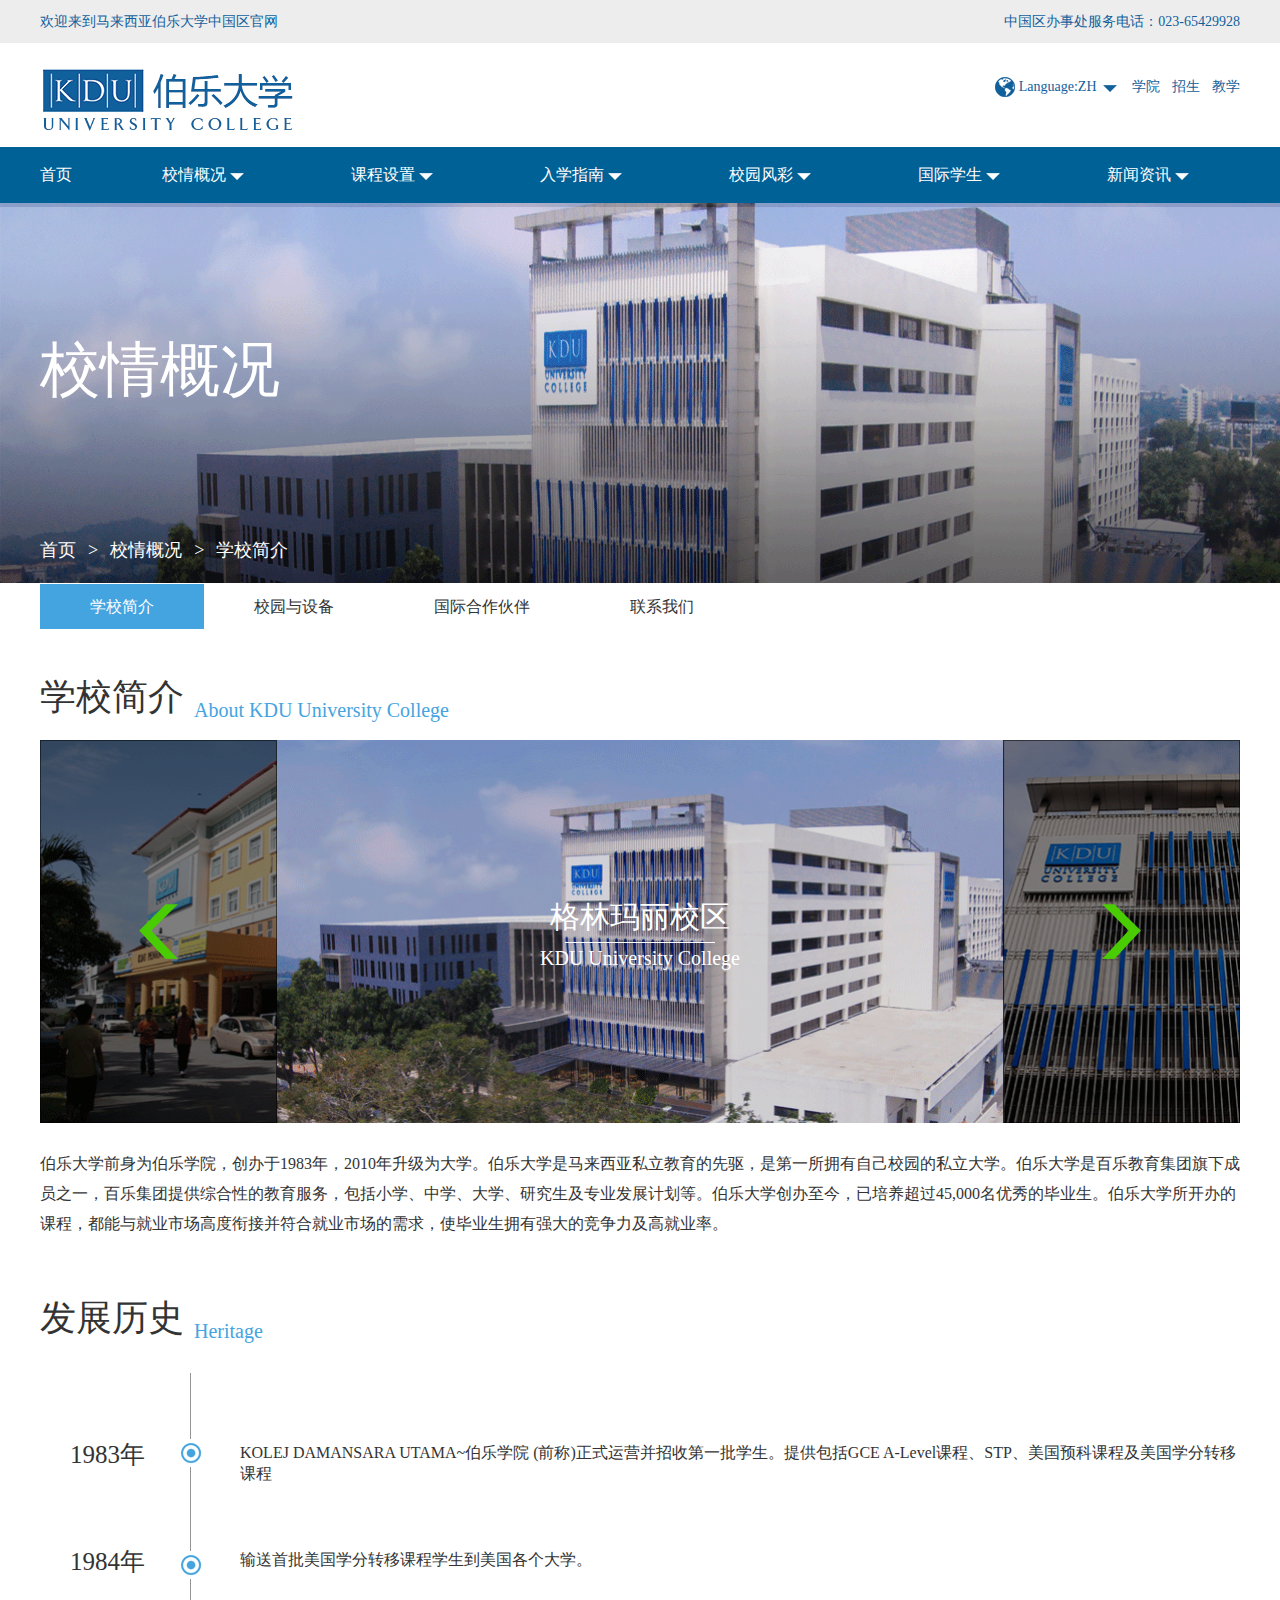
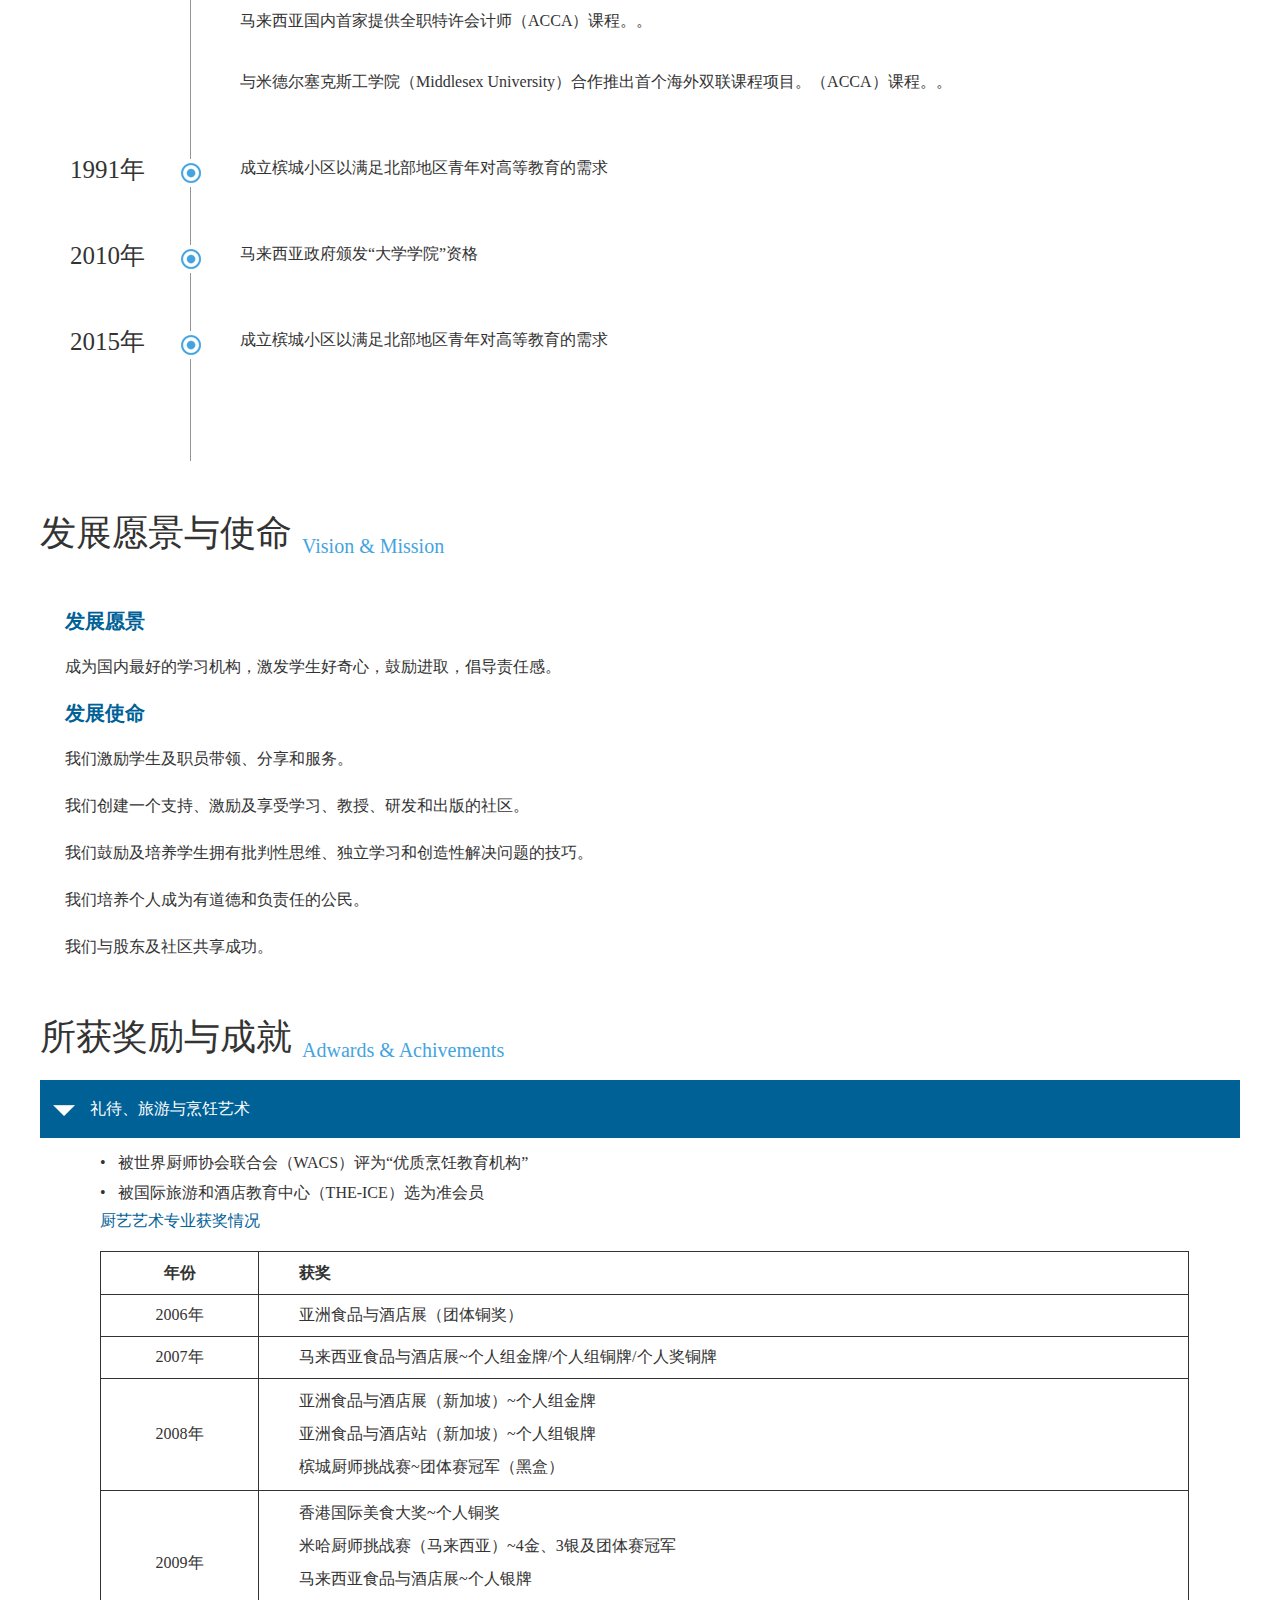
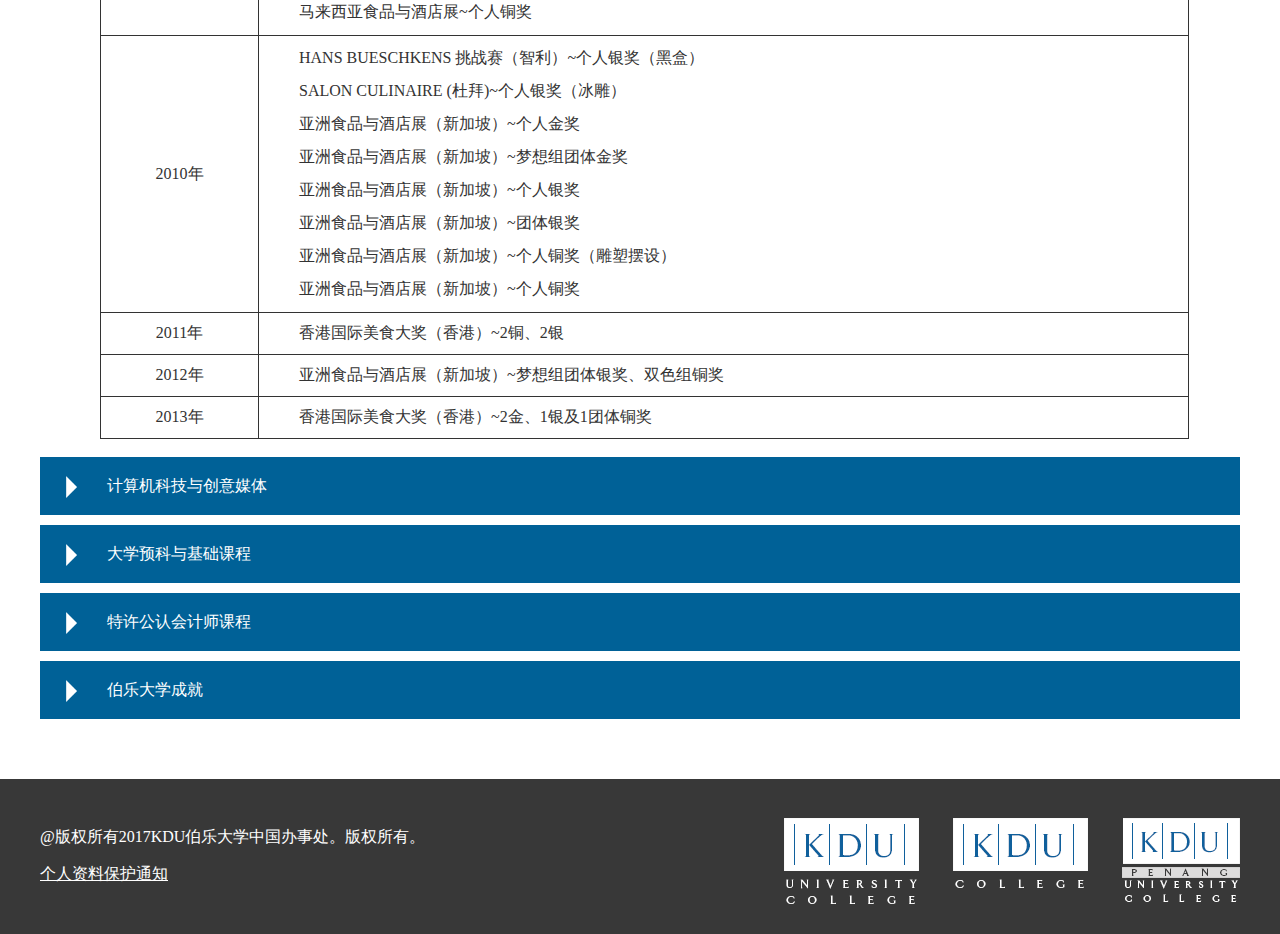
<file: homework/伯乐大学/index.html>
<!doctype html>
<html lang="en">
<head>
    <meta charset="UTF-8">
    <meta name="viewport"
          content="width=device-width, user-scalable=no, initial-scale=1.0, maximum-scale=1.0, minimum-scale=1.0">
    <meta http-equiv="X-UA-Compatible" content="ie=edge">
    <title>Document</title>
    <link rel="stylesheet" href="css/index.css">
</head>
<body>
    <div class="container">
        <div class="top">
            <div class="top1 clear">
                <p>欢迎来到马来西亚伯乐大学中国区官网</p>
                <p>中国区办事处服务电话：023-65429928</p>
            </div>
        </div>
        <div class="logo">
            <div class="top2 clear">
                <i class="icon-logo"></i>
                <ul class="clear">
                    <li>
                        <i class="diqiu"></i>
                        <a href="#">Language:ZH </a>
                        <i class="xueyuan"></i>
                    </li>
                    <li><a href="#">学院</a></li>
                    <li><a href="#">招生</a></li>
                    <li><a href="#">教学</a></li>
                </ul>
            </div>
        </div>
        <div class="header">
            <ul class="menu clear">
                <li><a href="#">首页</a></li>
                <li>
                    <a href="#">校情概况</a>
                    <i class="icon-menu"></i>
                </li>
                <li>
                    <a href="#">课程设置</a>
                    <i class="icon-menu"></i>
                </li>
                <li>
                    <a href="#">入学指南</a>
                    <i class="icon-menu"></i>
                </li>
                <li>
                    <a href="#">校园风彩</a>
                    <i class="icon-menu"></i>
                </li>
                <li>
                    <a href="#">国际学生</a>
                    <i class="icon-menu"></i>
                </li>
                <li>
                    <a href="#">新闻资讯</a>
                    <i class="icon-menu"></i>
                </li>
            </ul>

        </div>
        <div class="banner">
            <div>
                <p class="gaiyao">校情概况</p>
                <p class="span">
                    <a href="#">首页</a><span>></span><a href="#">校情概况</a><span>></span><span>学校简介</span>
                </p>
            </div>
        </div>
        <div class="intro">
            <ul class="intro-menu clear">
                <li><a href="#">学校简介</a></li>
                <li><a href="#">校园与设备</a></li>
                <li><a href="#">国际合作伙伴</a></li>
                <li><a href="#">联系我们</a></li>
            </ul>
            <div class="jianjie">
                <h1>学校简介<span>About KDU University College</span></h1>
                <div class="bg clear">
                    <div class="bor"><a href="#"><i class="icon-zuo"></i></a></div>
                    <div class="bor"><a href="#"><i class="icon-you"></i></a></div>
                    <p class="h">格林玛丽校区</p>
                    <div class="line"></div>
                    <p class="t">KDU University College</p>
                </div>
                <p>伯乐大学前身为伯乐学院，创办于1983年，2010年升级为大学。伯乐大学是马来西亚私立教育的先驱，是第一所拥有自己校园的私立大学。伯乐大学是百乐教育集团旗下成员之一，百乐集团提供综合性的教育服务，包括小学、中学、大学、研究生及专业发展计划等。伯乐大学创办至今，已培养超过45,000名优秀的毕业生。伯乐大学所开办的课程，都能与就业市场高度衔接并符合就业市场的需求，使毕业生拥有强大的竞争力及高就业率。</p>
            </div>
            <div class="history">
                <h1>发展历史<span>Heritage</span></h1>
                <div class="heritage">
                    <ul>
                        <li>
                            <time>1983年</time>
                            <div class="icon-yuan"></div>
                            <div class="history-events">
                                <ul>
                                    <li>KOLEJ DAMANSARA UTAMA~伯乐学院 (前称)正式运营并招收第一批学生。提供包括GCE A-Level课程、STP、美国预科课程及美国学分转移课程</li>
                                </ul>
                            </div>
                        </li>
                        <li>
                            <time>1984年</time>
                            <div class="icon-yuan"></div>
                            <div class="history-events">
                                <ul>
                                    <li>输送首批美国学分转移课程学生到美国各个大学。</li>
	                                <li>马来西亚国内首家提供全职特许会计师（ACCA）课程。。</li>
	                                <li>与米德尔塞克斯工学院（Middlesex University）合作推出首个海外双联课程项目。（ACCA）课程。。</li>
                                </ul>
                            </div>
                        </li>
                        <li>
                            <time>1991年</time>
                            <div class="icon-yuan"></div>
                            <div class="history-events">
                                <ul>
                                    <li>成立槟城小区以满足北部地区青年对高等教育的需求</li>
                                </ul>
                            </div>
                        </li>
                        <li>
                            <time>2010年</time>
                            <div class="icon-yuan"></div>
                            <div class="history-events">
                                <ul>
                                    <li>马来西亚政府颁发“大学学院”资格</li>
                                </ul>
                            </div>
                        </li>
                        <li>
                            <time>2015年</time>
                            <div class="icon-yuan"></div>
                            <div class="history-events">
                                <ul>
                                    <li>成立槟城小区以满足北部地区青年对高等教育的需求</li>
                                </ul>
                            </div>
                        </li>
                    </ul>

                </div>
                    <!--<span>1983</span>-->
                    <!---->
                    <!--<i class="icon-yuan"></i>-->
                    <!--<p>KOLEJ DAMANSARA UTAMA~伯乐学院 (前称)正式运营并招收第一批学生。提供包括GCE A-Level课程、STP、美国预科课程及美国学分转移课程</p>-->

            </div>
            <div class="vision">
                <h1>发展愿景与使命<span>Vision & Mission</span></h1>
                <h2>发展愿景</h2>
                <div><p>成为国内最好的学习机构，激发学生好奇心，鼓励进取，倡导责任感。</p></div>
                <h2>发展使命</h2>
                <p>我们激励学生及职员带领、分享和服务。</p>
                <p>我们创建一个支持、激励及享受学习、教授、研发和出版的社区。</p>
                <p>我们鼓励及培养学生拥有批判性思维、独立学习和创造性解决问题的技巧。</p>
                <p>我们培养个人成为有道德和负责任的公民。</p>
                <p>我们与股东及社区共享成功。</p>
            </div>
            <div class="adwards">
                <h1>所获奖励与成就<span>Adwards & Achivements</span></h1>
                <ul class="aa">
                    <li>
                        <i class="icon-jiantou"></i>
                        <a href="#">礼待、旅游与烹饪艺术</a>
                    </li>
                    <p><span>•</span>被世界厨师协会联合会（WACS）评为“优质烹饪教育机构”</p>
                    <p><span>•</span>被国际旅游和酒店教育中心（THE-ICE）选为准会员</p>
                    <h3>厨艺艺术专业获奖情况</h3>
                    <table>
                        <tbody>
                            <tr>
                                <th>年份</th>
                                <th>获奖</th>
                            </tr>
                            <tr>
                                <td>2006年</td>
                                <td>亚洲食品与酒店展（团体铜奖）</td>
                            </tr>
                            <tr>
                                <td>2007年</td>
                                <td>马来西亚食品与酒店展~个人组金牌/个人组铜牌/个人奖铜牌</td>
                            </tr>
                            <tr>
                                <td>2008年</td>
                                <td>
                                    <p>亚洲食品与酒店展（新加坡）~个人组金牌</p>
                                    <p>亚洲食品与酒店站（新加坡）~个人组银牌</p>
                                    <p>槟城厨师挑战赛~团体赛冠军（黑盒）</p>
                                </td>
                            </tr>
                            <tr>
                                <td>2009年</td>
                                <td>
                                    <p>香港国际美食大奖~个人铜奖</p>
                                    <p>米哈厨师挑战赛（马来西亚）~4金、3银及团体赛冠军</p>
                                    <p>马来西亚食品与酒店展~个人银牌</p>
                                    <p>马来西亚食品与酒店展~个人铜奖</p>

                                </td>
                            </tr>
                            <tr>
                                <td>2010年</td>
                                <td>
                                    <p>HANS BUESCHKENS 挑战赛（智利）~个人银奖（黑盒）</p>
                                    <p>SALON CULINAIRE (杜拜)~个人银奖（冰雕）</p>
                                    <p>亚洲食品与酒店展（新加坡）~个人金奖</p>
                                    <p>亚洲食品与酒店展（新加坡）~梦想组团体金奖</p>
                                    <p>亚洲食品与酒店展（新加坡）~个人银奖</p>
                                    <p>亚洲食品与酒店展（新加坡）~团体银奖</p>
                                    <p>亚洲食品与酒店展（新加坡）~个人铜奖（雕塑摆设）</p>
                                    <p>亚洲食品与酒店展（新加坡）~个人铜奖</p>
                                </td>
                            </tr>
                            <tr>
                                <td>2011年</td>
                                <td>香港国际美食大奖（香港）~2铜、2银</td>
                            </tr>
                            <tr>
                                <td>2012年</td>
                                <td>亚洲食品与酒店展（新加坡）~梦想组团体银奖、双色组铜奖</td>
                            </tr>
                            <tr>
                                <td>2013年</td>
                                <td>香港国际美食大奖（香港）~2金、1银及1团体铜奖</td>
                            </tr>
                        </tbody>
                    </table>

                    <li>
                        <i class="icon-jiantou"></i>
                        <a href="#">计算机科技与创意媒体</a>
                    </li>
                    <li>
                        <i class="icon-jiantou"></i>
                        <a href="#">大学预科与基础课程</a>
                    </li>
                    <li>
                        <i class="icon-jiantou"></i>
                        <a href="#">特许公认会计师课程</a>
                    </li>
                    <li>
                        <i class="icon-jiantou"></i>
                        <a href="#">伯乐大学成就</a>
                    </li>
                </ul>
            </div>

        </div>
        <div class="foot">
            <div class="end clear">
                <div class="left">
                    <p>@版权所有2017KDU伯乐大学中国办事处。版权所有。</p>
                    <a href="#">个人资料保护通知</a>
                </div>
                <div class="right">
                    <i class="icon-l"></i>
                    <i class="icon-m"></i>
                    <i class="icon-r"></i>
                </div>
            </div>
        </div>
    </div>

</body>
</html>
</file>
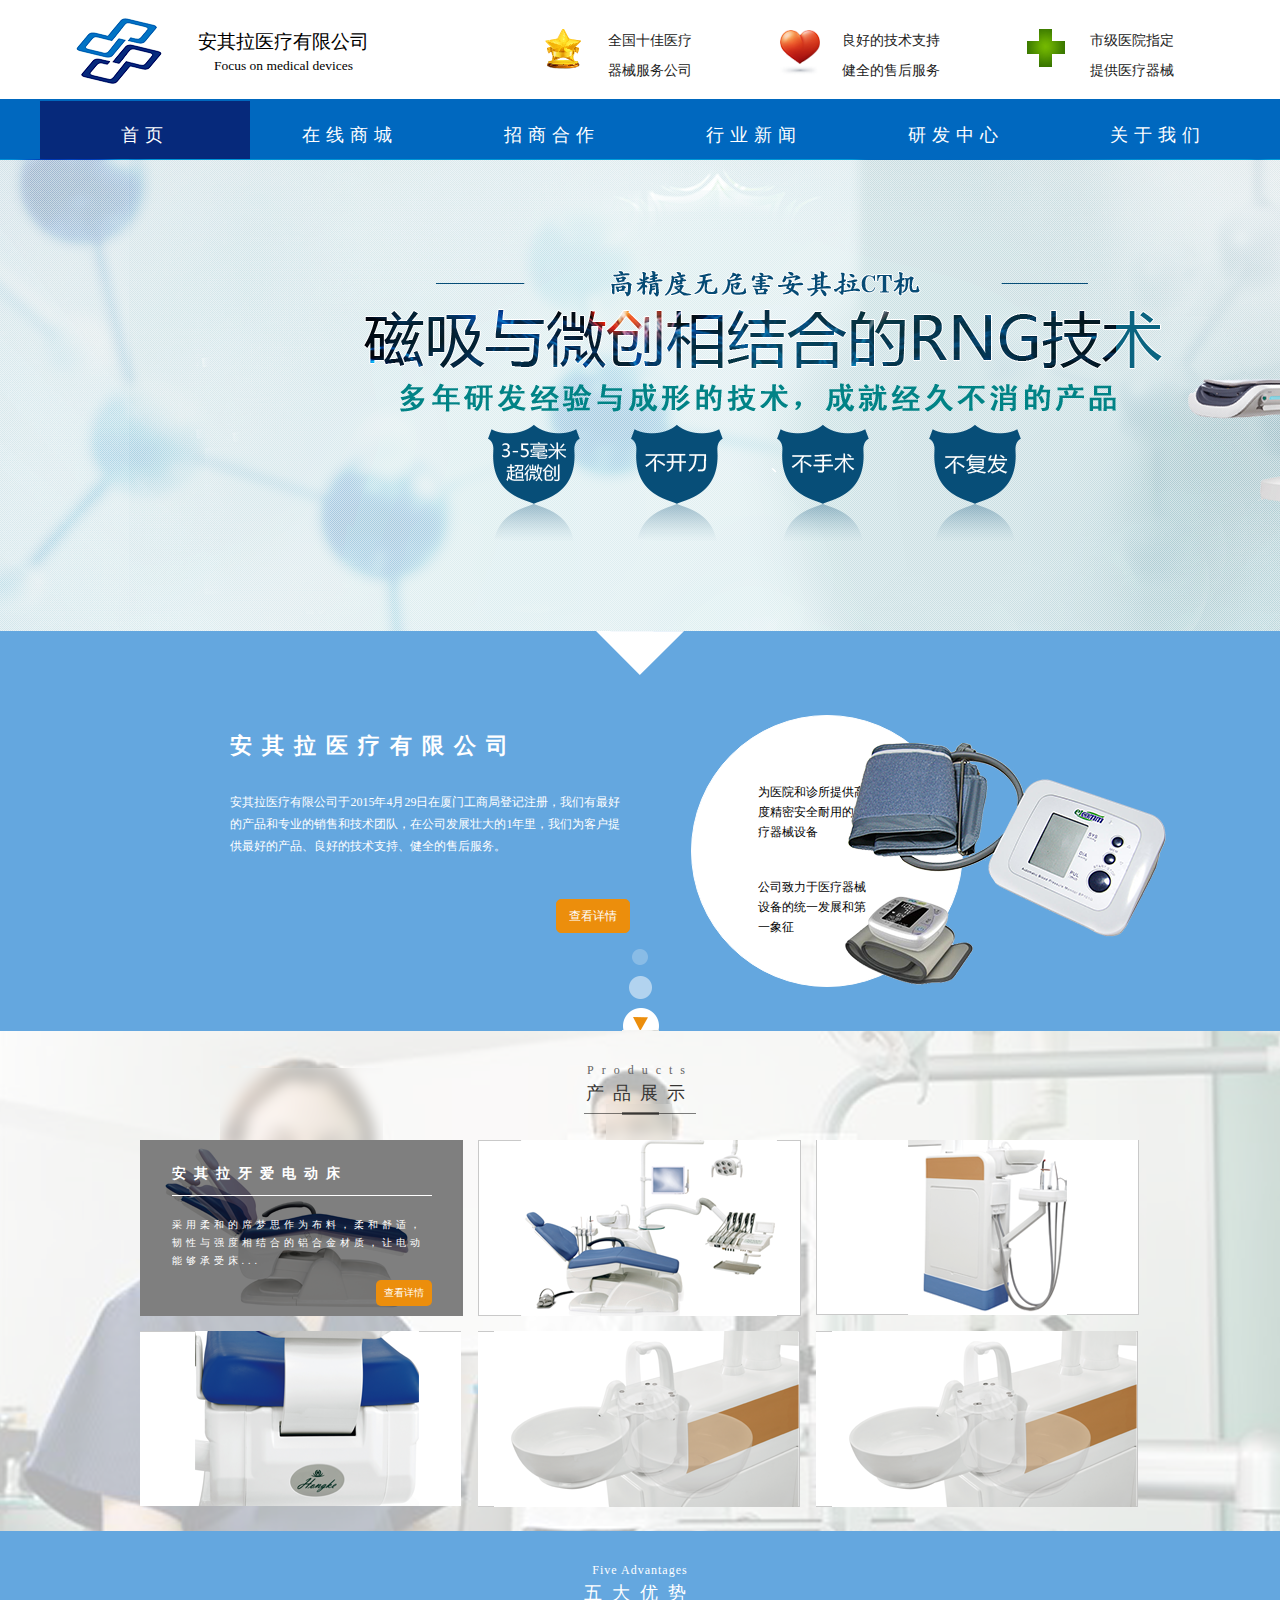
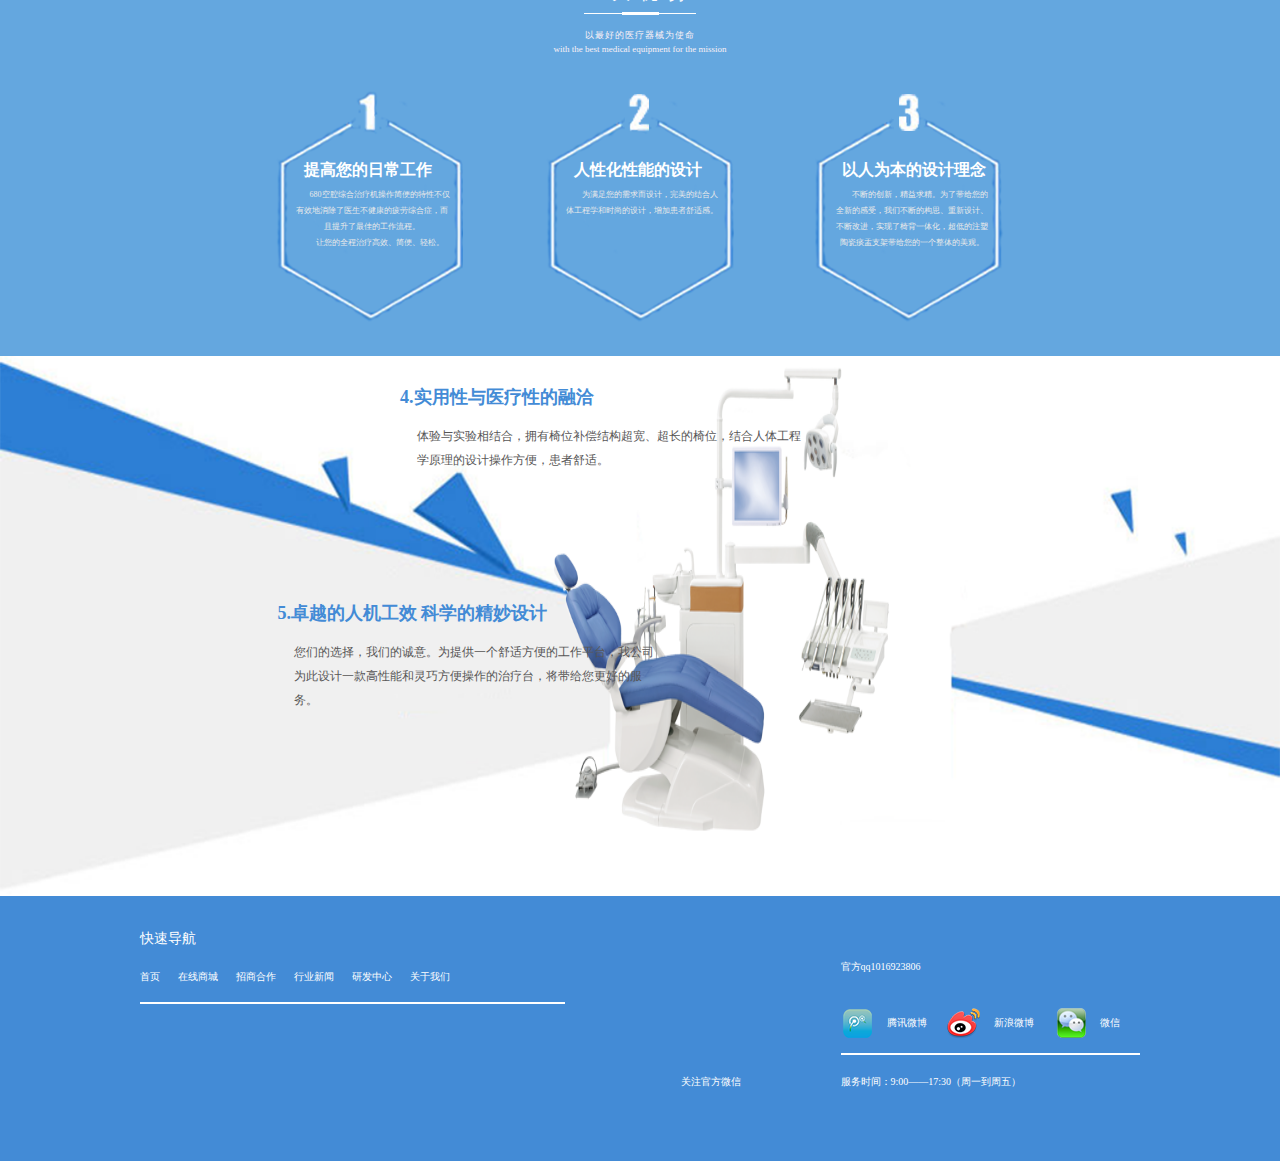
<file: homework/安其拉医疗/index.html>
<!DOCTYPE html>
<html lang="en">
<head>
    <meta charset="UTF-8">
    <meta name="viewport" content="width=device-width, initial-scale=1.0">
    <meta http-equiv="X-UA-Compatible" content="ie=edge">
    <title>Document</title>
    <link rel="stylesheet" href="css/index.css">
</head>
<body>
    <div class="container">
        <div class="navbar clear">
            <div class="logo clear">
                <i class="logo"></i>
            <div class="title">
                <h1>安其拉医疗有限公司</h1>
                <h2>Focus on medical devices</h2>
            </div>
            </div>
            <ul class="award clear">
                <li>
                    <i class="icon-5jiaoxing"></i>
                    <p class="shijia">全国十佳医疗器械服务公司</p>
                </li>
                <li>
                    <i class="icon-heart"></i>
                    <p class="jishu">良好的技术支持健全的售后服务</p>
                </li>
                <li>
                    <i class="icon-shizi"></i>
                    <p class="shiji">市级医院指定提供医疗器械</p>
                </li>
            </ul>
        </div>
        <div class="menu">
            <ul class="clear">
                <li><a href="#">首页</a></li>
                <li><a href="#">在线商城</a></li>
                <li><a href="#">招商合作</a></li>
                <li><a href="#">行业新闻</a></li>
                <li><a href="#">研发中心</a></li>
                <li><a href="#">关于我们</a></li> 
            </ul>
        </div>
        <div class="banner"></div>
        <div class="introduce">
            <div class="sanjiao"></div>
            <i class="qixie"></i>  
            <div class="intro">       
                <h2>安其拉医疗有限公司</h2>
                <p class="intro1">安其拉医疗有限公司于2015年4月29日在厦门工商局登记注册，我们有最好的产品和专业的销售和技术团队，在公司发展壮大的1年里，我们为客户提供最好的产品、良好的技术支持、健全的售后服务。</p>
                 <div>
                    <a  class="xiang" href="#">查看详情</a>
                </div>
            </div> 
            <div class="intros">
                <p class="intro2">为医院和诊所提供高度精密安全耐用的医疗器械设备</p>
                <p class="intro3">公司致力于医疗器械设备的统一发展和第一象征</p>
            </div> 
            <div class="yuanquan"></div>
        </div>
        <div class="products">
            <div class="h">
                <h3 class="title1">Products</h3>
                <h3 class="title2">产品展示</h3>
                <div class="line"></div>
            </div>
            <ul class="product clear">
                <li>
                    <div class="clear">
                        <h4>安其拉牙爱电动床</h4>
                        <p class="explaination">采用柔和的席梦思作为布料，柔和舒适，韧性与强度相结合的铝合金材质，让电动能够承受床...</p>
                        <div>
                            <a  class="xiang" href="#">查看详情</a>
                        </div>
                    </div>
                </li> 
                <li></li>               
                <li></li>               
                <li></li>               
                <li></li>               
                <li></li>                               
            </ul>                       
        </div>
        <div class="advantages">
                <div class="h">
                    <h3 class="title1">Five Advantages</h3>
                    <h3 class="title2">五大优势</h3>
                    <div class="line"></div>
                    <P class="p1">以最好的医疗器械为使命</P>
                    <p class="p2">with the best medical equipment for the mission</p>
                </div>
                <ul class="advantage clear">
                    <li class="adv1">
                        <h3>提高您的日常工作</h3>
                        <p>    680空腔综合治疗机操作简便的特性不仅有效地消除了医生不健康的疲劳综合症，而且提升了最佳的工作流程。</p>
                        <p>让您的全程治疗高效、简便、轻松。</p>
                    </li>
                    <li class="adv2">
                        <h3>人性化性能的设计</h3>
                        <p>     为满足您的需求而设计，完美的结合人体工程学和时尚的设计，增加患者舒适感。</p>
                    </li>
                    <li class="adv3">
                        <h3>以人为本的设计理念</h3>
                        <p>    不断的创新，精益求精。为了带给您的全新的感受，我们不断的构思、重新设计、不断改进，实现了椅背一体化，超低的注塑陶瓷痰盂支架带给您的一个整体的美观。</p>
                    </li>
                </ul>
        </div>
        <div class="advantages2">
            <div class="adv4">
                <h4>4.实用性与医疗性的融洽</h4>
                <p>体验与实验相结合，拥有椅位补偿结构超宽、超长的椅位，结合人体工程学原理的设计操作方便，患者舒适。</p>
            </div>
            <div class="adv5">
                <h4>5.卓越的人机工效   科学的精妙设计</h4>
                <p>您们的选择，我们的诚意。为提供一个舒适方便的工作平台，我公司为此设计一款高性能和灵巧方便操作的治疗台，将带给您更好的服务。</p>
            </div>

        </div>
        <div class="foot clear">
            <div class="footer">
                <div class="foot-left">
                    <p>快速导航</p>
                    <ul class="clear">
                        <li><a href="#">首页</a></li>
                        <li><a href="#">在线商城</a></li>
                        <li><a href="#">招商合作</a></li>
                        <li><a href="#">行业新闻</a></li>
                        <li><a href="#">研发中心</a></li>
                        <li><a href="#">关于我们</a></li> 
                    </ul>
                </div>
                <div class="foot-right clear">
                    <div class="guanwei">关注官方微信</div>
                    <div class="guanzhu">
                        <p>官方qq1016923806</p>
                        <div>
                            <ul class="clear">
                                <li>
                                    <i class="icon-tencen"></i>
                                    <span>腾讯微博</span>
                                </li>
                                <li>
                                    <i class="icon-sina"></i>
                                    <span>新浪微博</span>
                                </li>
                                <li>
                                    <i class="icon-wechat"></i>
                                    <span>微信</span>
                                </li>
                            </ul>
                            <p>服务时间：9:00——17:30（周一到周五）</p>
                        </div>
                    </div>
                </div>
            </div>

        </div>
        

    </div>
    
</body>
</html>
</file>
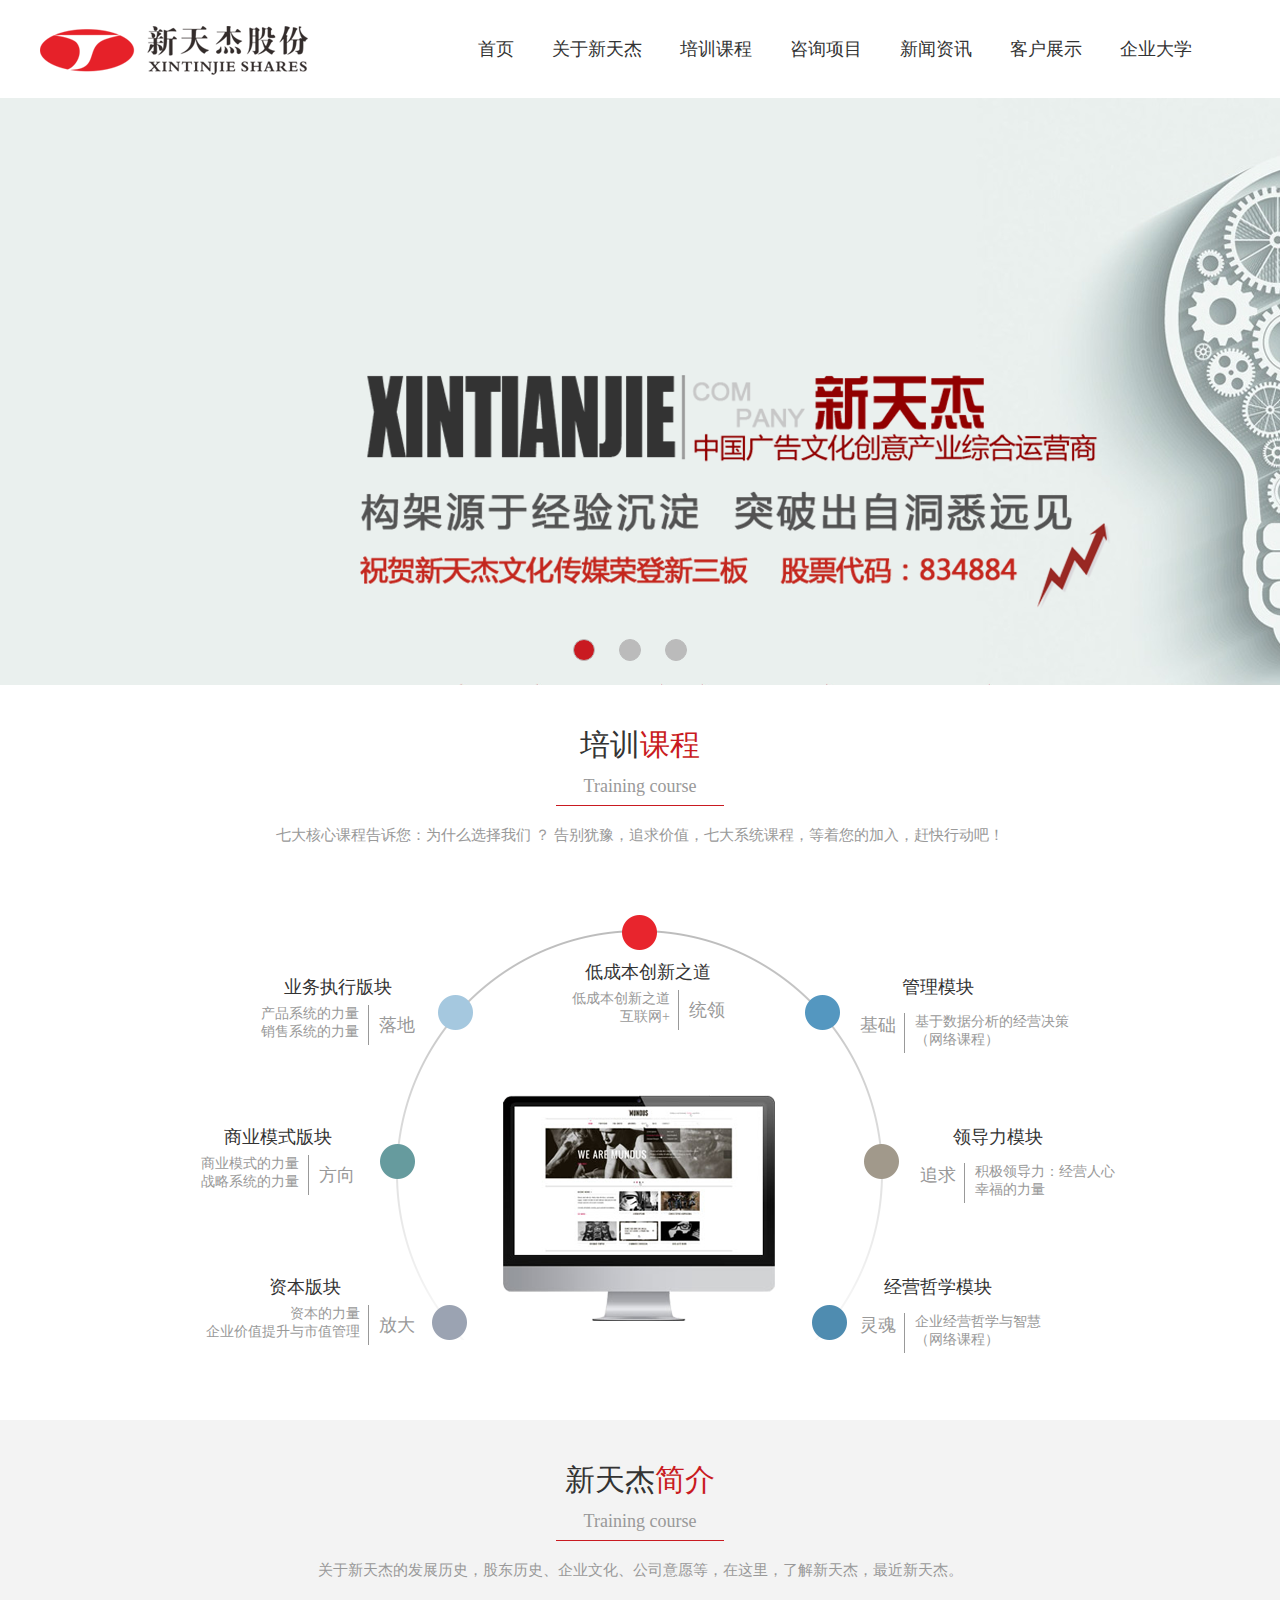
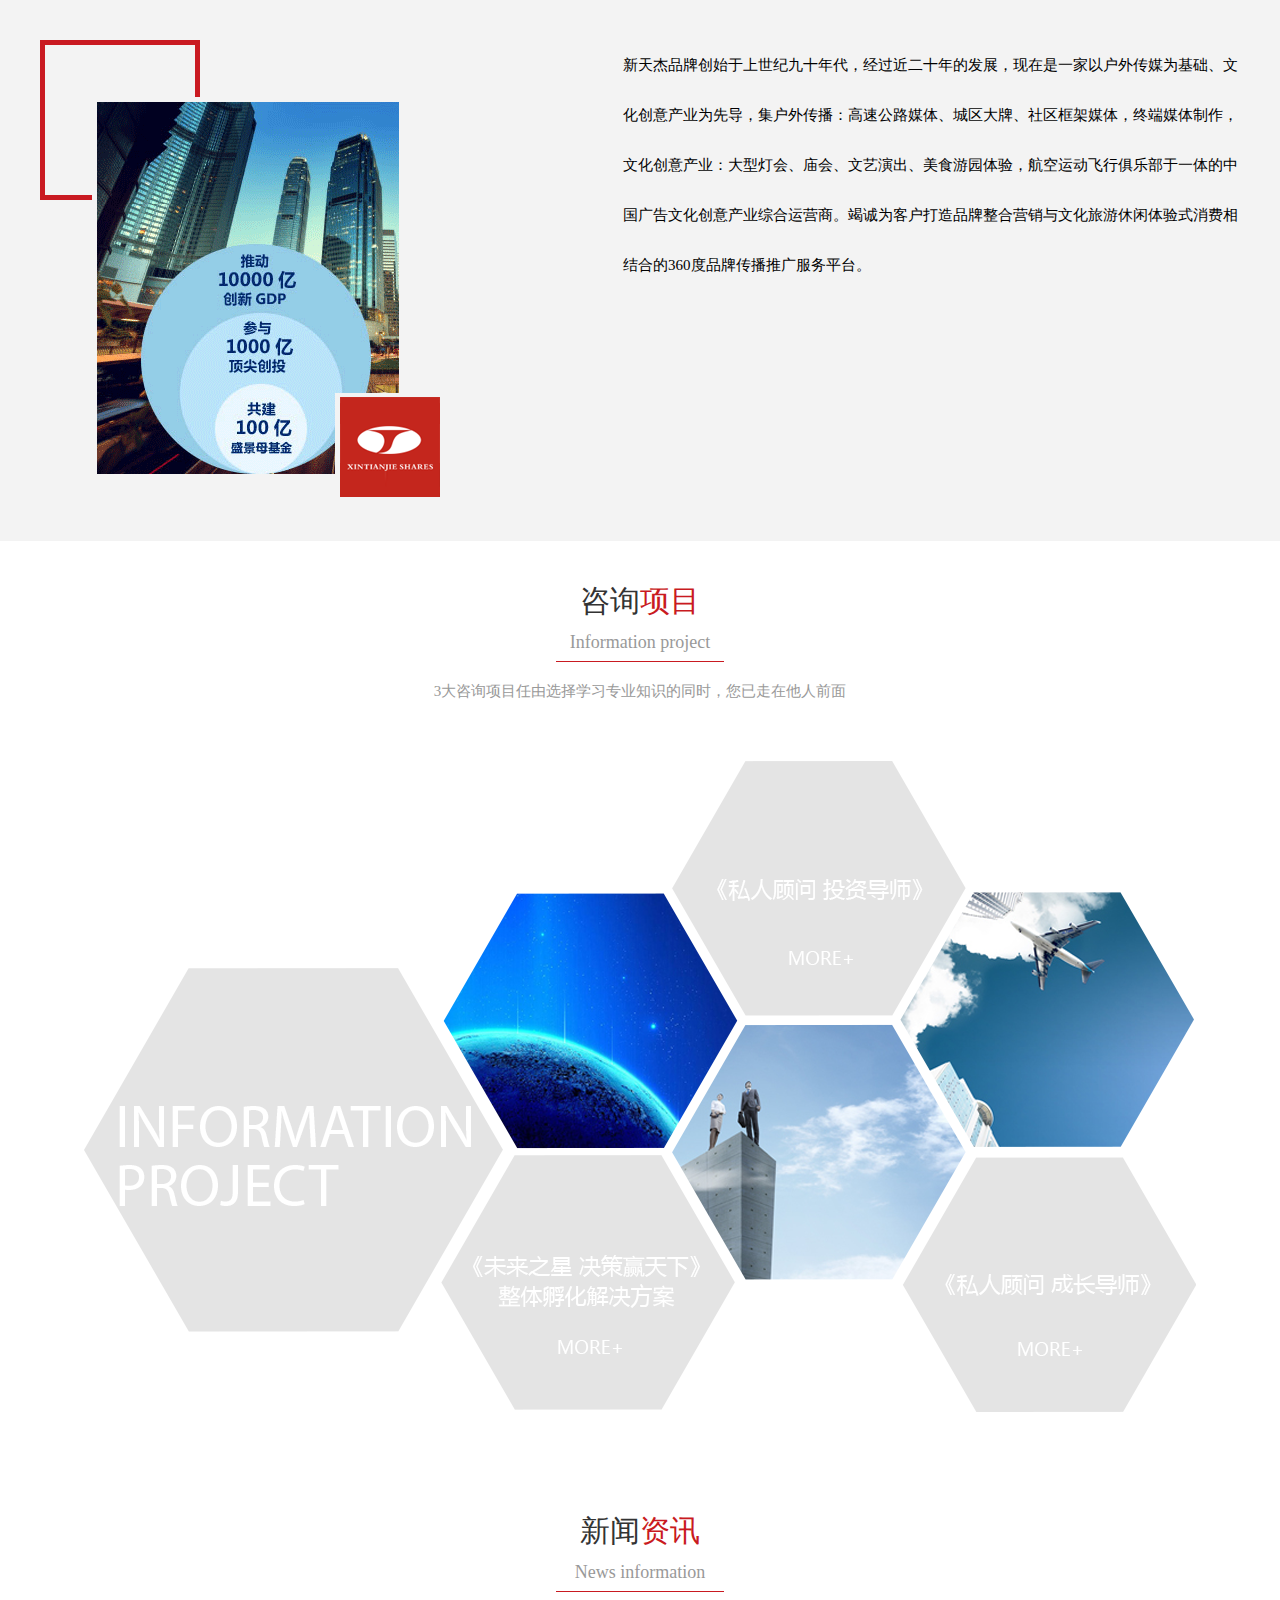
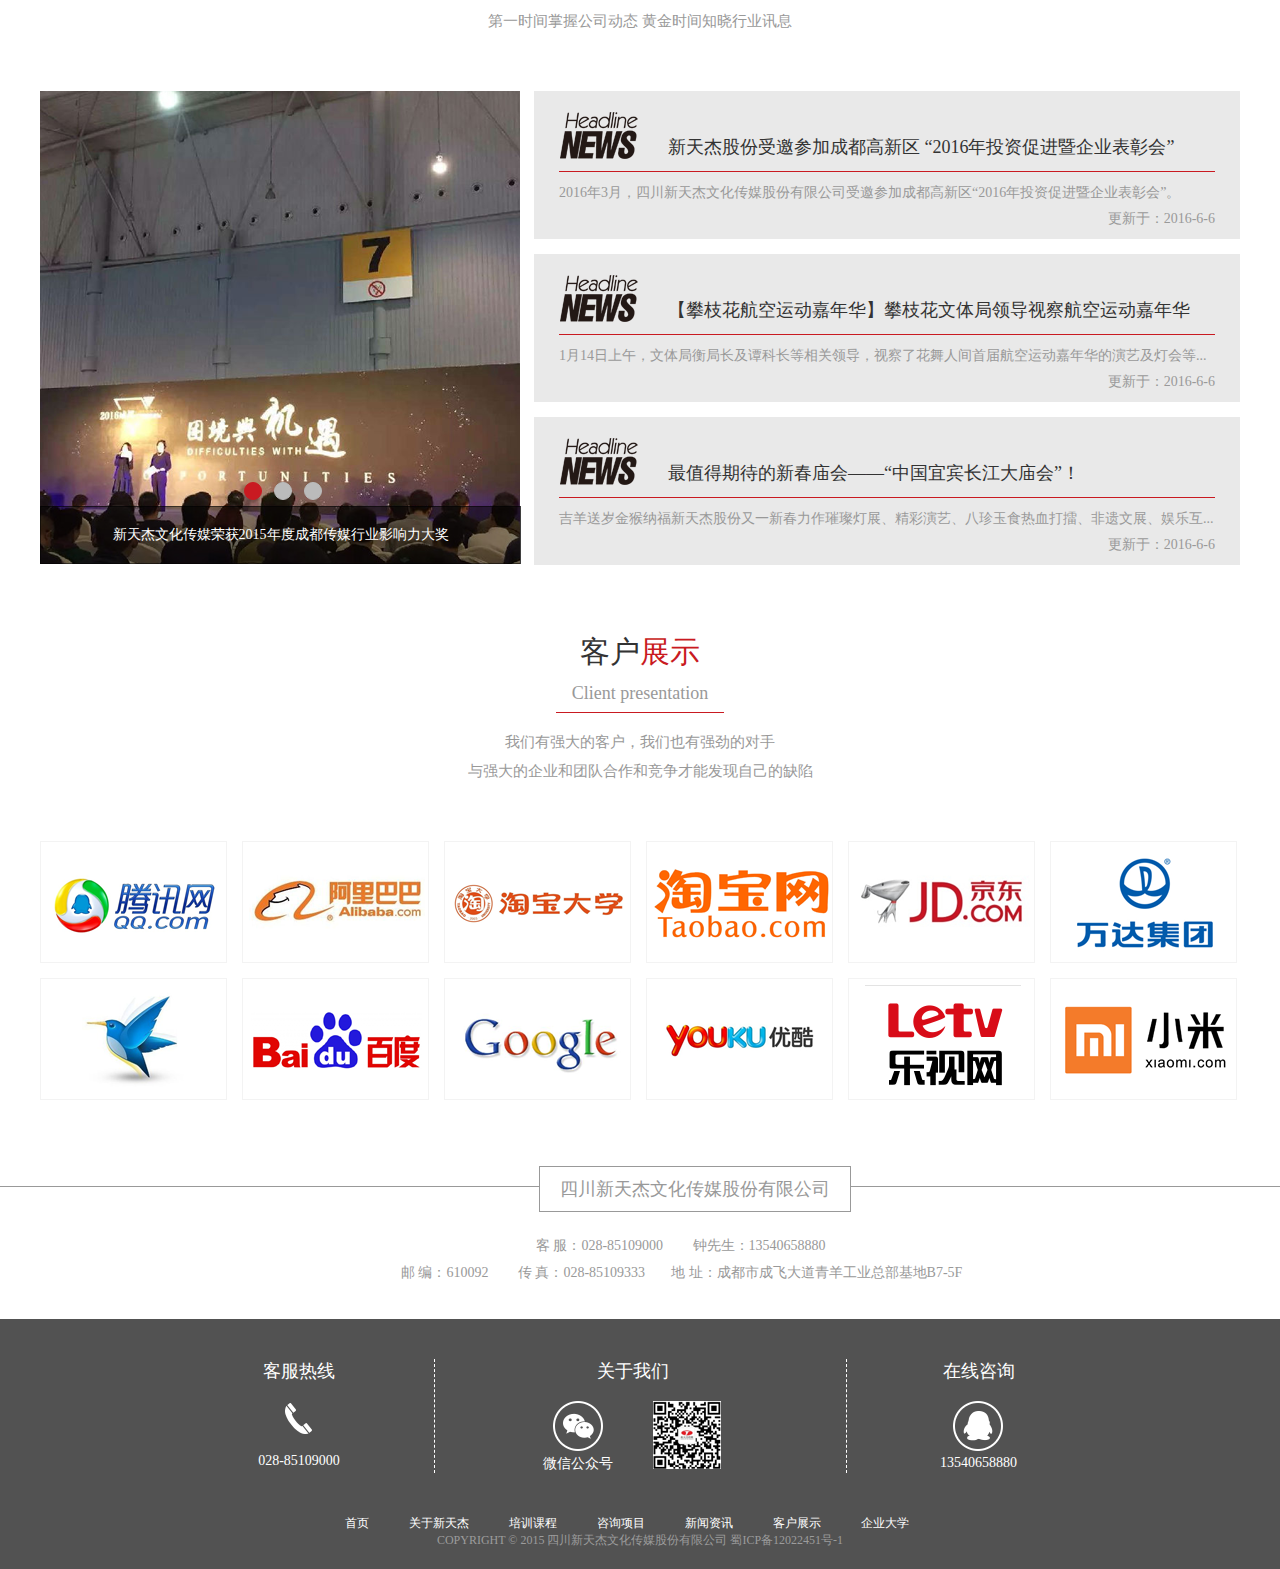
<file: homework/新天杰/index.html>
<!DOCTYPE html>
<html lang="en">
<head>
    <meta charset="UTF-8">
    <meta name="viewport" content="width=device-width, initial-scale=1.0">
    <meta http-equiv="X-UA-Compatible" content="ie=edge">
    <title>Document</title>
    <link rel="stylesheet" href="css/index.css">
</head>
<body>
    <div class="container clear">
        <div class="head clear">
            <div class="logo">
                <i class="icon-logo"></i>
            </div>
            <ul class="menu clear">
                <li><a href="#">首页</a></li>
                <li><a href="#">关于新天杰</a></li>
                <li><a href="#">培训课程</a></li>
                <li><a href="#">咨询项目</a></li>
                <li><a href="#">新闻资讯</a></li>
                <li><a href="#">客户展示</a></li>
                <li><a href="#">企业大学</a></li>             
            </ul>
        </div>
        <div class="banner">
             <ul>
                <li><a href="#"></a></li>
            </ul>
            <div class="round">
                <span class="on"></span>
                <span></span>
                <span></span>          
            </div>
        </div>
        <div class="training">
            <div class="title">
                <center><h1>培训<p class="p1">课程</p></h1></center>
                <h2>Training course</h2>
                <p>七大核心课程告诉您：为什么选择我们 ？ 告别犹豫，追求价值，七大系统课程，等着您的加入，赶快行动吧！</p>
            </div>
            <div class="seven" >
                <div class="qi1 clear">
                    <h4>业务执行版块</h4>
                    <div>
                        <p>产品系统的力量</p>
                        <p>销售系统的力量</p>
                    </div>
                    <span>落地</span>
                </div>
                <div class="qi2 clear">
                    <h4>低成本创新之道</h4>
                    <div>
                        <p>低成本创新之道</p>
                        <p>互联网+</p>
                    </div>
                    <span>统领</span>
                </div>
                <div class="qi3 clear">
                    <h4>管理模块</h4>
                   <span>基础</span>
                    <div>
                        <p>基于数据分析的经营决策</p>
                        <p>（网络课程）</p>
                    </div>
                </div>
                <div class="qi4 clear">
                    <h4>商业模式版块</h4>
                    <div>
                        <p>商业模式的力量</p>
                        <p>战略系统的力量</p>
                    </div>
                    <span>方向</span>
                </div>
                <div class="qi5 clear">
                    <h4>领导力模块</h4>
                    <span>追求</span>
                    <div>
                        <p>积极领导力：经营人心</p>
                        <p>幸福的力量</p>
                    </div>
                    
                </div>
                <div class="qi6 clear">
                    <h4>资本版块</h4>
                    <div>
                        <p>资本的力量</p>
                        <p>企业价值提升与市值管理</p>
                    </div>
                    <span>放大</span>
                </div>
                <div class="qi7 clear">
                    <h4>经营哲学模块</h4>
                    <span>灵魂</span>
                    <div>
                        <p>企业经营哲学与智慧</p>
                        <p>（网络课程）</p>
                    </div>
                </div>
            </div>

        </div>
        <div class="intro">
            <div class="introd">
                <div class="title">
                    <center><h1>新天杰<p class="p1">简介</p></h1></center>
                    <h2>Training course</h2>
                    <p>关于新天杰的发展历史，股东历史、企业文化、公司意愿等，在这里，了解新天杰，最近新天杰。</p>
                </div>
                <div class="intros clear">
                    <div class="intros-left">
                        <div class="kuang"></div>
                        <i class="icon-intro1"></i>
                        <i class="icon-intro2"></i>                   
                    </div>
                    <div class="intros-right">
                        <p>新天杰品牌创始于上世纪九十年代，经过近二十年的发展，现在是一家以户外传媒为基础、文化创意产业为先导，集户外传播：高速公路媒体、城区大牌、社区框架媒体，终端媒体制作，文化创意产业：大型灯会、庙会、文艺演出、美食游园体验，航空运动飞行俱乐部于一体的中国广告文化创意产业综合运营商。竭诚为客户打造品牌整合营销与文化旅游休闲体验式消费相结合的360度品牌传播推广服务平台。</p>
                    </div>
                </div>
            </div>
        </div>
        <div class="zixun">
            <div class="title">
                <center><h1>咨询<p class="p1">项目</p></h1></center>
                <h2>Information project</h2>
                <p>3大咨询项目任由选择学习专业知识的同时，您已走在他人前面</p>
            </div>
            <div class="datu">
                <i class="icon-zixun"></i>
            </div>
        </div>
        <div class="xinwen">
            <div class="title">
                <center><h1>新闻<p class="p1">资讯</p></h1></center>
                <h2>News information</h2>
                <p>第一时间掌握公司动态 黄金时间知晓行业讯息</p>
            </div>
            <div class="xinwenyaoqing clear">
                <div class="yaoqing">
                    <ul>
                        <li><a href="#"></a></li>
                    </ul>
                    <div class="round">
                        <span class="on"></span>
                        <span></span>
                        <span></span>          
                    </div>
                     <p>新天杰文化传媒荣获2015年度成都传媒行业影响力大奖</p>
                </div>
                <ul class="xinwens">
                    <li class="clear">
                        <i class="icon-logo2"></i>
                        <p class="p1">新天杰股份受邀参加成都高新区 “2016年投资促进暨企业表彰会”</p>
                        <p class="p2">2016年3月，四川新天杰文化传媒股份有限公司受邀参加成都高新区“2016年投资促进暨企业表彰会”。</p>
                        <p class="p3">更新于：2016-6-6</p>

                    </li>
                       <li class="clear">
                        <i class="icon-logo2"></i>
                        <p class="p1">【攀枝花航空运动嘉年华】攀枝花文体局领导视察航空运动嘉年华</p>
                        <p class="p2">1月14日上午，文体局衡局长及谭科长等相关领导，视察了花舞人间首届航空运动嘉年华的演艺及灯会等...</p>
                        <p class="p3">更新于：2016-6-6</p>

                    </li>
                       <li class="clear"> 
                        <i class="icon-logo2"></i>
                        <p class="p1">最值得期待的新春庙会——“中国宜宾长江大庙会”！</p>
                        <p class="p2">吉羊送岁金猴纳福新天杰股份又一新春力作璀璨灯展、精彩演艺、八珍玉食热血打擂、非遗文展、娱乐互...</p>
                        <p class="p3">更新于：2016-6-6</p>

                    </li>
                    
                                        
                </ul>
            </div>
        </div>
        <div class="customers">
            <div class="title">
                <center><h1>客户<p class="p1">展示</p></h1></center>
                <h2>Client presentation</h2>
                <p class="cp1">我们有强大的客户，我们也有强劲的对手</p>
                <p class="cp2">与强大的企业和团队合作和竞争才能发现自己的缺陷</p>
            </div>
            <ul class="clear">
                <li><i class="icon-1"></i></li>
                <li><i class="icon-2"></i></li>
                <li><i class="icon-3"></i></li>
                <li><i class="icon-4"></i></li>
                <li><i class="icon-5"></i></li>
                <li><i class="icon-6"></i></li>
                <li><i class="icon-7"></i></li>
                <li><i class="icon-8"></i></li>
                <li><i class="icon-9"></i></li>
                <li><i class="icon-10"></i></li>
                <li><i class="icon-11"></i></li>
                <li><i class="icon-12"></i></li>                
                                
            </ul>

        </div>
        <div class="linend">
            <div class="line"></div>
            <div class="end">
                <div><h3>四川新天杰文化传媒股份有限公司</h3></div>
                <div class="span1">
                    <p>客 服：028-85109000 <span>钟先生：13540658880</span> </p>
                </div>
                <div class="span2"> 
<p><span>邮 编：610092</span> <span>传 真：028-85109333</span>地 址：成都市成飞大道青羊工业总部基地B7-5F</p>
                </div>
            </div>
        </div>
        <div class="footer">
            <ul class="telep clear">
                <li>
                    <center><h4>客服热线</h4></center>
                    <center><i class="tele"></i></center>
                    <center><p>028-85109000</p></center>
                </li>
                <li class="clear">
                    <center><h4>关于我们</h4></center>
                    <div>
                        <i class="wechat"></i>
                        <p>微信公众号</p>
                    </div>
                        <i class="gongzhonghao"></i>
                </li>
                <li>
                    <center><h4>在线咨询</h4></center>
                    <center><i class="qq"></i></center>
                    <center><p>13540658880</p></center>
                </li>
            </ul>
            <ul class="foot clear">
                <li><a href="#">首页</a></li>
                <li><a href="#">关于新天杰</a></li>
                <li><a href="#">培训课程</a></li>
                <li><a href="#">咨询项目</a></li>
                <li><a href="#">新闻资讯</a></li>
                <li><a href="#">客户展示</a></li>
                <li><a href="#">企业大学</a></li>      
            </ul>
            <center><p>COPYRIGHT © 2015 四川新天杰文化传媒股份有限公司 蜀ICP备12022451号-1</p></center>
        </div>



        
    </div>
    
    
</body>
</html>
</file>
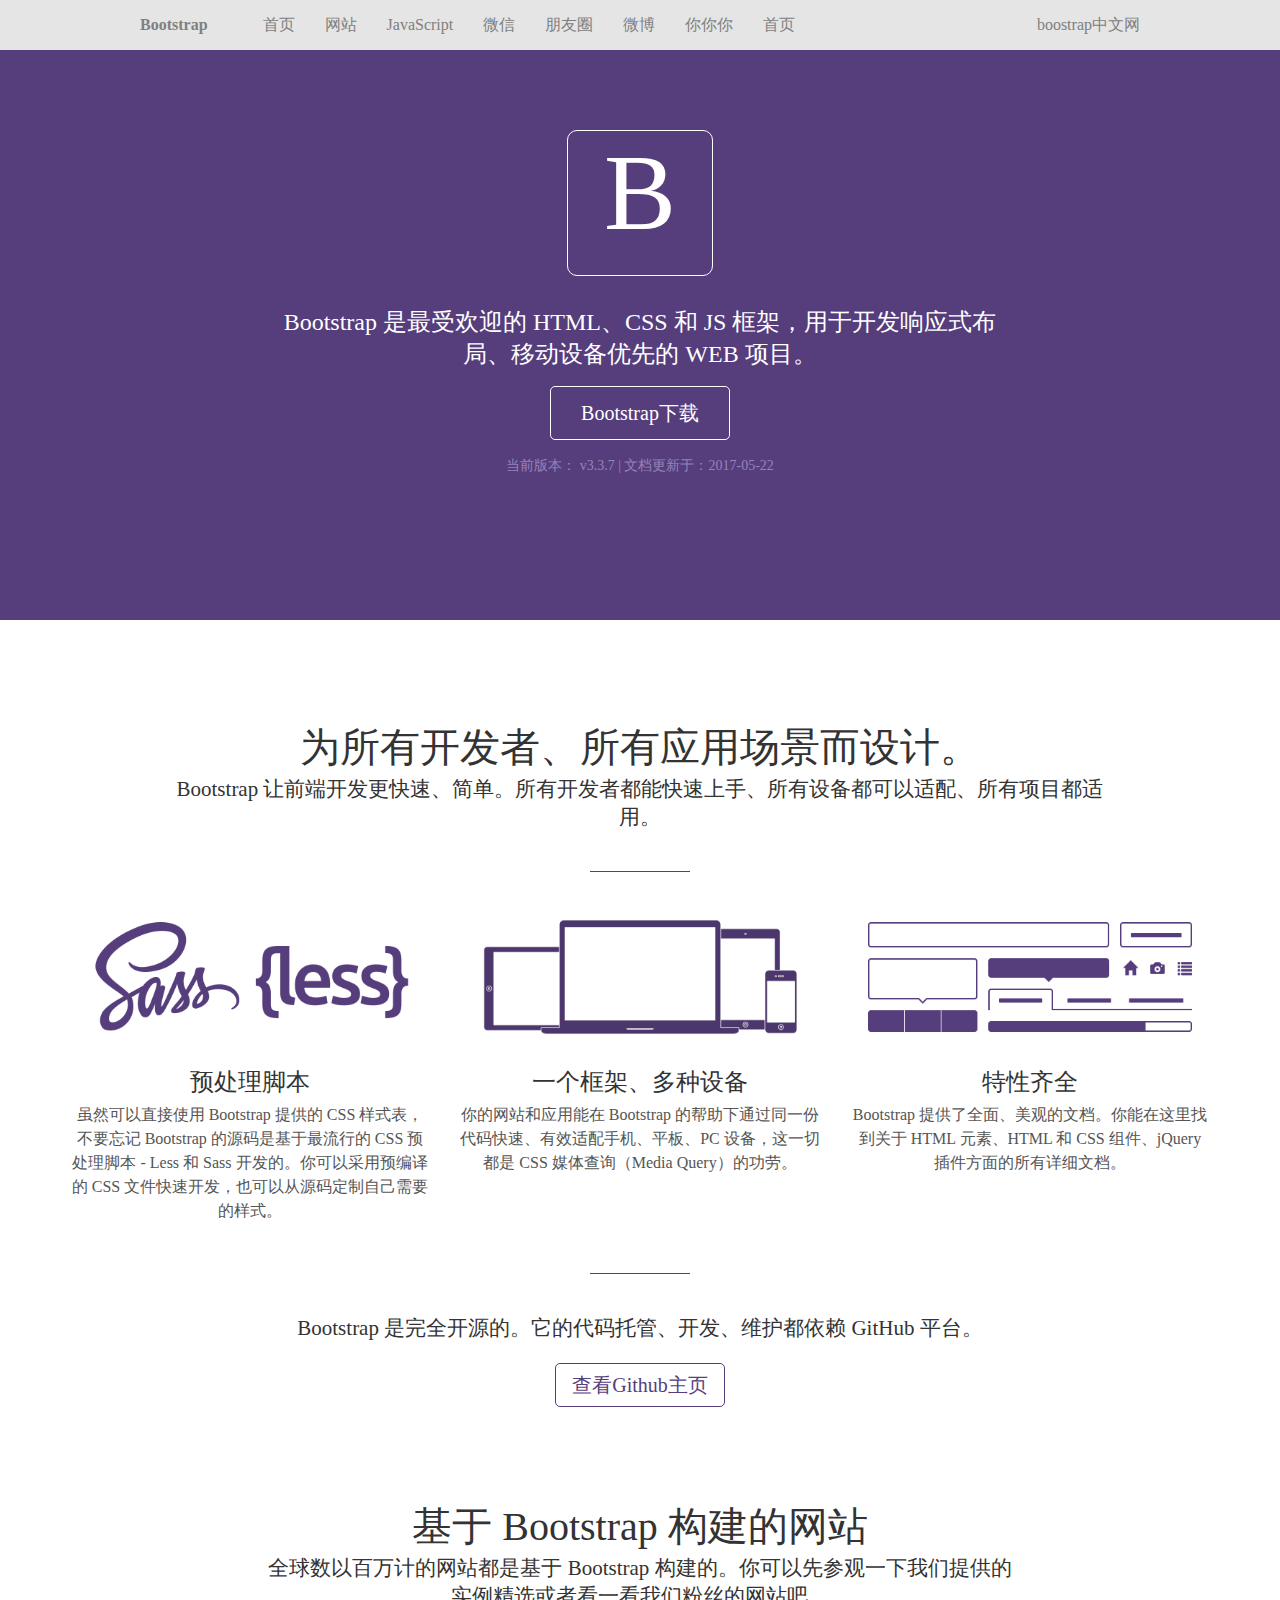
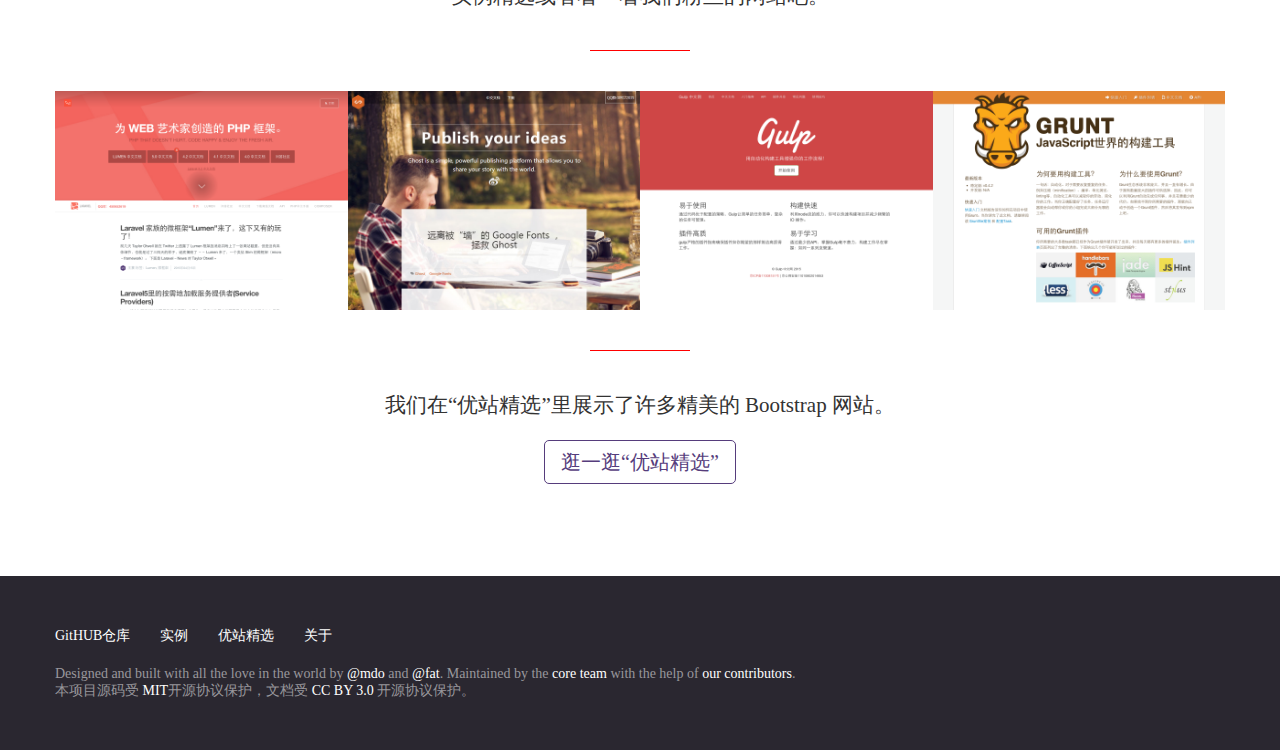
<file: homework/Bootstrap/0703.html>
<!DOCTYPE html>
<html lang="en">
<head>
    <meta charset="UTF-8">
    <meta name="viewport" content="width=device-width, initial-scale=1.0">
    <meta http-equiv="X-UA-Compatible" content="ie=edge">
    <title>Bootstrap</title>
    <link rel="stylesheet" href="css/0703.css">
</head>
<body>
    <nav class="navbar">
        <div class="container clear">
            <div class="navbar-header">Bootstrap</div>
            <ul class="nav navbar-nav clear">
                <li><a href="#">首页</a></li>
                <li><a href="#">网站</a></li>
                <li><a href="#">JavaScript</a></li>
                <li><a href="#">微信</a></li>
                <li><a href="#">朋友圈</a></li>
                <li><a href="#">微博</a></li>
                <li><a href="#">你你你</a></li>
                <li><a href="#">首页</a></li>
            </ul>
            <div class="num ">
                <a href="#">boostrap中文网</a>
            </div>
        </div>


    </nav>
    <div class="doc-head">
        <span>B</span>
        <p class="title">Bootstrap 是最受欢迎的 HTML、CSS 和 JS 框架，用于开发响应式布局、移动设备优先的 WEB 项目。</p>
        <a href="#">Bootstrap下载</a>
        <p class="version">当前版本： v3.3.7 | 文档更新于：2017-05-22</p>

    </div>
     <div class="round">
            <h2 class="ttitle">为所有开发者、所有应用场景而设计。</h2>
            <p class="ahead">Bootstrap 让前端开发更快速、简单。所有开发者都能快速上手、所有设备都可以适配、所有项目都适用。</p>
            <div class="line"></div>
            <ul class="clear">
                
                <li>
                    <img src="image/sass-less.png" alt="">
                    <h3>预处理脚本</h3>
                    <p>虽然可以直接使用 Bootstrap 提供的 CSS 样式表，不要忘记 Bootstrap 的源码是基于最流行的 CSS 预处理脚本 - Less 和 Sass 开发的。你可以采用预编译的 CSS 文件快速开发，也可以从源码定制自己需要的样式。</p>
                </li>
                 <li>
                    <img src="image/devices.png" alt="">
                    <h3>一个框架、多种设备</h3>
                    <p>你的网站和应用能在 Bootstrap 的帮助下通过同一份代码快速、有效适配手机、平板、PC 设备，这一切都是 CSS 媒体查询（Media Query）的功劳。</p>
                </li>
                <li>
                    <img src="image/components.png" alt="">
                    <h3>特性齐全</h3>
                    <p>Bootstrap 提供了全面、美观的文档。你能在这里找到关于 HTML 元素、HTML 和 CSS 组件、jQuery 插件方面的所有详细文档。</p>
                </li>
             
            </ul>
            <div class="line"></div>
            <p class="middle">Bootstrap 是完全开源的。它的代码托管、开发、维护都依赖 GitHub 平台。</p>
            <a href="#">查看Github主页</a>
    </div>
    <div class="around ">  
        <h2 class="ttitle">基于 Bootstrap 构建的网站</h2>
        <p class="ahead">全球数以百万计的网站都是基于 Bootstrap 构建的。你可以先参观一下我们提供的实例精选或者看一看我们粉丝的网站吧。</p>
        <div class="line"></div>
        <div class="clear">
            <img src="image/1.png" alt="" >
            <img src="image/2.jpg" alt="" >
            <img src="image/3.png" alt="" >
            <img src="image/4.png" alt="" >
        </div>
        <div class="line"></div>
        <p class="middle">我们在“优站精选”里展示了许多精美的 Bootstrap 网站。</p>
        <a href="#">逛一逛“优站精选”</a>
    </div>  
    <div class="foot">
        <div class="conteiner">
            <ul class="footstep clear">
                <li><a href="#">GitHUB仓库</a></li>
                <li><a href="#">实例</a></li>
                <li><a href="#">优站精选</a></li>
                <li><a href="#">关于</a></li>
            </ul>
            <p>Designed and built with all the love in the world by <a href="#">@mdo</a> and <a href="#">@fat</a>. Maintained by the <a href="#">core team</a> with the help of <a href="#">our contributors</a>.</p>
            <p>本项目源码受<a href="#"> MIT</a>开源协议保护，文档受 <a href="#">CC BY 3.0 </a>开源协议保护。</p>
        </div>
    </div>
</body>
</html>
</file>
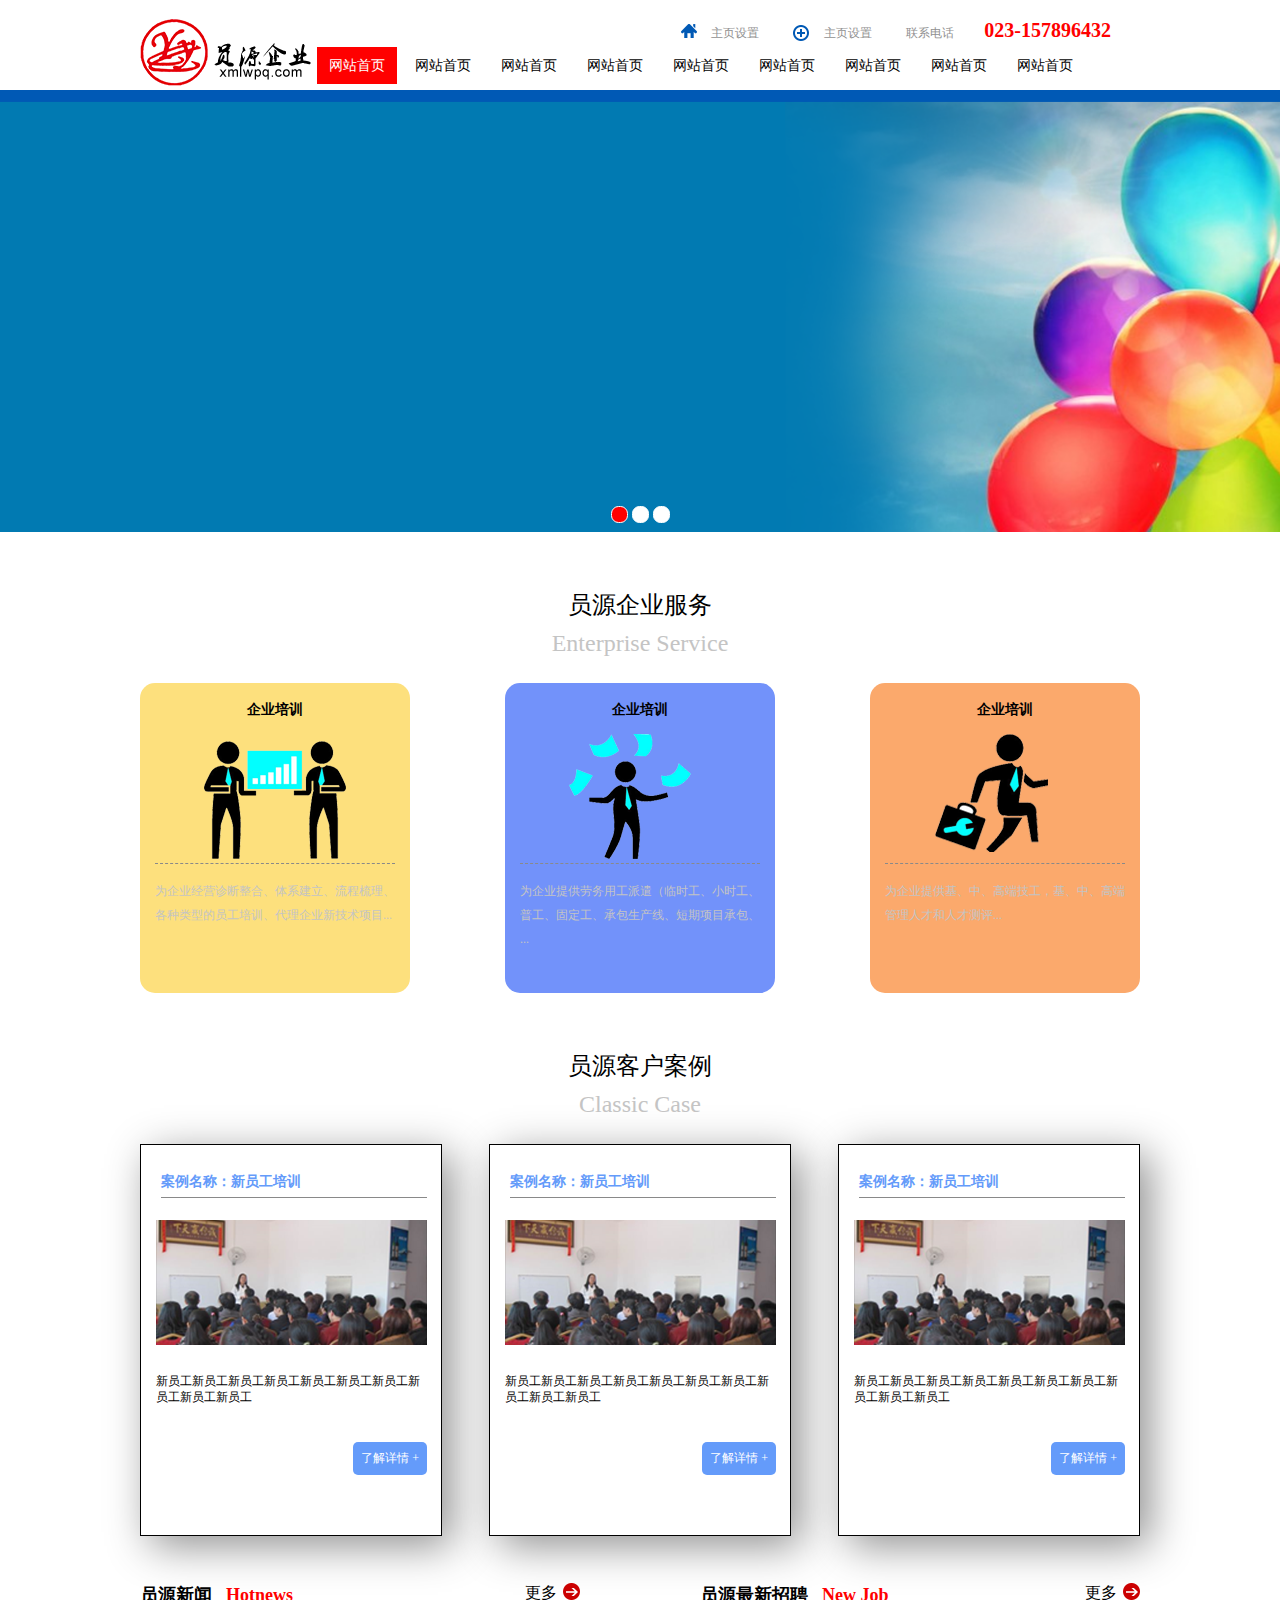
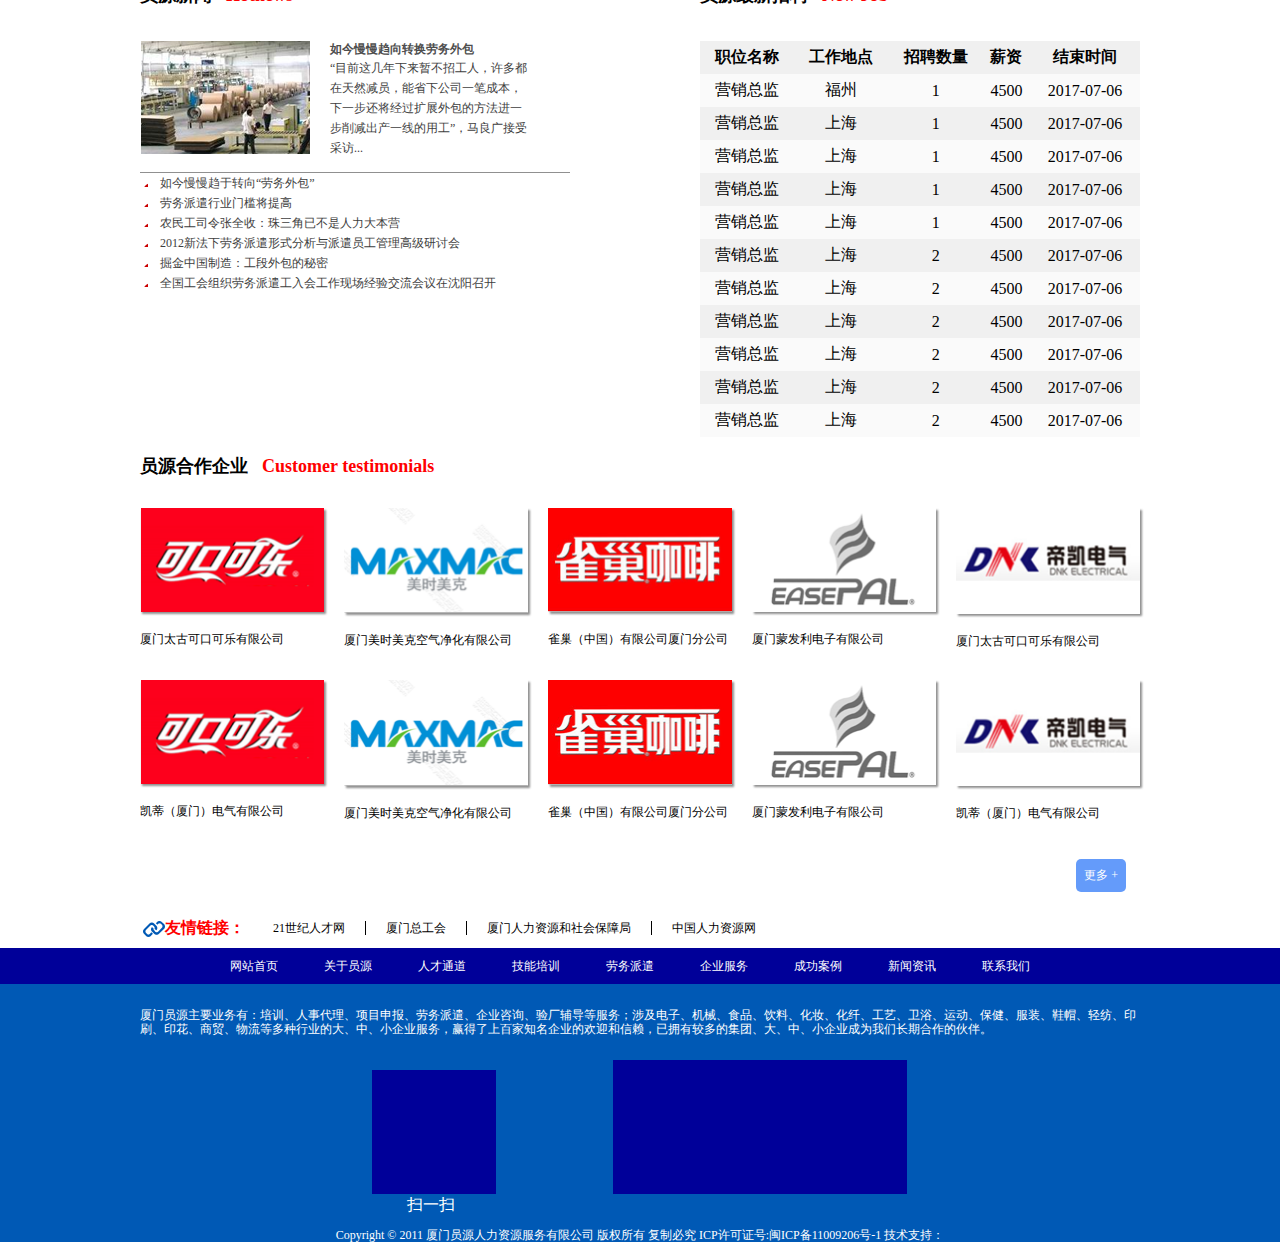
<file: homework/员源/0706.html>
<!DOCTYPE html>
<html lang="en">
<head>
    <meta charset="UTF-8">
    <meta name="viewport" content="width=device-width, initial-scale=1.0">
    <meta http-equiv="X-UA-Compatible" content="ie=edge">
    <title>Document</title>
    <link rel="stylesheet" href="css/0706.css">
</head>
<body>
    <div class="navbar clear">
        <div class="logo">
            <a href="#"><img src="images/logo.png" alt=""></a>
        </div>
        <div class="menu">
            <div class="top-menu">
                <i class="icon-home"></i>
                <a href="#">主页设置</a>
               <i class="icon-add"></i>
                <a href="#">主页设置</a>
                <span>联系电话</span><strong>023-157896432</strong>
            </div>
            <ul class="main-menu clear">
                <li class="on" ><a href="#">网站首页</a></li>
                <li><a href="#">网站首页</a></li>
                <li><a href="#">网站首页</a></li>
                <li><a href="#">网站首页</a></li>
                <li><a href="#">网站首页</a></li>
                <li><a href="#">网站首页</a></li>
                <li><a href="#">网站首页</a></li>
                <li><a href="#">网站首页</a></li>
                <li><a href="#">网站首页</a></li>           
            </ul>
        </div>
    </div>
    <div class="banner">
        <div class="line"></div>
        <ul>
            <li><a href="#"></a></li>
        </ul>
        <div class="round">
            <span class="on"></span>
            <span></span>
            <span></span>          
        </div>
    </div>
    <div class="container clear">
        <div class="service">
            <div class="title1">
                <h2>员源企业服务</h2>
                <p>Enterprise Service</p>
            </div>
            <ul class="clear">
                <li>
                    <h3>企业培训</h3>
                    <div><i class="icon-train"></i></div>
                    <p>为企业经营诊断整合、体系建立、流程梳理、各种类型的员工培训、代理企业新技术项目...</p>
                </li>
                <li>
                    <h3>企业培训</h3>
                    <div><i class="icon-pai"></i></div>
                    <p>为企业提供劳务用工派遣（临时工、小时工、普工、固定工、承包生产线、短期项目承包、 ...</p>
                </li>
                <li>
                    <h3>企业培训</h3>
                    <div><i class="icon-serve"></i></div>
                    <p>为企业提供基、中、高端技工，基、中、高端管理人才和人才测评...</p>
                </li>
            </ul>
        </div>
        <div class="case">
            <div class="title1">
                <h2>员源客户案例</h2>
                <p>Classic Case</p>
            </div>
            <ul class="clear">
                <li class="clear">
                    <h3>案例名称：新员工培训</h3>
                    <div><i class="icon-newtrain"></i></div>
                    <p>新员工新员工新员工新员工新员工新员工新员工新员工新员工新员工</p>
                    <a href="#">了解详情 + </a>                    
                </li>
                <li class="clear">
                    <h3>案例名称：新员工培训</h3>
                    <div><i class="icon-newtrain"></i></div>
                    <p>新员工新员工新员工新员工新员工新员工新员工新员工新员工新员工</p>
                    <a href="#">了解详情 + </a>                     
                </li>
                <li class="clear">
                    <h3>案例名称：新员工培训</h3>
                    <div><i class="icon-newtrain"></i></div>                    
                    <p>新员工新员工新员工新员工新员工新员工新员工新员工新员工新员工</p>
                    <a href="#">了解详情 + </a>                 
                </li>
            </ul>
        </div>
        <div class="news clearFix">
            <div>
                <div class="news-left clearfix">
                    <div class="head">
                        <h4 class="xinwen">员源新闻<span>Hotnews</span></h4>
                        <a href="#">更多<i class="icon-more"></i></a>
                    </div>     
                    <ul >
                        <li>
                            <img src="images/factory.png" alt="">
                            <div class="content">
                                <h5>如今慢慢趋向转换劳务外包</h5>
                                <p>“目前这几年下来暂不招工人，许多都在天然减员，能省下公司一笔成本，下一步还将经过扩展外包的方法进一步削减出产一线的用工”，马良广接受采访...</p>
                            </div>
                        </li>

                        <li>
                            <i class="icon-l"></i>
                            <a href="#">如今慢慢趋于转向“劳务外包” </a>
                        </li>
                        <li>
                            <i class="icon-l"></i>
                            <a href="#">劳务派遣行业门槛将提高 </a>
                        </li>
                        <li>
                            <i class="icon-l"></i>
                            <a href="#">农民工司令张全收：珠三角已不是人力大本营</a>
                        </li>
                        <li>
                            <i class="icon-l"></i>
                            <a href="#">2012新法下劳务派遣形式分析与派遣员工管理高级研讨会 </a>
                        </li>
                        <li>
                            <i class="icon-l"></i>
                            <a href="#">掘金中国制造：工段外包的秘密</a>
                        </li>
                        <li>
                            <i class="icon-l"></i>
                            <a href="#">全国工会组织劳务派遣工入会工作现场经验交流会议在沈阳召开</a>
                        </li>
                            
                    </ul>
                </div>
            </div>
            <div>
                <div class="news-right">
                    <div >
                        <h4 class="xinwen">员源最新招聘<span>New Job</span></h4>
                        <a href="#">更多<i class="icon-more"></i>  </a>   
                    </div>
                    <table>
                        <tr>
                            <th>职位名称</th>
                            <th>工作地点</th>
                            <th>招聘数量</th>
                            <th>薪资</th>
                            <th>结束时间</th>
                        </tr>
                        <tr>
                            <td>营销总监</td>  
                            <td>福州</td>  
                            <td>1</td>  
                            <td>4500</td>  
                            <td>2017-07-06</td>                          
                        </tr>
                         <tr>
                            <td>营销总监</td>  
                            <td>上海</td>  
                            <td>1</td>  
                            <td>4500</td>  
                            <td>2017-07-06</td>                          
                        </tr>
                         <tr>
                            <td>营销总监</td>  
                            <td>上海</td>  
                            <td>1</td>  
                            <td>4500</td>  
                            <td>2017-07-06</td>                          
                        </tr>
                         <tr>
                            <td>营销总监</td>  
                            <td>上海</td>  
                            <td>1</td>  
                            <td>4500</td>  
                            <td>2017-07-06</td>                          
                        </tr>
                         <tr>
                            <td>营销总监</td>  
                            <td>上海</td>  
                            <td>1</td>  
                            <td>4500</td>  
                            <td>2017-07-06</td>                          
                        </tr>
                         <tr>
                            <td>营销总监</td>  
                            <td>上海</td>  
                            <td>2</td>  
                            <td>4500</td>  
                            <td>2017-07-06</td>                          
                        </tr>
                         <tr>
                            <td>营销总监</td>  
                            <td>上海</td>  
                            <td>2</td>  
                            <td>4500</td>  
                            <td>2017-07-06</td>                          
                        </tr>
                         <tr>
                            <td>营销总监</td>  
                            <td>上海</td>  
                            <td>2</td>  
                            <td>4500</td>  
                            <td>2017-07-06</td>                          
                        </tr>
                         <tr>
                            <td>营销总监</td>  
                            <td>上海</td>  
                            <td>2</td>  
                            <td>4500</td>  
                            <td>2017-07-06</td>                          
                        </tr>
                         <tr>
                            <td>营销总监</td>  
                            <td>上海</td>  
                            <td>2</td>  
                            <td>4500</td>  
                            <td>2017-07-06</td>                          
                        </tr>
                         <tr>
                            <td>营销总监</td>  
                            <td>上海</td>  
                            <td>2</td>  
                            <td>4500</td>  
                            <td>2017-07-06</td>                          
                        </tr>
                                             
                    </table>
                </div>
            </div>

        </div>
        <div class="customer">
            <h4 class="xinwen">员源合作企业<span>Customer testimonials</span></h4>
            <ul clear="qiye clear">
                <li>
                    <img src="images/coke.png" alt="">
                    <p>厦门太古可口可乐有限公司</p>
                </li>
                 <li>
                    <img src="images/meishimeike.png" alt="">
                    <p>厦门美时美克空气净化有限公司</p>
                </li>
                 <li>
                    <img src="images/quechao.png" alt="">
                    <p>雀巢（中国）有限公司厦门分公司</p>
                </li>
                 <li>
                    <img src="images/ease.png" alt="">
                    <p>厦门蒙发利电子有限公司</p>
                </li>
                 <li>
                    <img src="images/katty.png" alt="">
                    <p>厦门太古可口可乐有限公司</p>
                </li>
                <li>
                    <img src="images/coke.png" alt="">
                    <p>凯蒂（厦门）电气有限公司</p>
                </li>
                 <li>
                    <img src="images/meishimeike.png" alt="">
                    <p>厦门美时美克空气净化有限公司</p>
                </li>
                 <li>
                    <img src="images/quechao.png" alt="">
                    <p>雀巢（中国）有限公司厦门分公司</p>
                </li>
                 <li>
                    <img src="images/ease.png" alt="">
                    <p>厦门蒙发利电子有限公司</p>
                </li>
                 <li>
                    <img src="images/katty.png" alt="">
                    <p>凯蒂（厦门）电气有限公司</p>
                </li>
                <a href="#">更多 +</a>
            </ul>
           
        </div>
        <div class="link clear">
            <ul class="clear">
                <li><i class="icon-link"></i>友情链接：</li>
                <li><a href="#">21世纪人才网</a> </li>
                <li><a href="#">厦门总工会</a> </li>
                <li><a href="#">厦门人力资源和社会保障局</a> </li>
                <li><a href="#">中国人力资源网</a> </li>  
           </ul>
        </div>
        <div class="end-head clear">
            <ul>
                <li><a href="#">网站首页</a></li>
                <li><a href="#">关于员源</a></li>
                <li><a href="#">人才通道</a></li>
                <li><a href="#">技能培训</a></li>
                <li><a href="#">劳务派遣</a></li>
                <li><a href="#">企业服务</a></li>
                <li><a href="#">成功案例</a></li>                
                <li><a href="#">新闻资讯</a></li>                
                <li><a href="#">联系我们</a></li>                
                                
            </ul>
        </div>
        <div class="end-end">
            <div>
                <p class="yewu">厦门员源主要业务有：培训、人事代理、项目申报、劳务派遣、企业咨询、验厂辅导等服务；涉及电子、机械、食品、饮料、化妆、化纤、工艺、卫浴、运动、保健、服装、鞋帽、轻纺、印刷、印花、商贸、物流等多种行业的大、中、小企业服务，赢得了上百家知名企业的欢迎和信赖，已拥有较多的集团、大、中、小企业成为我们长期合作的伙伴。</p>
                <div class="fk"> 
                    <div class="scan"></div>
                    <div class="lianxi"></div>
                    <p>扫一扫</p>
                </div>
                <p class="end">Copyright © 2011 厦门员源人力资源服务有限公司  版权所有  复制必究 ICP许可证号:闽ICP备11009206号-1  技术支持：</p>
            </div>
        </div>
    </div>
    
</body>
</html>
</file>
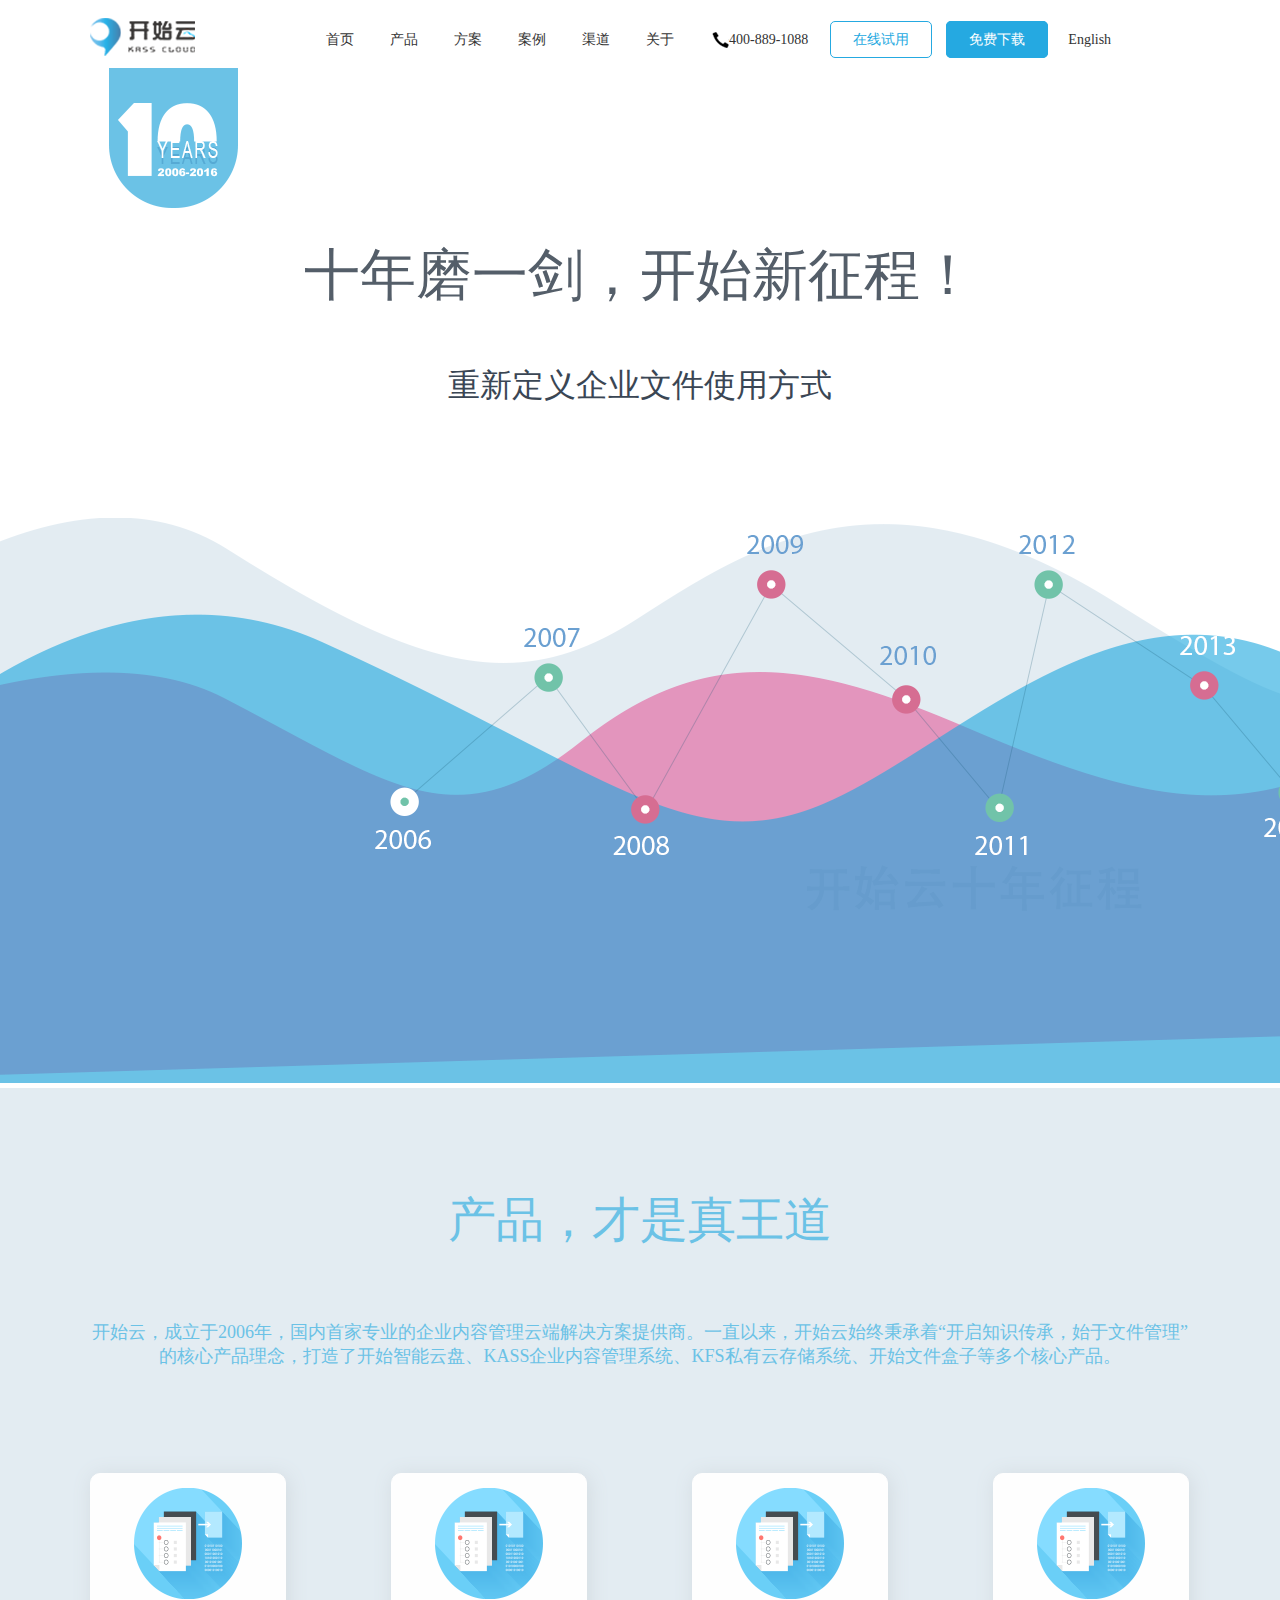
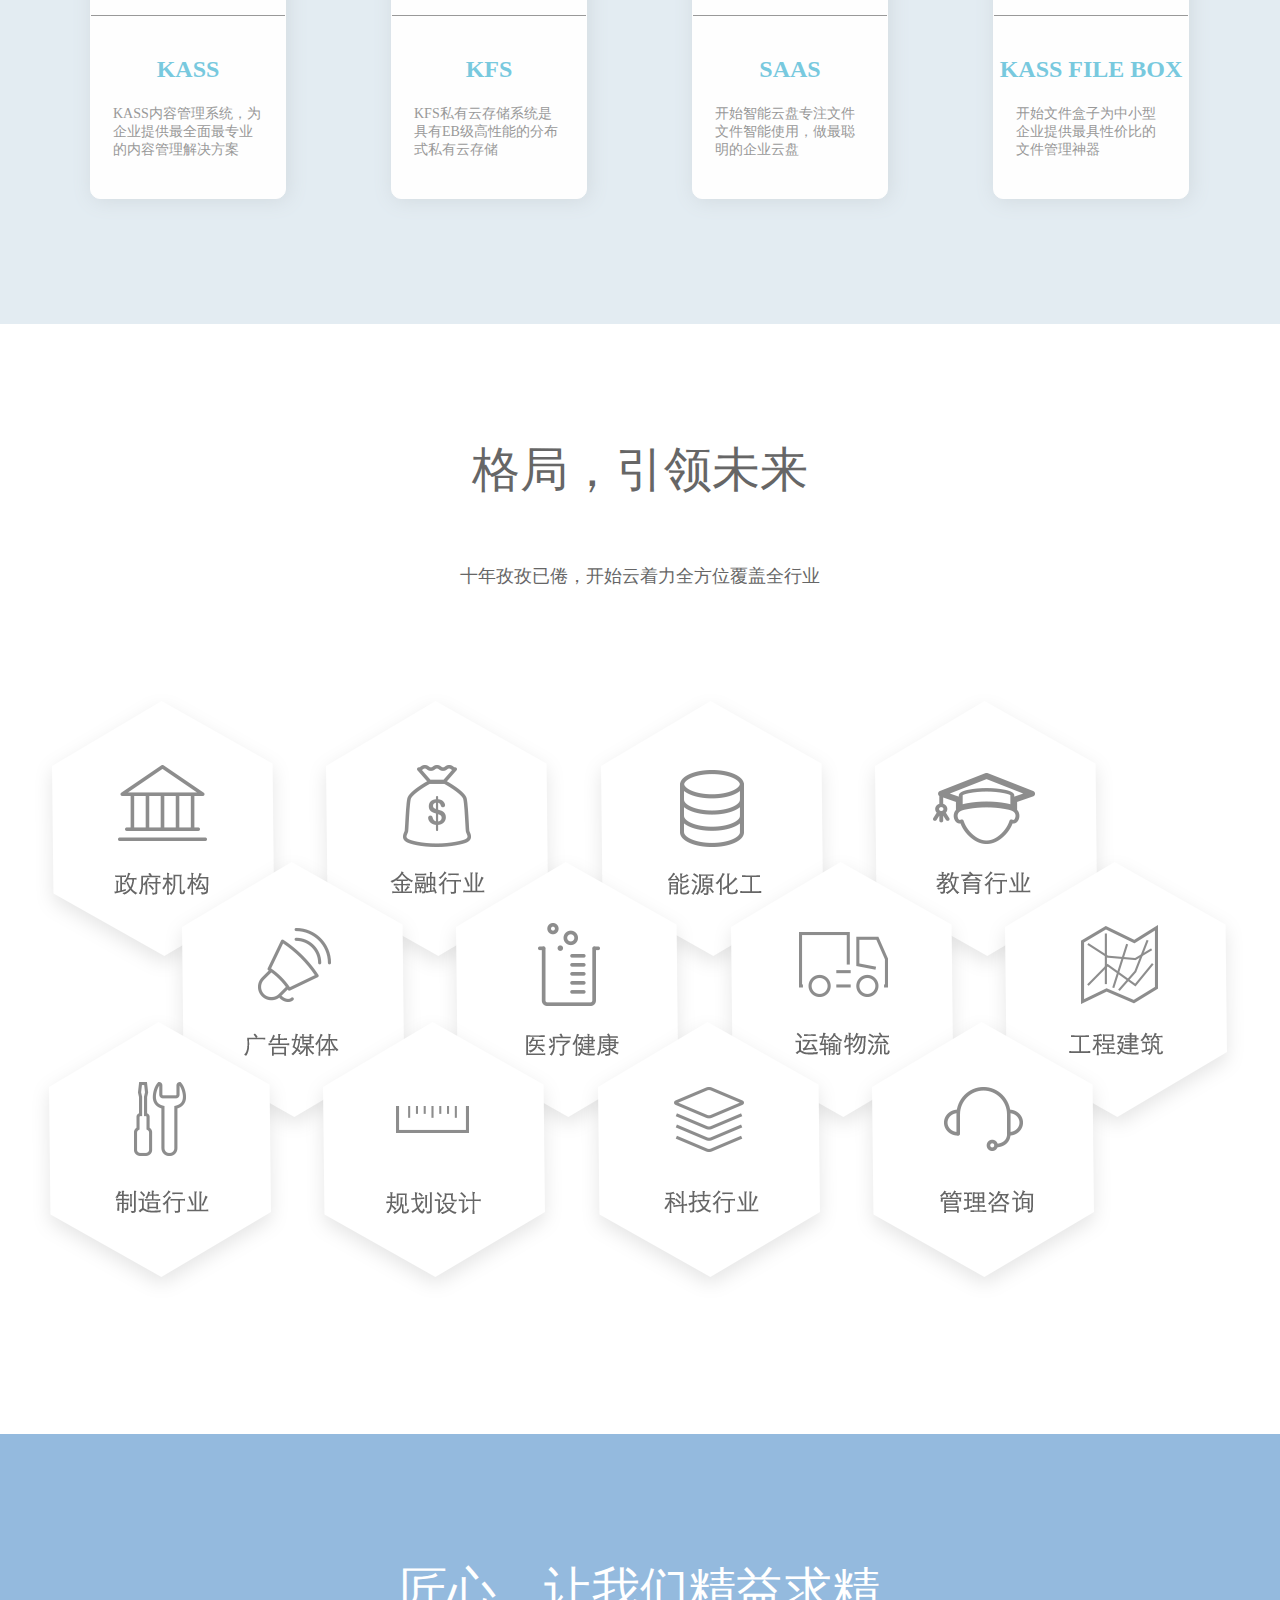
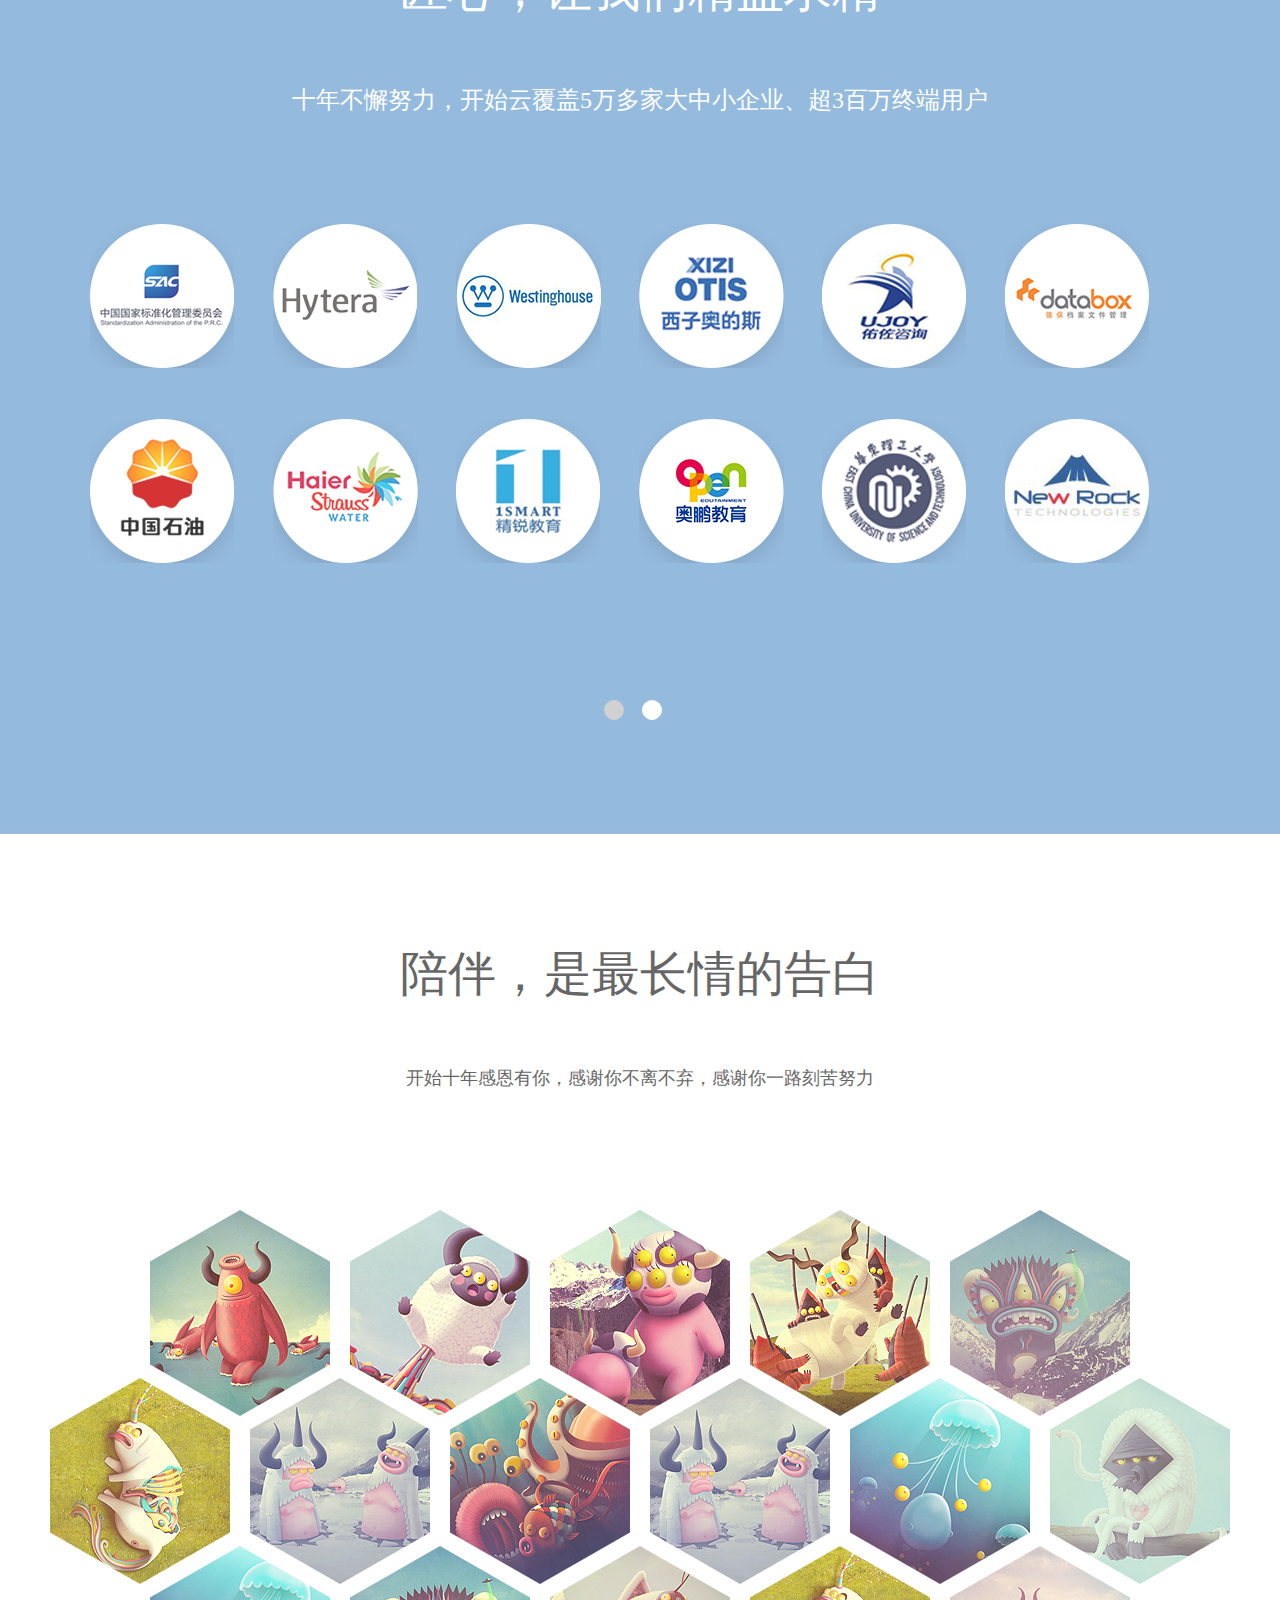
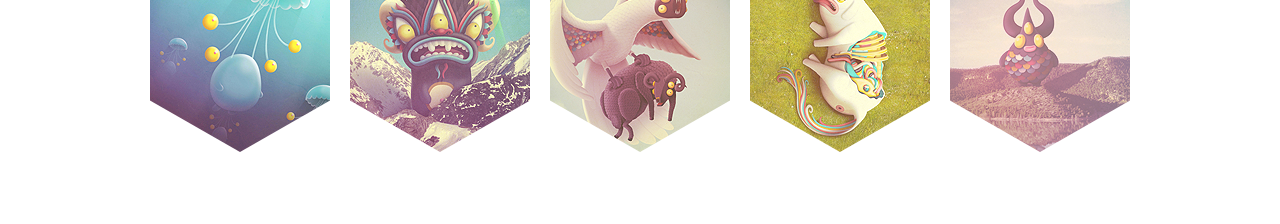
<file: homework/开始云/00710.html>
<!DOCTYPE html>
<html lang="en">
<head>
    <meta charset="UTF-8">
    <meta name="viewport" content="width=device-width, initial-scale=1.0">
    <meta http-equiv="X-UA-Compatible" content="ie=edge">
    <title>Document</title>
    <link rel="stylesheet" href="css/0710.css">
</head>
<body>
    <div class="container">
        <div class="navbar clear">
            <div class="logo"></div>
            <ul class="head clear">
                    <li><a href="#">首页</a></li>
                    <li><a href="#">产品</a></li>
                    <li><a href="#">方案</a></li>
                    <li><a href="#">案例</a></li>
                    <li><a href="#">渠道</a></li>
                    <li><a href="#">关于</a></li>
                    <li><i class="icon-number"></i><a href="#">400-889-1088</a></li>
                    <li><a href="#">在线试用</a></li>
                    <li><a href="#">免费下载</a></li>
                    <li><a href="#">English</a></li>
            </ul>
        </div>
        <div class="banner">
            <div class="tenyears"><i class="icon-tenyears"></i></div>
            <div class="content">
                <p class="title1">十年磨一剑，开始新征程！</p>
                <p class="title2">重新定义企业文件使用方式</p>
            </div>
            <i class="datu1"></i>
        </div>
        <div class="product">
            <div class="title">
                <p class="title1">产品，才是真王道</p>
                <p class="title2">开始云，成立于2006年，国内首家专业的企业内容管理云端解决方案提供商。一直以来，开始云始终秉承着“开启知识传承，始于文件管理”的核心产品理念，打造了开始智能云盘、KASS企业内容管理系统、KFS私有云存储系统、开始文件盒子等多个核心产品。</p>
            </div>
            <ul class="products clear">
                <li>
                    <div>
                    <i class="icon-1"></i>
                    </div>
                    <h3>KASS</h3>
                    <p>KASS内容管理系统，为企业提供最全面最专业的内容管理解决方案</p>
                </li>
                <li>
                    <div>
                    <i class="icon-1"></i>
                    </div>
                    <h3>KFS</h3>
                    <p>KFS私有云存储系统是具有EB级高性能的分布式私有云存储</p>
                </li>
                <li>
                    <div>
                    <i class="icon-1"></i>
                    </div>
                    <h3>SAAS</h3>
                    <p>开始智能云盘专注文件文件智能使用，做最聪明的企业云盘</p>
                </li>
                <li>
                    <div>
                    <i class="icon-1"></i>
                    </div>
                    <h3>KASS FILE BOX</h3>
                    <p>开始文件盒子为中小型企业提供最具性价比的文件管理神器</p>
                </li>
                
            </ul>

        </div>
        <div class="geju">
            <div class="title">
                <p class="title1">格局，引领未来</p>
                <p class="title2">十年孜孜已倦，开始云着力全方位覆盖全行业</p>
            </div>
            <div class="datu2">
                <i class="icon-datu2"></i>
            </div>
        </div>

        <div class="jiangxin">
            <div class="title">
                <p class="title1">匠心，让我们精益求精</p>
                <p class="title2">十年不懈努力，开始云覆盖5万多家大中小企业、超3百万终端用户</p>
            </div>
            <ul class="qiye clear">
                <li><i class="icon-121"></i></li>                
                <li><i class="icon-122"></i></li>                
                <li><i class="icon-123"></i></li>                
                <li><i class="icon-124"></i></li>                
                <li><i class="icon-125"></i></li>                
                <li><i class="icon-126"></i></li>                
                <li><i class="icon-127"></i></li>                
                <li><i class="icon-128"></i></li>                
                <li><i class="icon-129"></i></li>                
                <li><i class="icon-1210"></i></li>                
                <li><i class="icon-1211"></i></li>                
                <li><i class="icon-1212"></i></li>                                
            </ul>
            <div class="round">
                <span class="1"></span>
                <span class="r2"></span>                
            </div>
        </div>
        <div class="company">
            <div class="title">
                <p class="title1">陪伴，是最长情的告白</p>
                <p class="title2">开始十年感恩有你，感谢你不离不弃，感谢你一路刻苦努力</p>
            </div>
            <div class="datu3">
                <i class="icon-datu3"></i>
            </div>
        </div>
    </div>

    
</body>
</html>
</file>
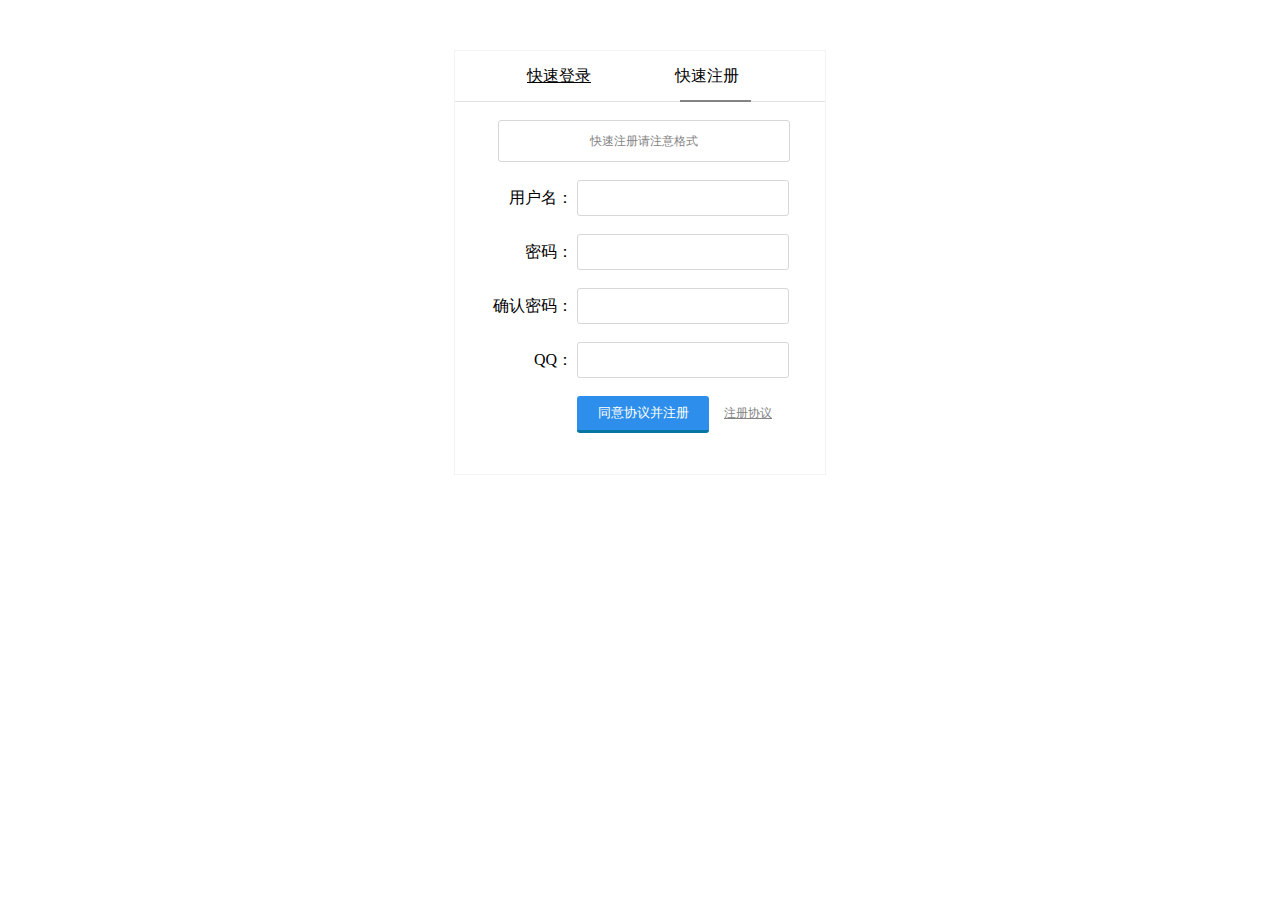
<file: homework/表单/form.html>
<!doctype html>
<html lang="en">
<head>
    <meta charset="UTF-8">
    <meta name="viewport"
          content="width=device-width, user-scalable=no, initial-scale=1.0, maximum-scale=1.0, minimum-scale=1.0">
    <meta http-equiv="X-UA-Compatible" content="ie=edge">
    <title>Document</title>
    <link rel="stylesheet" href="css/form.css">
</head>
<body>
<form action="">
    <div class="con">
        <div class="bg">
            <div class="head" id="header">
                <a href=""class="on">快速登录</a>
                <a class="unon">快速注册</a>
            </div>
            <div class="line"></div>
            <ul class="onon clear">
                <li>快速注册请注意格式</li>
                <li>
                        <label for="username">用户名：</label>
                        <input type="text" name="user" id="username" />
                </li>
                <li>
                        <label for="password">密码：</label>
                        <input type="password" name="pw" id="password" />
                </li>
                <li>
                        <label for="password">确认密码：</label>
                        <input type="password" name="pw" id="password" />
                </li>
                <li>
                        <label >QQ：</label>
                        <input type="text" name="qq" id="" />
                <li>
               <li>
                    <label for=""></label>
                    <input type="submit" value="同意协议并注册"><a href="">注册协议</a>
                </li>
            </ul>
        </div>
    </div>
</form>


<script>

    // 单行注释
    /*多行注释
    驼峰命名法
    获取div 然后获取header*/

    var header=document.getElementById("header");
   var a=header.getElementsByTagName("a");
   console.log(a);
</script>

</body>
</html>
</file>
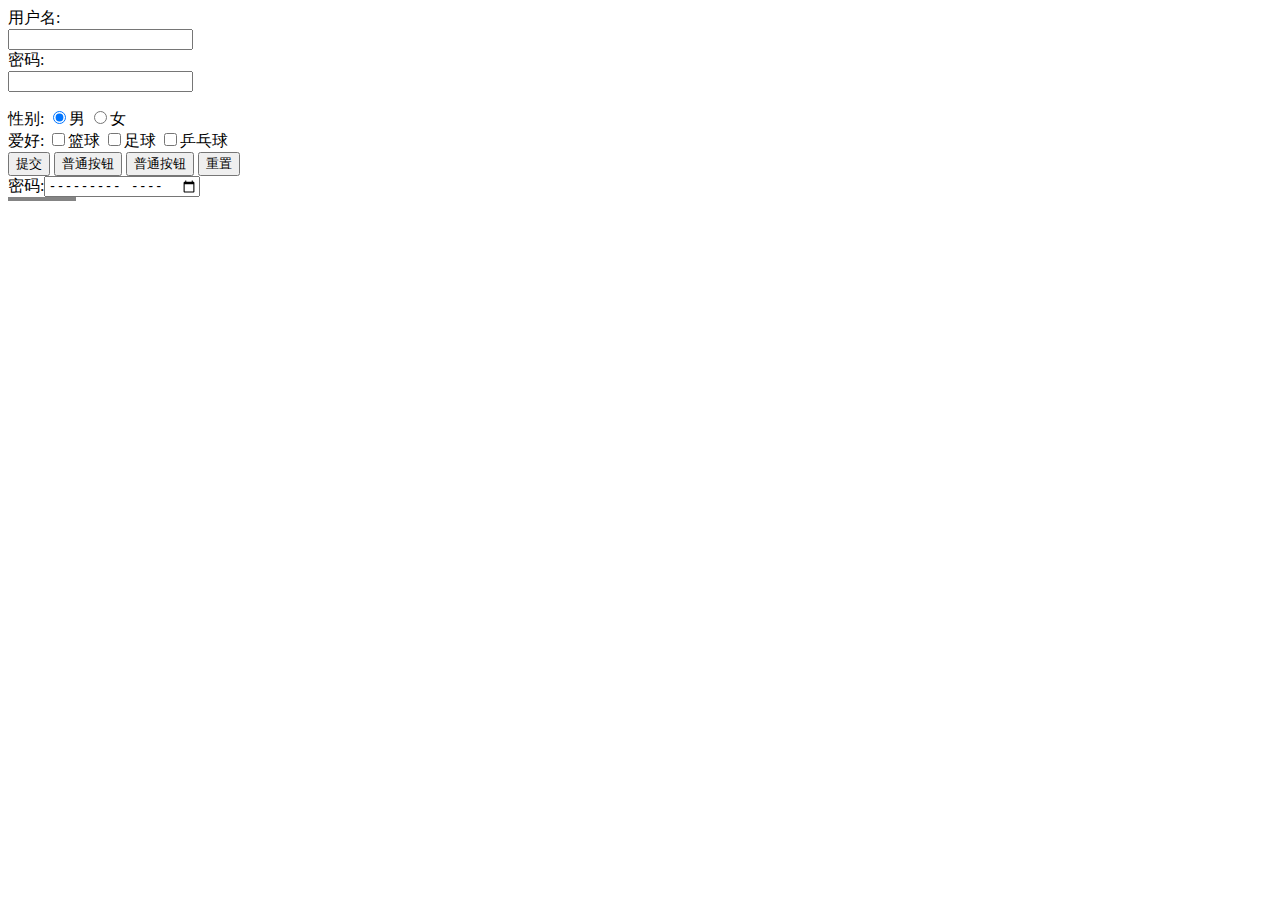
<file: homework/表单/zyx.html>
<!doctype html>
<html lang="en">
<head>
    <meta charset="UTF-8">
    <meta name="viewport"
          content="width=device-width, user-scalable=no, initial-scale=1.0, maximum-scale=1.0, minimum-scale=1.0">
    <meta http-equiv="X-UA-Compatible" content="ie=edge">
    <title>Document</title>
    <link rel="stylesheet" href="css/zyx.css">
</head>
<body>
<form action="" method="get">
    <div>
          <label for="username"> 用户名:</label>
        <input type="text" name="user" id="username">
<!--
        type：输入框的 类型
        name:这个输入框的名字，一般name在一个form中不能重复，checkbox除外
        id：给input起一个唯一的名字。
        value：表示默认的值
        -->

        <br>
        <label for="password"> 密码:</label>
        <input type="password" name="pass" id="password">
        </br>

    </div>
    <label for="sex"> 性别:</label>
    <input type="radio" name="sex" value="man" id="sex" checked="checked"/>男
    <input type="radio" name="sex" value="woman" />女
    <br>
    <label for=""> 爱好:</label>
    <input type="checkbox" name="h[]"  id="" />篮球
    <input type="checkbox" name="h[]"  id="" />足球
    <input type="checkbox" name="h[]" id="" />乒乓球
    </br>


    <input type="submit" value="提交">
    <input type="button" value="普通按钮">
    <button>普通按钮</button>

    <input type="reset" value="重置">
    <br>
    <label for="password"> 密码:</label><input type="month" name="pass" id="password" />
    </br>



    <div class="line"></div>



    <!--
    text 文本输入框
    password 密码输入框
    radio:单选值，需要写入value的值，单选值和name值必须一致
    checkbox:多选框，name值为：名字+[] 如：h[],
    submit：提交按钮
    reset：将输入框的内容进行初始化
    checked:表示默认选中
    -->


</form>

</body>
</html>
</file>
<file: homework/伯乐大学/css/index.css>
*{
    padding:0;
    margin:0;
}
.clear::after{
    content: '';
    display: block;
    clear: both;
}
li{
    list-style:none;
}
.container .top{
    height:43px;
    width:100%;
    background-color: #ededed;
}
.container .top .top1{
    width:1200px;
    margin:0 auto;

}
.container .top .top1 p{
    display: inline-block;
    color: #11609c;
    font-family:"微软雅黑";
    font-size:14px;
    line-height:43px;
}
.container .top .top1 p:nth-child(2){
    float: right;
}
.container .logo{
    height:104px;
    width:100%;
}
.container .logo .top2{
    width:1200px;
    margin:0 auto;
}
.container .logo .top2 .icon-logo{
    display: inline-block;
    width:256px;
    height:65px;
    margin-top: 24px;
    float: left;
}
.container .logo .top2 i.icon-logo{
    background: url("../images/logo.png") 0 0 no-repeat;
}
.container .logo .top2 ul{
    float: right;
    margin-top: 34px;
}
.container .logo .top2 ul li{
    float: left;
    margin-right: 12px;
}
.container .logo .top2 ul li:last-child{
    margin-right: 0;
}
.container .logo .top2 ul li a{
    color: #11609c;
    font-family:"微软雅黑";
    font-size:14px;
    text-decoration: none;
    /*margin-right: 6px;*/
}
.container .logo .top2 ul li i{
    display: inline-block;
    width:20px;
    height:20px;
    vertical-align: middle;
}
.container .logo .top2 ul li i.diqiu{
    background: url("../images/diqiu.png") 0 0 no-repeat;
}
.container .logo .top2 ul li i.xueyuan{
    background: url("../images/jiantouxia.png") center center no-repeat;
}
.container .header{
    height:56px;
    width:100%;
    background-color:#006197;
}
.container .header .menu{
    width:1200px;
    margin:0 auto;
}
.container .header .menu li{
    float: left;
    margin-right: 107px;
    line-height:56px;
}
.container .header .menu li:first-child{
    margin-right: 90px;
}
.container .header .menu li:last-child{
    margin-right: 0;
}
.container .header .menu li a{
    text-decoration: none;
    color: #fff;
    font-family:"微软雅黑";
    font-size:16px;
}
.container .header .menu li .icon-menu{
    display: inline-block;
    width:14px;
    height:7px;
    vertical-align: middle;
}
.container .header .menu li i.icon-menu{
    background: url("../images/baijiantouxia.png") center center no-repeat;
}
.container .banner{
    height:380px;
    width:100%;
    background:url("../images/banner.png") 0 0 no-repeat;
    -webkit-background-size:100% 100%;
    background-size:100% 100%;
}
.container .banner>div{
    width:1200px;
    margin:0 auto;
}
.container .banner>div p:first-child{
    color: #fff;
    font-family:"微软雅黑";
    font-size:60px;
    padding-top: 127px;
    margin-bottom: 127px;
}
.container .banner>div .span{
    font-size: 18px;
    color: #fff;
    font-family:"微软雅黑";
    padding-bottom: 50px;
}
.container .banner>div .span span{
    margin-right: 12px;
    margin-left: 0;
}
.container .banner>div .span a{
    margin-right: 12px;
    font-size: 18px;
    color: #fff;
    font-family:"微软雅黑";
    text-decoration: none;

}

.container .intro{
    width:100%;
}
.container .intro .intro-menu{
    width:1200px;
    margin:0 auto;
    margin-top: 14px;
}
.container .intro .intro-menu li{
    float: left;
}
.container .intro .intro-menu li a{
    text-decoration: none;
    color: #333333;
    font-family:"微软雅黑";
    font-size:16px;
    padding:14px 50px;
}
.container .intro .intro-menu li:first-child a{
    color: #fff;
    /*border:1px solid #44a4df;*/
    background:#44a4df;
}

.container .intro h1{
    color: #333333;
    font-size:36px;
    font-family:"微软雅黑";
    font-weight:normal;
    margin-bottom: 18px;

}
.container .intro h1 span{
    color: #44a4df;
    font-size:20px;
    font-family:"微软雅黑";
    vertical-align: bottom;
    margin-left: 10px;
    display: inline-block;
}
.container .intro .jianjie .bg{
    height:383px;
    background:url("../images/jianjie.png")  center center no-repeat;
    -webkit-background-size:100% 100%;
    background-size:100% 100%;
}
.container .intro .jianjie .bg .bor{
    border:1px solid rgba(0,0,0,0.5);
    background-color: rgba(0,0,0,0.5);
    width:235px;
    height:381px;
}
.container .intro .jianjie .bg div:first-child{
    float: left;
}
.container .intro .jianjie .bg div:nth-child(2){
    float: right;
}
.container .intro .jianjie .bg .bor a i{
    display: inline-block;
    width:234px;
    height:381px;
}
.container .intro .jianjie .bg .bor a i.icon-zuo{
    background:url("../images/zuo.png")  center center no-repeat;

}
.container .intro .jianjie .bg .bor a i.icon-you{
    background:url("../images/you.png")  center center no-repeat;
}
.container .intro .jianjie{
    width:1200px;
    margin:0 auto;
    margin-top: 55px;
}
.container .intro .jianjie .line{
    background: #fff;
    height:1px;
    width:150px;
    margin:4px auto;
}
/*.container .intro .jianjie .bg div:nth-child(3){*/
    /*width:222px;*/
    /*margin:0 auto;*/
    /*padding-top: 157px;*/
/*}*/
.container .intro .jianjie .h{
    color: #fff;
    font-size:30px;
    font-family:"微软雅黑";
    text-align: center;
    padding-top: 157px;
}
.container .intro .jianjie .t{
    color: #fff;
    font-size:20px;
    font-family:"微软雅黑";
    text-align: center;
}
.container .intro .jianjie>p{
    color: #333333;
    font-size:16px;
    font-family:"微软雅黑";
    line-height: 30px;
    margin-top: 26px;
}

.container .intro .history{
    width:1200px;
    margin:0 auto;
    margin-top: 55px;
    height:760px;
}
.container .intro .history  .heritage li{
    list-style: none;
}
.container .intro .history  .heritage{
    position: relative;
    padding: 60px 0 50px 0;
    margin-top: 30px;
    margin-bottom: 35px;
}
.container .intro .history .heritage::before{
    content: '';
    position: absolute;
    top: 0;
    bottom: 0;
    width: 1px;
    background: #939495;
    left: 160px;
    margin-left: -10px;
}
.container .intro .history .heritage>ul>li{
    position: relative;
}
.container .intro .history .heritage li:first-child{
    padding-top: 5px;
}
.container .intro .history .heritage li time{
    display: block;
    margin-left: 30px;
    font-size: 25px;
    font-family: "微软雅黑";
    color: #333333;
    position: absolute;
    width: 200px;
}
.container .intro .history .heritage li .history-events{
        margin-left: 200px;
}
.container .intro .history .heritage li time{
    margin-left: 30px;
    font-size: 25px;
    font-family: "微软雅黑";
    color: #333333;
}
.container .intro .history .heritage li .icon-yuan{
    display: inline-block;
    background: #fff;
    width: 28px;
    height: 28px;
    position: absolute;
    left: 136px;
    top: 6px;
}
.container .intro .history .heritage li .icon-yuan::after{
    content: "";
    width: 29px;
    height: 28px;
    display: inline-block;
    background: url(../images/shijianzhou.png) center center no-repeat;
}
.container .intro .history .heritage li .history-events li{
    font-family: "Microsoft Yahei";
    font-size: 16px;
    color: #333333;
    margin-bottom: 40px;
}
.container .intro .history .heritage li .history-events li:last-child{
    margin-bottom: 60px;
}
.container .intro .vision{
    width:1200px;
    margin:0 auto;
    margin-top: 55px;
}
.container .intro .vision h2{
    color: #006197;
    font-size:20px;
    font-family:"微软雅黑";
    margin-bottom: 22px;
    text-indent: 25px;
}
.container .intro .vision h1{
    margin-bottom: 50px;
}
.container .intro .vision p{
    color: #333333;
    font-size:16px;
    font-family:"微软雅黑";
    text-indent: 25px;
    margin-bottom: 26px;
}
.container .intro .vision div p{
    margin-bottom: 22px;

}
.container .intro .adwards{
    width:1200px;
    margin:0 auto;
    margin-top: 55px;
}
.container .intro .adwards li{
    background-color: #006197;
    width:100%;
    height:58px;
    margin-bottom: 10px;
}
.container .intro .adwards li a{
    text-decoration: none;
    color: #fff;
    font-size:16px;
    font-family:"微软雅黑";
    line-height: 58px;
}
.container .intro .adwards li i{
    display: inline-block;
    height:22px;
    width:11px;
    vertical-align: middle;
    padding:0 26px;
}
.container .intro .adwards li i.icon-jiantou{
    background:url("../images/youjiantou.png")  center center no-repeat;
}
.container .intro .adwards li:first-child i{
    height:11px;
    width:22px;
    padding:0 24px 20px 0;
}
.container .intro .adwards li:first-child i.icon-jiantou{
    background:url("../images/bdx.png")  center center no-repeat;
}
.container .intro .adwards .aa>p{
    margin-left: 60px;
    color: #333333;
    font-size:16px;
    font-family:"微软雅黑";
    line-height: 30px;
}
.container .intro .adwards .aa>h3{
    color: #006197;
    font-size:16px;
    font-family:"微软雅黑";
    font-weight:normal;
    margin:3px 0 19px 60px;
}
.container .intro .adwards .aa>p span{
    margin-right: 12px;
    margin-left: 0;
}
.container .intro .adwards .aa>p:first-child{
    margin-top: 42px;
}
.container .intro .adwards table{
    width:1089px;
    border-collapse: collapse;
    margin-left: 60px;
    margin-bottom: 18px;
}
.container .intro .adwards table tr th{
    font-family:"微软雅黑";
    font-size: 16px;
    color: #333333;
}
.container .intro .adwards table tr th:first-child{
    text-align: center;
    vertical-align: middle;
}
.container .intro .adwards table tr th:nth-child(2){
    width:889px;
    text-align: left;
    padding-left: 40px;
    vertical-align: middle;
}
.container .intro .adwards table tr td{
    vertical-align: middle;
    font-family:"微软雅黑";
    font-size: 16px;
    color: #333333;
}
.container .intro .adwards table tr td p{
    font-family:"微软雅黑";
    font-size: 16px;
    color: #333333;
    margin-top: 12px;
}
.container .intro .adwards table tr td:first-child{
    vertical-align: middle;
    text-align: center;
}
.container .intro .adwards table tr td:nth-child(2){
    width:859px;
    text-align: left;
    padding-left: 40px;
}
.container .intro .adwards table th:first-child,
.container .intro .adwards table tr:nth-child(2),
.container .intro .adwards table tr:nth-child(3),
.container .intro .adwards table tr:nth-child(7),
.container .intro .adwards table tr:nth-child(8),
.container .intro .adwards table tr:nth-child(9){
    height:42px;
}
.container .intro .adwards table tr:nth-child(4){
    height:90px;
}
.container .intro .adwards table tr:nth-child(4) p:last-child{
    margin-bottom: 12px;
}
.container .intro .adwards table tr:nth-child(5){
    height:125px;
}
.container .intro .adwards table tr:nth-child(5) p:last-child{
    margin-bottom: 12px;
}
.container .intro .adwards table tr:nth-child(6){
    height:260px;
}
.container .intro .adwards table tr:nth-child(6) p:last-child{
    margin-bottom: 12px;
}
td,th{
    border:1px solid #333333;
    display: table-cell;
}
.container .foot{
    background-color: #383838;
    height:155px;
    width:100%;
    margin-top: 60px;
}
.container .foot .end{
    width:1200px;
    margin:0 auto;
}
.container .foot .end .left{
    float: left;
    margin-top: 48px;
}
.container .foot .end .left p{
    font-family:"微软雅黑";
    font-size: 16px;
    color: #fff;
    margin-bottom: 16px;
}
.container .foot .end .left a{
    font-family:"微软雅黑";
    font-size: 16px;
    color: #fff;
}
.container .foot .end .right{
    float: right;
    margin-top: 39px;
}
.container .foot .end .right i{
    display: inline-block;
    height:87px;
    width:135px;
    padding-right: 30px;
}
.container .foot .end .right i:last-child{
    width:118px;
    padding-right: 0;
}
.container .foot .end .right i.icon-l{
    background:url("../images/foot1.png") 0 0 no-repeat;
}
.container .foot .end .right i.icon-m{
    background:url("../images/foot2.png") 0 0 no-repeat;
}
.container .foot .end .right i.icon-r{
    background:url("../images/foot3.png") 0 0 no-repeat;
}
</file>
<file: homework/安其拉医疗/css/index.css>
*{
    padding: 0;
    margin: 0;
}
li{
    list-style: none;
}
a{
    text-decoration: none;
}
.clear::after{
    content: "";
    display:block;
    clear: both; 
}
.container .navbar{
    width: 1200px;
    height: 99px;
    margin: 0 auto;
}
.container .navbar i{
    display: inline-block;
    width: 86px;
    height: 68px;
}
.container .navbar>div{
    float: left;
}
.container .navbar>div i.logo{
    background: url(../images/logo.png) 0 0 no-repeat;
    margin: 18px 36px 13px;
    float: left;    
}
.container .navbar .title{
    float: left;
    margin-top: 26px;
}
.container .navbar .award{
    float: left;
}
.container .navbar h1{
    font-size: 18.5px;
    font-family: "微软雅黑";
    color:#000000;
    line-height: 32px;
    font-weight: normal;
    text-align: center;
}
.container .navbar>div{
    display: inline-block;
}
.container .navbar h2{
    font-size: 13.5px;
    font-family: "微软雅黑";
    color:#000000;
    padding-bottom: 22px;
    font-weight: normal;
    text-align: center;
}
.container .navbar .award li{
    float: left;
    margin-top: 26px;
    margin-right: 74px;
}
.container .navbar .award li:last-child{
    margin-right: 0;
}
.container .navbar .award li i{
    display: inline-block;
    width: 41px;
    height: 46px;
    margin-right: 18px;
}
.container .navbar .award li p{
    font-size: 14px;
    font-family: "微软雅黑";
    color: #222222;
    width: 97px;
    display: inline-block;
    line-height: 30px;
}
.container .navbar .award li .jishu{
    width: 111px;
}
.container .navbar .award li i.icon-5jiaoxing{
    background: url(../images/wujiaoxing.png) 0 0 no-repeat;
    margin-left: 176px;
}
.container .navbar .award li i.icon-heart{
    background: url(../images/heart.png) 0 0 no-repeat;
}
.container .navbar .award li i.icon-shizi{
    background: url(../images/shizi.png) 0 0 no-repeat;
}
.container .menu{
    background-color: #0068bf;
    height: 60px;
    width: 100%; 
}
.container .menu ul{
    width: 1200px;
    height: 60px;
    margin: 0 auto;
}
.container .menu li{
    float: left;
    padding-top: 24px;
    padding-bottom: 16px;
}
.container .menu li a{
    font-size: 18px;
    font-family: "微软雅黑";
    color: #fff;
    padding-right: 106px;
    letter-spacing: 6px;
}
.container .menu li:first-child a{
    border: 1px solid #06297b;
    background-color:#06297b;
    padding: 23px 80px 13px;
}
.container .menu li:nth-child(2) a{
    padding-left: 52px;
}
.container .menu li:last-child a{
    padding-right: 0;
}
.container .banner{
    width: 100%;
    height: 472px;
    background: url(../images/banner.png) 0 0 no-repeat;
    background: cover; 
}
.container .introduce .sanjiao{
    width:89px;
    height: 44px;
    margin: 0 auto;
}
.container .introduce .sanjiao{
    background: url(../images/3jiaoxing.png) 0 0 no-repeat;
}
.container .introduce{
    background-color: #64a7df;
    height: 400px;
}
.container .introduce{
    position: relative;
}
.container .introduce .intro{
    width: 400px;
    position: absolute;
    top: 25%;
    left: 18%;
}
.container .introduce .intro h2{
    font-size: 22px;
    font-family: "微软雅黑";
    color: #fff;
    padding-bottom: 30px;
    letter-spacing: 10px;
}
.container .introduce .intro .intro1{
    font-size: 12px;
    font-family: "微软雅黑";
    color: #fff;
    line-height: 22px;
    margin-bottom: 42px;
}
.container .introduce .intro .xiang{
    display: inline-block;
    font-size: 12px;
    font-family: "微软雅黑";
    color: #fff;
    line-height: 20px;
    float: right;
    border: 1px solid #ec8e0c;
    border-radius: 5px;
    padding: 6px 12px;
    background-color: #ec8e0c;
}

.container .introduce .intros{
    position: absolute;
    top: 21%;
    left: 54%;
    width: 270px;
    height: 270px;
    border: 1px solid #fff;
    border-radius: 50%;
    background-color: #fff;
}
.container .introduce .intros p{
    display: inline-block;
    font-size: 12px;
    font-family: "微软雅黑";
    color: #000000;
    line-height: 20px;
    width: 114px;
    margin-left: 66px;
}
.container .introduce .intros .intro2{
    padding-bottom: 35px;
    padding-top: 66px;
}
.container .introduce i{
    display: inline-block;
}
.container .introduce i.qixie{
    width: 329px;
    height: 246px;
    background: url(../images/qixie.png) 0 0 no-repeat;
    position: absolute;
    top: 28%;
    left: 66%;
    z-index: 100;
}
.container .introduce .yuanquan{
    width: 37px;
    height: 86px;
    margin: 0 auto;
    margin-top: 270px;
}
.container .introduce .yuanquan{
    background: url(../images/yuanquan.png) 0 0 no-repeat;
}
.container .products{
    width: 100%;
    height: 500px;
    background: url(../images/product.png) 0 0 no-repeat;
}
.container .products .h{
    width: 112px;
    margin: 0 auto;
    padding-top: 28px;
}
.container .products .h .title1{
    font-size: 12px;
    color:#646464;
    text-align: center;
    font-family: "方正准圆简体";
    line-height: 22px;
    font-weight: normal;
    letter-spacing: 8px;
    margin: 0 auto;
}
.container .products .h .title2{
    font-size: 18px;
    color:#363534;
    text-align: center;
    font-family: "方正准圆简体";
    font-weight: normal;
    letter-spacing: 9px;
    margin: 0 auto;
    padding-bottom: 8px;
    border-bottom: 1px solid rgba(0, 0, 0, 0.5);
    width: 100%;
}
.container .products .line{
    background-color: rgba(0,0,0,0.5);
    width: 37px;
    height: 3px;
    margin: 0 auto;
    margin-top: -2px;
}

.container .products .product{
    width: 1000px;
    margin: 0 auto;
    margin-top: 25px;
}
.container .products .product li{
    float: left;
    margin-right: 15px;
    margin-bottom: 15px;
}
.container .products .product li:nth-child(3n){
    margin-right: 0;
}
.container .products .product li{
    display: inline-block;
    width: 323px;
    height: 176px;
}
.container .products .product li{
    background: url(../images/product1.png) 0 0 no-repeat;
}
.container .products .product li:nth-child(2){
    background: url(../images/product2.png) 0 0 no-repeat;
}
.container .products .product li:nth-child(3){
    background: url(../images/product3.png) 0 0 no-repeat;
}
.container .products .product li:nth-child(4){
    background: url(../images/product4.png) 0 0 no-repeat;
}
.container .products .product li:nth-child(5){
    background: url(../images/product5.png) 0 0 no-repeat;
}
.container .products .product li:nth-child(6){
    background: url(../images/product5.png) 0 0 no-repeat;
}

.container .products .product li>div{
    border: 1px solid #7f7f7f;
    width: 321px;
    height: 174px;
    background:rgba(0, 0, 0, 0.5)
}
.container .products .product li .explaination{
    width: 260px;
    color: #fff;
    margin: 0 auto;
    margin-bottom: 10px;
    margin-top: 20px;
    font-size: 10px;
    font-family: "宋体";
    letter-spacing: 4px;
    line-height: 18px;
}
.container .products .product h4{
    color: #fff;
    margin: 0 auto;
    margin-top: 24px;
    width: 260px;
    border-bottom: 1px solid #fff;
    width: 260px;
    padding-bottom: 12px;
    letter-spacing: 8px;
    font-size: 14px;
    font-family: "微软雅黑";
}
.container .products .product li>div>div{
    width: 260px;
    margin: 0 auto;
}
.container .products .product .xiang{
    display: inline-block;
    font-size: 10px;
    font-family: "宋体";
    color: #fff;
    float: right;
    /*border: 1px solid #ec8e0c;*/
    border-radius: 5px;
    padding: 6px 8px;
    background-color: #ec8e0c;
}
.container .advantages{
    height: 425px;
    background-color: #64a7df;
}
.container .advantages .h{
    margin: 0 auto;
    padding-top: 28px;
    color: #fff;
}
.container .advantages .h .title1{
    font-size: 12px;
    text-align: center;
    font-family: "方正准圆简体";
    line-height: 22px;
    font-weight: normal;
    margin: 0 auto;
    letter-spacing: 1PX;
    width: 115px;
}
.container .advantages .h .title2{
    font-size: 18px;
    text-align: center;
    font-family: "方正准圆简体";
    font-weight: normal;
    letter-spacing: 10px;
    margin: 0 auto;
    padding-bottom: 8px;
    border-bottom: 1px solid #fff;
    width: 112px;
}
.container .advantages .line{
    background-color:#fff;
    width: 37px;
    height: 3px;
    margin: 0 auto;
    margin-top: -2px;
}
.container .advantages .h p{
    font-size: 9px;
    font-family:"宋体";
    color: #fbf1f6;
    display: block;
}
.container .advantages  .h .p1{
    padding-top: 12px;
    line-height: 17px;
    margin: 0 auto;
    text-align: center;
    width: 160px; 
    letter-spacing: 1PX;
}
.container .advantages .h .p2{
    margin: 0 auto; 
    text-align: center;  
    width: 282px;  
}
.container .advantages ul{
    margin: 0 auto;
    margin-top: 36px;
    width:730px;
}
.container .advantages .advantage li{
    float: left;
    margin-right: 80px;
}
.container .advantages .advantage li:last-child{
    margin-right: 0;
}
.container .advantages .advantage .adv1{
    width: 190px;
    height: 232px;
    background: url(../images/1.png) 0 0 no-repeat;
}
.container .advantages .advantage .adv2{
    width: 190px;
    height: 232px;
    background: url(../images/2.png) 0 0 no-repeat;
}
.container .advantages .advantage .adv3{
    width: 190px;
    height: 232px;
    background: url(../images/3.png) 0 0 no-repeat;
}
.container .advantages .advantage li h3{
    width: 165px;
    color: #fff;
    font-size: 16px;
    font-family: "微软雅黑";
    margin-top: 70px;
    margin-bottom: 6px;
    text-align: center;
    margin-left: 10px;
}
.container .advantages .advantage li:last-child h3{
    margin-left: 16px;
}
.container .advantages .advantage li p{
    width:157px;
    text-align: center;
    color: #eaeaea;
    font-size: 8px;
    font-family:"微软雅黑";
    margin-left: 18px;
    line-height: 16px;
    text-indent: 2em;
}
.container .advantages2{
    width: 100%;
    height: 540px;
    background: url(../images/bg.png) 0 0 no-repeat;
    -webkit-background-size: 100% 100%;
    background-size: 100% 100%;
    position: relative;
}
.container .advantages2 h4{
    color: #438bd6;
    font-size: 18px;
    font-family:"微软雅黑";
    margin-bottom: 15px;
}
.container .advantages2 p{
    color: #575656;
    font-size: 12px;
    font-family:"微软雅黑";
    line-height: 24px;
    margin-left: 17px;
}
.container .advantages2 .adv4 h4{
    /*margin-top: 29px;
    margin-right: 600px;*/
    width: 440px;
}
.container .advantages2 .adv4{
    width: 440px;
    height: 90px;
    position: absolute;
    top: 29px;
    left: 31.25%;
}
.container .advantages2 .adv4 p{
    width: 395px;
}
.container .advantages2 .adv5{
    width: 410px;
    height: 120px;
    position: absolute;
    top: 245px;
    left: 21.67%;
}
.container .advantages2 .adv5 p{
    width: 365px;
}
.container .foot{
    width: 100%;
    background-color: #438bd6; 
}
.container .foot .footer{
    width: 1000px;
    margin: 0 auto;
    height: 265px;
}
.container .foot .footer .foot-left{
    width: 50%;
    float: left;
    margin-top: 34px;
}

.container .foot .footer .foot-right{
    float: right;
    position: relative;
}
.container .foot .footer .foot-left>p{
    color: #fff;
    font-size: 14px;
    font-family:"微软雅黑";
    margin-bottom: 18px;
}
.container .foot .footer .foot-left ul{
    border-bottom: 2px solid #fff;
    width: 85%;
}
.container .foot .footer .foot-left ul li{
    float: left;
    margin-right: 18px;
    margin-bottom: 18px;

}
.container .foot .footer .foot-left ul li a{
    color: #fff;
    font-size: 10px;
    font-family:"微软雅黑";
}
.container .foot .footer .foot-right .guanwei{
    float: left;
    color: #fff;
    font-size: 10px;
    font-family:"微软雅黑";
    position: absolute;
    bottom: 0;
    left: -160px;
}
.container .foot .footer .foot-right .guanzhu{
    float: right;
    color: #fff;
    font-size: 10px;
    font-family:"微软雅黑";
    margin-top: 64px;
}
.container .foot .footer .foot-right .guanzhu ul{
    margin-top: 34px;
    margin-bottom: 20px;
    border-bottom: 2px solid #fff;
    width: 100%;
}
.container .foot .footer .foot-right .guanzhu ul li{
    float: left;
    margin-right: 20px;
    margin-bottom: 14px;
}
.container .foot .footer .foot-right .guanzhu ul li i{
    display: inline-block;
    width:34px; 
    height:31px;
    vertical-align: middle;
    margin-right: 10px;
}
.container .foot .footer .foot-right .guanzhu ul li i.icon-tencen{
    background: url(../images/tencen.png) center center no-repeat;
}
.container .foot .footer .foot-right .guanzhu ul li i.icon-sina{
    background: url(../images/sina.png) center center no-repeat;
}
.container .foot .footer .foot-right .guanzhu ul li i.icon-wechat{
    background: url(../images/wechat.png) center center no-repeat;
}
</file>
<file: homework/新天杰/css/index.css>
*{
    padding: 0;
    margin:0;
}
.clear{
    zoom: 1;
}
.clear::after{
    content: "";
    display: block;
    clear: both;
}
li{
    list-style: none;
}
.container .head{
    height: 98px;
    width: 1200px;
    margin: 0 auto;
}
.container .head .logo i{
    display: inline-block;
    width: 268px;
    height:49px;
}
.container .head .logo i.icon-logo{
    background: url(../images/logo.png) 0 0 no-repeat;
}
.container .head .logo{
    float: left;
    margin: 26px 170px 23px 0;

}
.container .head .menu{
    text-align: right;
}
.container .head .menu li{
    float: left;
    line-height: 98px;
}
.container .head .menu li a{
    text-decoration: none;
    margin-right: 38px;
    color: #333333;
    font-family: "微软雅黑";
    font-size: 18px;
}
/*.container .banner i{
    display: inline-block;
    height: 587px;
    width: 100%;
}
.container .banner i.icon-banner{
     background: url(../images/banner.png) 0 0 no-repeat;
    -webkit-background-size: 100% 100%;
    background-size: 100% 100%;
}
.container .banner div{
    height: 16px;
    width: 92px;
     margin: -43px auto 27px;
}
.container .banner div div{
    border: 1px solid #bbbbbb;
    height: 14px;
    width: 14px;
    border-radius: 50%;
    background-color: #ff0;
    float: left;
    margin-right: 22px;
}
.container .banner div div:last-child{
    margin-right: 0;
}*/
.container .banner{
    width: 100%;
    height: 587px;
    /*background-color: #909090;*/
}
.container .banner li{
    height: 587px;
    width: 100%;
    background:url(../images/banner.png) 0 0 no-repeat;
    background-size: cover;
}
.container .banner li a{
    display: block;
    height: 100%;
    width: 100%;
}
.container .banner .round{
    text-align: center;
    margin-top: -46px;
}
.container .banner .round span{
    border: 1px solid #bbbbbb;
    border-radius: 50%;
    width: 20px;
    height: 20px;
    display: inline-block;
    background: #bbbbbb;
    cursor: round;
    margin-right: 20px;
}
.container .banner .round .on{
    background: #c91a21;;
}
.container .banner .round span:hover{
    background: #c91a21;;
}
.container .training{
    height: 735px;
    width: 100%;
}

.container .training .seven{
    background: url(../images/com.png) center center no-repeat;
    height: 445px;
    width:1000px;
    margin: 0 auto;
    /*border: 1px solid red;*/
    position: relative;

}
.container .training .seven p{
    display: none;
    display: block;
    text-align: right;
}
.container .training .seven>div>div{
    width: 100px;
    border-right: 1px solid #999999;
    margin-right: 10px;
    height: 40px;
    padding-right: 8px;
    display: inline-block;
}
.container .training .seven>div h4{
    font-weight: normal;
    font-family: "微软雅黑";
    color: #333333;
    font-size: 18px;
    margin-bottom: 6px;  
    width: 155px;
    text-align: center; 
}
.container .training .seven .qi1{
    position: absolute;
    top: 70px;
    left: 120px;
}
.container .training .seven .qi2 p{
    text-align: right;
}
.container .training .seven .qi3 span{
    border-right: 1px solid #999999;
    margin-right: 10px;
    height: 40px;
    padding-right: 8px;
    margin-top: 8px;
}
.container .training .seven .qi3>div{
    width: 160px;
    border-right: none;
    float: left;
    margin-top: 8px;
}
.container .training .seven .qi3>div p{
    text-align: left;
}
.container .training .seven .qi5 span{
    border-right: 1px solid #999999;
    margin-right: 10px;
    height: 40px;
    padding-right: 8px;
    margin-top: 8px;
}
.container .training .seven .qi5>div{
    width: 140px;
    border-right: none;
    float: left;
    margin-top: 8px;
}
.container .training .seven .qi5>div p{
    text-align: left;
}
.container .training .seven .qi7 span{
    border-right: 1px solid #999999;
    margin-right: 10px;
    height: 40px;
    padding-right: 8px;
    margin-top: 8px;
}
.container .training .seven .qi7>div{
    width: 137px;
    border-right: none;
    float: left;
    margin-top: 8px;
}
.container .training .seven .qi7>div p{
    text-align: left;
}
.container .training .seven .qi6>div{
    width: 160px;
}
.container .training .seven .qi6 h4{
    width: 210px;
}
.container .training .seven .qi6>div p{
    text-align: right;
}
.container .training .seven .qi2{
    position: absolute;
    top: 55px;
    left: 430px;
}
.container .training .seven .qi3{
    position: absolute;
    top: 70px;
    left: 720px;
}
.container .training .seven .qi4{
    position: absolute;
    top: 220px;
    left: 60px;
}
.container .training .seven .qi5{
    position: absolute;
    top: 220px;
    left: 780px;
}
.container .training .seven .qi6{
    position: absolute;
    top: 370px;
    left: 60px;
}
.container .training .seven .qi7{
    position: absolute;
    top: 370px;
    left: 720px;
}
.container .training .seven>div>div{
    float: left;
}
.container .training .seven>div>div p{
    font-size: 14px;
    font-family: "微软雅黑";
    color: #999999;
    text-align: center;
}
.container .training .seven>div span{
    float: left;
    /*margin-left: 10px;*/
    font-size: 18px;
    font-family: "微软雅黑";
    color: #999999;
    vertical-align: middle;
    margin-top: 8px;
}

.container .title{
    width: 1000px;
    margin: 0 auto;
}
.container .title h1 p{
    color: #c91a21;
    display: inline-block;
    font-size: 30px;
}
.container .title h1{
    font-size: 30px;
    font-family: "微软雅黑";
    color: #333333;
    font-weight: normal;
    display: inline-block;
    width: 150px;
    margin: 40px auto 10px;
    text-align: center;
}

.container .title h2{
    font-size: 18px;
    font-family: "微软雅黑";
    color: #999999;
    font-weight: normal;
    text-align: center;
    border-bottom: 1px solid #c91a21;
    width: 132px;
    padding-bottom: 8px;
    margin: 0 auto;    
}

.container .title>p{
    font-size: 15px;
    font-family: "微软雅黑";
    color: #999999;
    text-align: center;
    margin-top: 20px;
    margin-bottom: 60px;
}
.container .title .cp1{
    margin-bottom: 10px;
}
.container .title .cp2{
    margin-top:0;
}
.container .intro{
    height: 721px;
    width: 100%;
    background-color: #f3f3f3;
}
.container .intro .introd{
    width: 1200px;
    margin: 0 auto;
   
}
.container .intro .introd .intros .intros-left{
    width: 410px;
    height: 452px;
    float: left;
    position: relative;
}
.container .intro .introd .intros .intros-left .kuang{
    height: 150px;
    width: 150px;
    border: 5px solid #c91a21;
    height: 150px;
    width: 150px;
    /*position: absolute;
    top: 205px;
    left: 360px;*/
}
.container .intro .introd .intros .intros-left i{
    display: inline-block;
}
.container .intro .introd .intros .intros-left .icon-intro1{
    width: 302px;
    height: 373px;
    position: absolute;
    top: 57px;
    left: 52px;
    border: 5px solid #f3f3f3;
    width: 302px;
    height: 373px;
}
.container .intro .introd .intros .intros-left i.icon-intro1{
    background: url(../images/lou.png) 0 0 no-repeat;
}
.container .intro .introd .intros .intros-left .icon-intro2{
     width: 100px;
    height: 100px;
    position: absolute;
    top: 357px;
    left: 300px;
    /*border: 5px solid #f3f3f3;
    width: 302px;
    height: 373px;*/
}
.container .intro .introd .intros .intros-left i.icon-intro2{
    background: url(../images/xiaohongtu.png) 0 0 no-repeat;
}
.container .intro .introd .intros .intros-right{
    float: right;
}
.container .intro .introd .intros .intros-right p{
    display: inline-block;
    width: 617px;
    height: 210px;
    font-size: 15px;
    font-family: "微软雅黑";
    color: #000000;
    text-align: left;
    line-height: 50px;
}
.container .zixun{
    height: 930px;
    width: 100%;
}
.container .title h2{
    border-bottom: 1px solid #c91a21;
    width: 168px;
}
.container .zixun .datu{
    margin: 0 auto;
    height: 651px;
    width: 1112px; 
}
.container .zixun i{
    display: inline-block;
    width: 1112px;
    height: 651px;
}
.container .zixun i.icon-zixun{
    background: url(../images/datu.png) 0 0 no-repeat;
}

.container .xinwen{
    height: 721px;
    width: 100%;
}
.container .xinwen .xinwenyaoqing{
    width: 1200px;
    margin: 0 auto;
}
.container .xinwen .xinwenyaoqing .yaoqing{
    position: relative;
    display: inline-block;
    float: left;
}
.container .xinwen .xinwenyaoqing .yaoqing li{
    width: 480px;
    height: 473px;
    background:url(../images/yaoqing.png) 0 0 no-repeat;
    background-size: cover;
}
.container .xinwen .xinwenyaoqing .yaoqing li a{
    display: block;
    height: 100%;
    width: 100%;
}
.container .xinwen .xinwenyaoqing .yaoqing .round{
    text-align: center;
    margin: 0 auto;
    width: 86px;
    position: absolute;
    left: 200px;
    bottom: 60px;
}
.container .xinwen .xinwenyaoqing .yaoqing .round span{
    border: 1px solid #bbbbbb;
    border-radius: 50%;
    width: 16px;
    height: 16px;
    display: inline-block;
    background: #bbbbbb;
    cursor: round;
    margin-right: 8px;
    margin-left: 0;
}
.container .xinwen .xinwenyaoqing .yaoqing .round span:last-child{
    margin-right: 0;

}
.container .xinwen .xinwenyaoqing .yaoqing .round .on{
    background: #c91a21;
    border: 1px solid #c91a21;
}
.container .xinwen .xinwenyaoqing .yaoqing .round span:hover{
    background: #c91a21;
    border: 1px solid #c91a21;
}

.container .xinwen .xinwenyaoqing .yaoqing p{
     font-size: 14px;
    font-family: "微软雅黑";
    color: #fff;
    border: 1px solid rgba(0, 0, 0, 0.5);
    background-color:  rgba(0, 0, 0, 0.5);
    padding: 19px 69px;
    text-align: center;
    position: absolute;
    bottom: 0px;
    left: 0px;
    display: inline-block;
    width: 341px;
}
.container .xinwen .xinwenyaoqing .xinwens{
    float: left;
}
.container .xinwen .xinwenyaoqing .xinwens li{
    background-color: #e9e9e9;
    width: 706px;
    height: 148px;
    margin-bottom: 15px;
    margin-left: 14px;
}
.container .xinwen .xinwenyaoqing .xinwens li:last-child{
    margin-bottom: 0;
}
.container .xinwen .xinwenyaoqing .xinwens li i{
    display: inline-block;
    width: 79px;
    height: 47px;
    margin: 21px 26px 12px 25px;
    vertical-align: bottom;
}
.container .xinwen .xinwenyaoqing .xinwens li i.icon-logo2{
    background: url(../images/logo2.png) 0 0 no-repeat;
}
.container .xinwen .xinwenyaoqing .xinwens li .p1{
     font-size: 18px;
    font-family: "微软雅黑";
    color: #333333;
    display: inline-block;
    margin-bottom: 12px;
}
.container .xinwen .xinwenyaoqing .xinwens li .p2{
     font-size: 14px;
    font-family: "微软雅黑";
    color: #999999;
    margin-left: 25px;
    width: 656px;
    border-top: 1px solid #c91a21;
    padding-top: 12px;

}
.container .xinwen .xinwenyaoqing .xinwens li .p3{
     font-size: 14px;
    font-family: "微软雅黑";
    color: #999999;
    float: right;
    margin-right: 25px;
    margin-top: 8px;
}

.container .customers{
    height: 524px;
    width: 100%;
}
.container .customers ul{
    width: 1200px;
    margin: 0 auto;
    margin-bottom: 40px;
}
.container .customers ul li{
    width: 185px;
    height: 120px;
    border: 1px solid #f3f3f3;
    margin-right: 15px;
    margin-bottom: 15px;
    float: left;
}
.container .customers ul li:nth-child(6n){
    margin-right: 0;
}
.container .customers ul li i{
    display: inline-block;
    width: 188px;
    height: 120px;
}
.container .customers ul li i.icon-1{
    background: url(../images/tengxun.png) center center no-repeat; 
}
.container .customers ul li i.icon-2{
    background: url(../images/alibaba.png) center center no-repeat; 
}
.container .customers ul li i.icon-3{
    background: url(../images/taobaodaxue.png) center center no-repeat; 
}
.container .customers ul li i.icon-4{
    background: url(../images/taobaowang.png) center center no-repeat; 
}
.container .customers ul li i.icon-5{
    background: url(../images/jingdong.png) center center no-repeat; 
}
.container .customers ul li i.icon-6{
    background: url(../images/wnada.png) center center no-repeat; 
}
.container .customers ul li i.icon-7{
    background: url(../images/xunlei.png) center center no-repeat; 
}
.container .customers ul li i.icon-8{
    background: url(../images/baidu.png) center center no-repeat; 
}
.container .customers ul li i.icon-9{
    background: url(../images/google.png) center center no-repeat; 
}
.container .customers ul li i.icon-10{
    background: url(../images/youku.png) center center no-repeat; 
}
.container .customers ul li i.icon-11{
    background: url(../images/leshi.png) center center no-repeat; 
}
 .customers ul li i.icon-12{
    background: url(../images/xiaomi.png) center center no-repeat; 
}

.container .end>div{
    margin: 0 auto;
}
.container .end>div:first-child{
    width: 313px;
}
.container .end>div p{
    font-size: 14px;
    font-family: "微软雅黑";
    color: #999999;
    text-align: center;
    margin-right: 26px;
    display: inline-block;
}
.container .end .span2 p{
    margin-right: 0;
}
.container .end .span1 p{
    margin-right: 0;
}
.container .end .span1{
    width: 320px;
    margin-top: 24px;
    margin-bottom: 8px;
}
.container .end .span1 span{
    margin-left: 26px;
    margin-right: 0;
}
.container .end .span2{
    width: 590px;
    margin-bottom: 30px;
}
.container .end .span2 span{
    margin-right: 26px;
    margin-left: 0;
}

/*.container .end>center{
    background: #333333;
    height: 1px;
    width: 100%;
}*/
.container .linend{
    margin-top: 60px;
    position: relative;
    width: 100%;
    height: 143px;
}
.container .line{
    background: #999999;
    height: 1px;
    width: 100%;
    position: absolute;
    top: 10px;
    left: 0;
}
.container .end{
    position: absolute;
    top: -10px;
    left: 31.32%;
}

.container .end h3{
    font-size: 18px;
    font-family: "微软雅黑";
    color: #999999;
    font-weight: normal;
    display: inline-block;
    text-align: center;
    border: 1px solid #999999;
    padding: 10px 20px;
    background-color: #fff;
}

.container .footer{
   background-color: #525252;
   width: 100%;
   height: 250px;
}
.container .footer ul{
   width: 782px;
   margin: 0 auto;
}
.container .footer .telep{
    padding-top: 40px;
}
.container .footer .telep li{
    float: left;
    height: 114px;

}
.container .footer .telep li:first-child{
    width: 100px;
    border-right: 1px dashed #fff;
    padding-right: 85px;
    height: 114px;
}

.container .footer ul li .tele{
    display: inline-block;
    width: 28px;
    height: 32px;
    margin-top: 20px;
    margin-bottom: 14px;
}
.container .footer ul li i.tele{
    background: url(../images/tel.png) center center no-repeat;
}
.container .footer ul li h4{
    font-size: 18px;
    color: #fff;
    font-family: "微软雅黑";
    font-weight: normal;
}
.container .footer ul li p{
     font-size: 14px;
    color: #fff;
    font-family: "微软雅黑";
}
.container .footer .telep li:nth-child(2){
    margin-left: 108px;
    border-right: 1px dashed #fff;
    padding-right: 124px;
    height: 114px;
}
.container .footer .telep li:nth-child(2)>div{
    float: left;
    margin-right: 40px;
}
.container .footer .telep li  .wechat{
    display: inline-block;
    width: 50px;
    height: 50px;
    margin-left: 10px;
}
.container .footer .telep li  i.wechat{
    background: url(../images/wechat.png) center center no-repeat;
    margin-top: 18px;
}
.container .footer .telep li .gongzhonghao{
    display: inline-block;
    width: 69px;
    height: 69px;
    float: left;
}
.container .footer .telep li  i.gongzhonghao{
    background: url(../images/gongzhonghao.png) center center no-repeat;
    margin-top: 18px;

}
.container .footer .telep li  .qq{
     display: inline-block;
    width: 51px;
    height: 50px;
}
.container .footer .telep li  i.qq{
    background: url(../images/qq.png) center center no-repeat;
    margin-top: 18px;
}
.container .footer .telep li:last-child{
    margin-left: 93px;
}
.container .footer .foot{
    width: 590px;
    margin-top: 40px;
}
.container .footer .foot li{
    float: left;
    list-style: none;
}
.container .footer .foot li a{
    text-decoration: none;
    margin-right: 40px;
    font-size: 12px;
    color: #fff;
    font-family: "微软雅黑";
}
.container .footer .foot li:last-child a {
    margin-right: 0;
}
.container .footer center p{
     font-size: 12px;
    color: #9c9c9c;
    font-family: "微软雅黑";
}
</file>
<file: homework/Bootstrap/css/0703.css>
body,ul,h2,p,h3,li{
    margin: 0;
    padding: 0；
}
.navbar{
    height: 50px;
    width: 100%;
    background:rgba(0, 0, 0, 0.1);
}
.container{
   margin: 0 auto;
    width: 1000px;
}
.navbar-header{
    font-weight: bold;
    float: left;
    line-height: 50px;
    height: 50;
    color: gray;
}
.navbar-nav{
    float: left;
}
li{
    list-style: none;
    float: left;
}

.navbar-nav li a{
    text-decoration: none;
    padding: 15px;
    line-height: 50px;
    height: 50px;
    color: gray;
}
.num{
    float: right;
    height:50px;
    line-height: 50px;
  
}
.num a{
    text-decoration: none;
    color: gray;
}
.clear{
     zoom:1;
     /*为了兼容IE7*/
}
.clear::after{
    content: "";
     display:block;
    clear: both;
}
.doc-head{
    width: 100%;
    height: 570px;
    background-color: #563d7c;
    text-align: center;
    color:white;

}
.doc-head span{
    font-size: 108px;
    border: 1px solid white;
    width: 144px;
    height:144px;
    display:inline-block;
    margin-top: 80px;
    -webkit-border-radius:10px;
    -moz-border-radius:10px;
    border-radius: 10px;
}

.doc-head .title{
    width: 720px;
    margin:0 auto;
    margin-top:30px;
    font-size: 24px;
    margin-bottom:30px;
}
.doc-head a{
    text-decoration: none;
    color: #fff;
    border: 1px solid #fff;
    padding:15px 30px;
    font-size: 20px;
    border-radius: 5px;
}
.doc-head .version{
    margin: 30px 0;
    font-size: 14px;
    color: #9783b9;
}
.round{
    margin: 0 auto;
    text-align: center;
    width: 1170px;
    margin-top: 100px;
}
.round .ttitle{
    font-size: 40px;
    font-weight: 400;
    color: #333;
}
.round .ahead{
    max-width: 80%;
    color: #333;
    margin-left: auto;
    margin-right: auto;
    font-size: 21px;
}
.line{
    width: 100px;
    margin: 40px auto;
    height: 1px;
    background: #f00;
}
.clear::after{
    content: "";
    display: block;
    clear: both;
}
.round ul{
    width: 1170px;
    margin: 0 auto;
    padding: 0;
}
.round li{
    width: 33.3333%;
    float: left;
    list-style: none;
   padding: 0 15px;
    box-sizing: border-box;
    text-align: center;
}


.round li img{
    width: 100%;
    height: 100%;
}
.round li h3{
    font-size: 24px;
    color: #333;
    font-weight: 400;
    margin-top: 20px;
    margin-bottom: 5px;
}
.round li p{
    margin-bottom: 10px;
    font-size: 16px;
    line-height: 1.5;
    color: #555;
    box-sizing: border-box;
}
.line{
    width: 100px;
    margin: 40px auto;
    height: 1px;
    background: #f00;
}
.round .middle{
    max-width: 80%;
    color: #333;
    margin-left: auto;
    margin-right: auto;
    font-size: 21px;
    margin-bottom: 30px;
}
.round a{
    text-decoration: none;
    color: #563d7c;
    border: 1px solid #563d7c;
    padding:10px 16px;
    font-size: 20px;
    border-radius: 5px;
    box-sizing: border-box;
}
.around{
    margin: 0 auto;
    margin-top: 100px;
    text-align: center;
    width: 1170px;
}
.around .ttitle{
    font-size: 40px;
    font-weight: 400;
    color: #333;
}
.around .ahead{
    width: 758px;
    color: #333;
    margin-left: auto;
    margin-right: auto;
    font-size: 21px;
}
.around .line{
    width: 100px;
    margin: 40px auto;
    height: 1px;
    background: #f00;
}
.around img{
    float: left;
    width: 25%;
}
.around .middle{
    max-width: 80%;
    color: #333;
    margin-left: auto;
    margin-right: auto;
    font-size: 21px;
    margin-bottom: 30px;
}
.around a{
    text-decoration: none;
    color: #563d7c;
    border: 1px solid #563d7c;
    padding:10px 16px;
    font-size: 20px;
    border-radius: 5px;
    box-sizing: border-box;
}
.clear::after{
    content: "";
    display: block;
    clear: both;
}
.foot{
    padding: 50px 0;
    margin-top: 100px;
    background-color: #2a2730;
}
.footstep{
        margin-bottom: 20px;    
}
.foot li{
        list-style-type: none;
}
.footstep li a{
    text-decoration: none;
    padding: 15px;
    line-height: 1.4287743;
    color: #fff;
    font-size: 14px;
}
.foot p{
    color: #99979c;
    font-size: 14px;
    padding-left: 40px;
    margin-left: 15px;
}
.foot p a{
    color: #fff;
    text-decoration: none;
}
</file>
<file: homework/员源/css/0706.css>
*{
    margin: 0;
    padding:0;
}
li{
    list-style: none;
}
a{
    text-decoration: none;
}
.navbar{
    width: 1000px;
    height: 90px;
    margin: 0 auto;
    
}
.clear::after{
    content: "";
    display: block;
    clear: both;
}
.navbar .logo{
    float: left;
    height: 90px;
    line-height: 90px;
    margin-top: 19px;
    margin-bottom: 6px;
}

.navbar .menu{
    width: 90px;
    width: 800px;
    float: left;
}
.navbar .main-menu li{
    float: left;
}

.navbar .menu .top-menu {
    text-align: right;
    margin-top: 19px;
}
.navbar .menu .top-menu i{
    height: 19px;
    width: 19px;
    display: inline-block;
    vertical-align: middle;
    margin-right: 8px;
    margin-left: 30px;
}
.navbar .menu .top-menu i.icon-home{
     background: url(../images/home.png) 0 0 no-repeat;
}
.navbar .menu .top-menu i.icon-add{
     background: url(../images/+.png) 0 0 no-repeat;
}
.navbar .menu .top-menu a{
    font-size: 12px;
    font-family: "宋体";
    color:#909090;
}
.navbar .menu .top-menu span{
    margin-left: 30px;
    margin-right: 30px;
    font-size: 12px;
    color: #909090;
}
.navbar .menu .top-menu strong{
    color: #f00;
    font-size: 20px;
}
.navbar .main-menu{
    height: 40px;
    margin-top: 13px;
}
.navbar .main-menu li a{
    padding: 11px 12px;
    font-size: 14px;
    color: #000;
    font-family: "微软雅黑";
    margin-left: 6px;
}
.navbar .main-menu .on a{
    background-color: #f00;
    color: #fff;
}
.navbar .main-menu li a:hover{
    background-color: #f00;
    color: #fff;
}
.banner{
    width: 100%;
    height: 442px;
    /*background-color: #909090;*/
}
.banner .line{
    height: 6px;
    width: 100%;
  background: #0059b5;
}
.banner li{
    height: 436px;
    width: 100%;
    background:url(../images/datu.png) 0 0 no-repeat;
    background-size: cover;
}
.banner li a{
    display: block;
    height: 100%;
    width: 100%;
}
.banner .round{
    text-align: center;
    margin-top: -26px;
    
}
.banner .round span{
    border: 1px solid #fff;
    border-radius: 7.5px;
    width: 15px;
    height: 15px;
    display: inline-block;
    background: #fff;
    cursor: round;
}
.banner .round .on{
    background: #f00;
}
.banner .round span:hover{
    background: #f00;
}
.container{
    width: 100%;
    margin:0 auto;
}
.container .title1 h2{
    margin-top: 57px;
    font-family: "微软雅黑";
    font-size: 24px;
    text-align: center;
    color:#000; 
    font-weight: normal;
    margin-bottom: 9px;
}
.container .title1 p{
    margin-bottom: 26px;
    color: #c4c4c4; 
    font-size: 24px;
    font-family: "微软雅黑";
    text-align: center;
}
.clear::after{
    content: "";
    display: block;
    clear:both;
}
.container .service{
    width: 1000px;
     margin: 0 auto;
}
.service li{
    width: 270px;
    height: 310px;
    float: left;
    background: #7292fa;
    margin-right: 95px;
    border-radius: 15px;
}

.service h3{
    text-align: center;
    margin-top: 18px;
    font-size: 14px;
    font-family: "宋体";
    color: #000;
    margin-bottom: 15px;
}
.service li:last-child{
    margin-right: 0;
    background: #fba96c;
}
.service li:first-child{
    background: #fde07d;

}

.service li p{
    border-top: 1px dashed #898989;
    margin: 0 15px;
    padding-top: 15px;
}
.service ul li p{
    font-size:  12px;
    font-family: "黑体";
    color:#c4c4c4;
    text-align: left;
    margin-left: 15px;
    margin-right: 15px;
    line-height: 24px;

}
.service li>div{
    text-align: center;
}
.service i{
    width:142px;
    height: 125px;
    display: inline-block;
    background-color: #fff;
    /*margin-left: 65px;
    margin-top: 30px;*/

}
.container .service ul li i.icon-train{
    background:url(../images/3-1.png) 0 0 no-repeat;
}
.container .service ul li i.icon-pai{
    background:url(../images/3-2.png) 0 0 no-repeat;
}
.container .service ul li i.icon-serve{
    background:url(../images/3-3.png) 0 0 no-repeat;
}
.container .case{
    width: 1000px;
     margin: 0 auto;
}
.case li{
    width: 300px;
    height: 390px;
    float: left;
    background: #fff;
    margin-right: 47px;
    border: 1px solid #000;
    box-shadow: 10px 10px 40px #909090;
}
.case li:last-child{
    margin: 0;
}
.case h3{
    font-size: 14px;
    font-family: "宋体";
    color: #649bfa;
    margin-top: 28px;
    margin-left: 20px;
    padding-bottom: 6px;
    border-bottom: 1px solid #898989;
    width: 266px;

}

.case i{
    width: 273px;
    height: 125px;
    display: inline-block;
    background: #fff;
    margin-top: 22px;
   
}
.container .case ul li i.icon-newtrain{
    background:url(../images/meeting.png) 0 0 no-repeat;
}
.case li>div{
    text-align: center;
}
.case li p{
    font-size: 12px;
    font-family: "黑体";
    color: #000;
    text-align: left;
    margin-top: 24px;
    margin-left: 15px;
    margin-right: 15px;
    line-height: 16px;
}
.case li a{
    text-decoration: none;
    font-size: 12px;
    font-family: "黑体";
    color: #fff;
    text-align: center;
    vertical-align: middle;
    background-color: #649bfa;
    display: inline-block;
    border-radius: 5px;
    padding: 8px;
}
.case ul li a{
        float: right;
        margin-right: 14px;
        margin-top: 37px;
}
.clear::after{
    content: "";
    display: block;
    clear:both;
}

h4{
    font-size: 18px;
    font-family: "微软雅黑";
    color: #000;  
    display: inline-block; 

}
.container .gengduo{
    font-size: 14px;
    color: #000;
    font-family: "黑体";
    text-align: right;
    display: inline-block; 
    float: right;
}
h4 span{
    color: #f00;
    margin-left: 14px;
}

.news{
    width: 1000px;
    margin: 0 auto;
}
.news>div{
    width: 50%;
    float: left;
    margin-top: 47px;
}
.news .news-left{
    margin-right:60px;
}
.news .news-right{
    margin-left:60px;
}
.news .news-left .head i{
    width: 17px;
    height: 18px;
    display: inline-block;
    float: right;
    margin-left: 6px;
}
.news .news-left .head a{
    float: right;
    text-decoration: none;
    font-family: "黑体";
    color: #000;
}
.news .news-right i{
    width: 17px;
    height: 18px;
    display: inline-block;
    float: right;
    margin-left: 6px;
}
.icon-more{
     background:url(../images/jiantou.png) 0 0 no-repeat;
}
.news .news-right a{
    float: right;
    text-decoration: none;
    font-family: "黑体";
    color: #000;
}
.news{
    height: 500px;
}
.news ul{
    margin-top: 34px;
}

.news ul li:first-child{
    position: relative;
    width: 170px;
    height: 113px;
    border-bottom: 1px solid #909090;
    width: 430px;
    padding-bottom: 18px;
}
.news ul li:first-child img{
    position: absolute;
    top: 0;
    left: 0;
}
.content{
    margin-left: 190px;
    width: 200px;
    height: 113px;
}
.content h5{
    font-family: "宋体";
    font-size: 12px;
    color: #4e4e4e;
}
.content p{
    font-size: 12px;
    font-family: "黑体";
    color: #3e3e3e;
    line-height: 20px;
    text-align: left;
}
.news .news-left ul li i{
    display: inline-block;
    width: 8px;
    height: 8px;
    margin-right: 8px;
    margin-left: 0;
}
.news .news-left ul li i.icon-l{
    background: url(../images/123.png) 4px 4px no-repeat;
}
.news .news-left ul li a{
    text-align: left;
    font-size: 12px;
    font-family: "黑体";
    color: #3e3e3e;
    line-height: 20px;
}
.container .customer{
    width: 1000px;
    margin: 0 auto;
    margin-top: 18px;
}
.customer ul{
    height: 400px;
}
.customer ul li{
    float: left;
    margin-right: 20px;
    margin-top: 30px;
} 
.customer ul li img{
    width: 184px;
    display: inline-block;
}
.customer ul li:nth-child(5n) {
    margin-right: 0;
}
.customer ul li p{
    font-family: "宋体";
    font-size: 12px;
    color:#000;
    margin-top: 15px; 
}
.customer ul li img{
    box-shadow: 2px 2px 2px #909090;
}
.news-right table{
    border-collapse: collapse;
    width:100%;
    /*margin-left: 60px;*/
    margin-top: 34px;
}
.news-right table td,
.news-right table th{
    height: 33px;
    text-align: center;
}
.news-right table tr:nth-child(2n-1) td,
.news-right table tr:nth-child(2n-1) th{
    background: #f0f0f0;
}
.news-right table tr:nth-child(2n) td,
.news-right table tr:nth-child(2n) th{
    background: #fafafa;
}
.customer ul>a{
        float: right;
        margin-right: 14px;
        margin-top: 37px;
        font-size: 12px;
        font-family: "黑体";
        color: #fff;
        vertical-align: middle;
        background-color: #649bfa;
        padding: 8px;
        border-radius: 5px;
}
.link{
    margin: 0 auto;
    margin-top: 40px;
    height: 30px;
    width: 1000px;
}
.link i{
    width: 25px;
    height: 16px;
    display: inline-block;
}
.link i.icon-link{
    background: url(../images/link.png);
    vertical-align: middle;
}
.link ul li:first-child{
     font-size: 16px;
    font-family: "黑体";
    color: #f00;
    font-weight: bold;
    margin-right: 28px;
}
.link ul li{
    float: left;
}
.link ul li a{
     font-size: 12px;
    font-family: "宋体";
    color: #000;
    text-align: none;
    border-right:1px solid #000;
    height: 12px;
    padding: 0 20px;
}
.link ul li:last-child a{
    border-right: none;
}
.link ul li:nth-child(2) a{
   padding-left: 0;
}
.end-head{
    background: #009;
    height: 36px;
    width: 100%;
    margin: 0 auto;
}
.end-head ul{
    width: 1000px;
    margin: 0 auto;
}
.end-head ul li{
    float: left;
}
.end-head ul li:first-child{
    margin-left: 90px;
}
.end-head ul li a{
     font-size: 12px;
    font-family: "宋体";
    color: #fff;
    line-height: 36px;
    height: 36px;
    margin-right: 46px;
}
.end-end{
    width: 100%;
    background: #0059b5;
}
.end-end>div{
    width: 1000px;
    margin: 0 auto;

}
.end-end p{
    font-size: 12px;
    font-family: "黑体";
    color: #fff;
    text-align: center;
    width: 1000px;
    margin: 0 auto;
    line-height: 14px;
}
.end-end>div>div p{
    width: 50px;
}

.end-end .yewu{
    padding-top: 24px;
    text-align: left;
}
.end-end .fk{
    margin: 0 auto;
    width: 536px;
}
.end-end .fk p{
    font-size: 16px;
    font-family: "黑体";
    color: #fff;
    margin-left: 35px;
    text-align: left;

}
.end-end .scan{
    background: #009;
    height: 124px;
    width: 124px;
    margin-top: 24px;
    /*margin-left: 300px;*/
    display: inline-block;
}
.end-end .lianxi{
    background: #009;
    height: 134px;
    width: 294px;
    margin-top: 24px;
    margin-left: 113px;
    display: inline-block;
}
.end-end .end{
    margin-top: 16px;
}
</file>
<file: homework/开始云/css/0710.css>
*{
    margin: 0;
    padding: 0;
}
li{
    list-style: none;
}
.navbar{
    width: 1100px;
    margin: 0 auto;
}
.clear::after{
    content: "";
    display: block;
    clear: both;
}
.navbar .logo{
    background: url(../images/logo.png) 0 0 no-repeat;
    width: 106px;
    height: 38px;
    float: left;
    margin-top: 18px;
}
.navbar .head{
    float: left;
    margin-top: 30px;
    margin-left: 130px;
    /*display: inline-block;*/
}
.navbar .head li{
    float: left;  
}
.navbar .head li a{
    text-decoration: none;
    padding-right: 36px;
    font-size: 14px;
    color: #333333;
    font-family: "微软雅黑";
}
.navbar .head li:nth-child(7) a{
    padding-right: 22px;
}
.navbar .head li:nth-child(8) a{
    color: #25a9e1;
    border: 1px solid #25a9e1;
    border-radius: 5px;
    padding: 10px 22px;
}
.navbar .head li:nth-child(9) a{
    color: #fff;
    padding-right: 20px;
    border: 1px solid #25a9e1;
    padding: 10px 22px;
    border-radius: 5px;
    background-color: #25a9e1;
}
.navbar .head li:nth-child(9){
    padding-left: 14px;
    padding-right: 20px;
}
.navbar .head li:last-child a{
    padding-right: 0;
}
.navbar .head li i{
    display: inline-block;
    width: 19px;
    height: 20px;
}
.navbar .head li i.icon-number{
    background: url(../images/number.png) 0 0 no-repeat;
    vertical-align: middle;
}
.banner .tenyears{
    width: 1100px;
    height: 140px;
    margin: 0 auto;
    margin-top: 12px;
}
.banner .tenyears i{
      width: 129px;
      height: 140px;
      display: inline-block;
}
.banner .tenyears i.icon-tenyears{
    background: url(../images/tenyears.png) 0 0 no-repeat;
}
.banner .tenyears .icon-tenyears{
    position: relative;
    top: 0;
    left: 1.7%;
}
.banner .content{
    margin-top: 30px;
}
.banner .content .title1{
    /*position: relative;
    left: 466px;
    top: 176px;*/
    font-size: 56px;
    font-family: "微软雅黑";
    color:#545e69;
    text-align: center;
    margin-top: 30px;
}
.banner .content .title2{
    /*position: relative;
    left: 602px;
    top: 228px;*/
    font-size: 32px;
    font-family: "微软雅黑";
    color:#3a4654;
    text-align: center;
    margin-top: 50px;
}
/*.banner .datu{
    width: 100%;
    height: 566px;
    overflow: hidden; 
}*/
.banner .datu1{
    width: 100%;
    height: 566px;
    display: inline-block;
    /*position: relative;
    top: 468px;*/
    background: url(../images/datu1.png) 0 0 no-repeat; 
    margin-top: 110px;  
}
.bannner i.datu1{
    -webkit-background-size: cover;
    background-size: cover;
    background-size: cover;
}
.product{
    background-color: #e3ecf2;
    width: 100%;
    height: 836px;
}
.product .title p{
    width: 1100px;
    margin: 0 auto;
}
.product .title .title1{
    text-align: center;
    padding-top: 100px;
    font-size: 48px;
    color: #6bc2e6;
    font-family: "微软雅黑";
}
.product .title .title2{
    text-align: center;
    padding-top: 68px;
    font-size: 18px;
    color: #6bc2e6;
    font-family: "微软雅黑";
}
.product .products{
    width: 1100px;
    margin: 0 auto;
    margin-top: 105px;

}
.product .products li{
    float: left;
    border: 1px solid #fefefe;
    border-radius: 10px;
    width: 194px;
    height: 324px;
    background-color: #fefefe;
    box-shadow: 2px 2px 20px #d2dadf;
    margin-right:105px;
}
.product .products li:last-child{
    margin-right: 0;
}
.product .products li>div{
    text-align: center;

}

.product .products li i{
    width: 108px;
    height: 111px;
    display: inline-block;
    
}
.product .products li i.icon-1{
    background: url(../images/4.1.png) 0 0 no-repeat;
    margin: 0 auto;
    margin-top: 14px;
    margin-bottom: 12px;
}
.product .products li p{
    width: 150px;
    font-size: 14px;
    font-family: "微软雅黑";
    color: #999999;
    margin: 0 auto;
    line-height: 18px;
    margin-top: 22px;
}
.product .products li h3{
    font-size: 24px;
    font-family: "微软雅黑";
    color: #78c9de;
    text-align: center; 
    padding-top: 40px; 
    border-top: 1px solid #999999;
    width: 100%; 
}
.jiangxin{
    width: 100%;
    height: 1000px;
    background-color: #94bade;
}

.jiangxin .title .title1{
    text-align: center;
    padding-top: 124px;
    font-size: 48px;
    color: #fff;
    font-family: "微软雅黑";
}
.jiangxin .title .title2{
    text-align: center;
    padding-top: 62px;
    font-size: 24px;
    color: #fff;
    font-family: "微软雅黑";
}
.jiangxin .title p{
    width: 1100px;
    margin: 0 auto;
    
}
.jiangxin .qiye{
    width: 1100px;
    margin: 0 auto;
    margin-top: 108px;
    margin-bottom: 86px;
}
.jiangxin .qiye li{
    float: left;  
}

.jiangxin .qiye li i{
    width: 145px;
    height: 145px;
    display: inline-block;
    padding-right: 38px;
    margin-bottom: 46px;
}
.jiangxin .qiye li:nth-child(6) i{
   padding-right: 0;
}
.jiangxin .qiye li i.icon-121{
    background: url(../images/12.1.png) 0 0 no-repeat; 
}
.jiangxin .qiye li i.icon-122{
    background: url(../images/12.2.png) 0 0 no-repeat; 
}
.jiangxin .qiye li i.icon-123{
    background: url(../images/12.3.png) 0 0 no-repeat; 
}
.jiangxin .qiye li i.icon-124{
    background: url(../images/12.4.png) 0 0 no-repeat; 
}
.jiangxin .qiye li i.icon-125{
    background: url(../images/12.5.png) 0 0 no-repeat; 
}
.jiangxin .qiye li i.icon-126{
    background: url(../images/12.6.png) 0 0 no-repeat; 
}
.jiangxin .qiye li i.icon-127{
    background: url(../images/12.7.png) 0 0 no-repeat; 
}
.jiangxin .qiye li i.icon-128{
    background: url(../images/12.8.png) 0 0 no-repeat; 
}
.jiangxin .qiye li i.icon-129{
    background: url(../images/12.9.png) 0 0 no-repeat; 
}
.jiangxin .qiye li i.icon-1210{
    background: url(../images/12.10.png) 0 0 no-repeat; 
}
.jiangxin .qiye li i.icon-1211{
    background: url(../images/12.11.png) 0 0 no-repeat; 
}
.jiangxin .qiye li i.icon-1212{
    background: url(../images/12.12.png) 0 0 no-repeat; 
}
.jiangxin .round{
    width:1100px;
    margin: 0 auto;
    text-align: center;
}
.jiangxin div>span{
    display: inline-block;
    border: 1px solid #d1d1d1;
    height: 18px;
    width: 18px;
    border-radius: 10px;
    background-color: #d1d1d1;
    margin-right: 14px;
    text-align: center;
}
.jiangxin .round .r2{
    border: 1px solid #fff;
    background-color: #fff;
}

.geju{
    width: 100%;
    height: 1110px;
    background: #fff;
}
.geju .title .title1{
    text-align: center;
    padding-top: 114px;
    font-size: 48px;
    color: #666666;
    font-family: "微软雅黑";
}
.geju .title .title2{
    text-align: center;
    padding-top: 62px;
    font-size: 18px;
    color: #666666;
    font-family: "微软雅黑";
}
.geju .title p{
    width: 1100px;
    margin: 0 auto;
}
.geju .datu2{
    width: 1220px;
    margin: 0 auto;
    margin-top: 100px; 
}
.geju i{
    width: 100%;
    height: 614px;
    display: inline-block;
}
.geju i.icon-datu2{
    background: url(../images/datu2.png) 0 0 no-repeat;
}
.company{
    height: 990px;
    width: 100%;
}
.company .title p{
    width: 1100px;
    margin: 0 auto;
}
.company .title .title1{
    text-align: center;
    padding-top: 108px;
    font-size: 48px;
    color: #666666;
    font-family: "微软雅黑";
}
.company .title .title2{
    text-align: center;
    padding-top: 60px;
    font-size: 18px;
    color: #666666;
    font-family: "微软雅黑";
}
.company .datu3{
    width: 1180px;
    margin: 0 auto;
    margin-top: 120px; 
}
.company  i{
    width: 100%;
    height: 542px;
    display: inline-block;
}
.company  i.icon-datu3{
    background: url(../images/datu3.png) 0 0 no-repeat;
}
</file>
<file: homework/表单/css/form.css>
*{
    padding:0;
    margin:0;
}
li{
    list-style:none;
}
.clear{
    zoom: 1;
}
.clear::after{
    content: "";
    display: block;
    clear: both;
}
/*.con{
    height:500px;
    width:500px;
    background-color: #7f7f7f;
    margin:0 auto;
}*/
.con .bg{
    height:423px;
    width:370px;
    background-color: #fff;
    margin:0 auto;
    position: relative;
    margin-top: 50px;
    border: 1px solid #f3f3f3;
}
.con .bg .head{
    margin:0 auto;
    height:50px;
    border-bottom:1px solid #e2e2e2;
    width:370px;

}
.con .bg .head a{
    font-size: 16px;
    font-family:"微软雅黑";
    color: #000;
    line-height: 50px;
    cursor: pointer;
}
.con .bg .head .on{
    margin-left: 72px;
    margin-right: 80px;
}
.con .bg .onon{
    width:302px;
    height:325px;
    margin-left:38px;
}
.con .bg .line{
    border:1px solid #848484;
    width:69px;
    position: absolute;
    top:49px;
    left:225px;
}
.con .bg ul{
    margin-top:18px;
}

.con .bg ul li:first-child{
    border:1px solid #d7d7d7;
    border-radius: 3px;
    height:40px;
    width:290px;
    margin:0 auto 18px;
    line-height: 40px;
    text-align: center;
    font-size: 12px;
    font-family:"微软雅黑";
    color: #848484;
}
.con .bg ul li{
    margin-bottom: 18px;
}
.con .bg ul li label{
    display: inline-block;
    width:80px;
    text-align: right;
    font-size: 16px;
}
.con .bg .onon input[type="text"],
.con .bg .onon input[type="password"]{
    height:34px;
    width:204px;
    border:none;
    border:1px solid #d7d7d7;
    border-radius: 3px;
    padding-left: 6px;
}
.con .bg ul li:last-child input{
    border:none;
    height:37px;
    width:132px;
    background-color:#2d8feb;
    color: #fff;
    border-radius: 3px;
    border-bottom: 3px solid #0876a2;
    cursor: pointer;
}
.con .bg ul li:last-child input:hover{
    background-color: #0081c1;
}
.con .bg ul li:last-child a{
    color: #848484;
    font-size: 12px;
    margin-left: 15px;
}
</file>
<file: homework/表单/css/zyx.css>
form div{
    width:200px;
    height:100px;
}
form div p{
    text-align: right;
}
.line{
    width: 64px;
    border: 2px solid #848484;
    height:0px;
}
</file>
